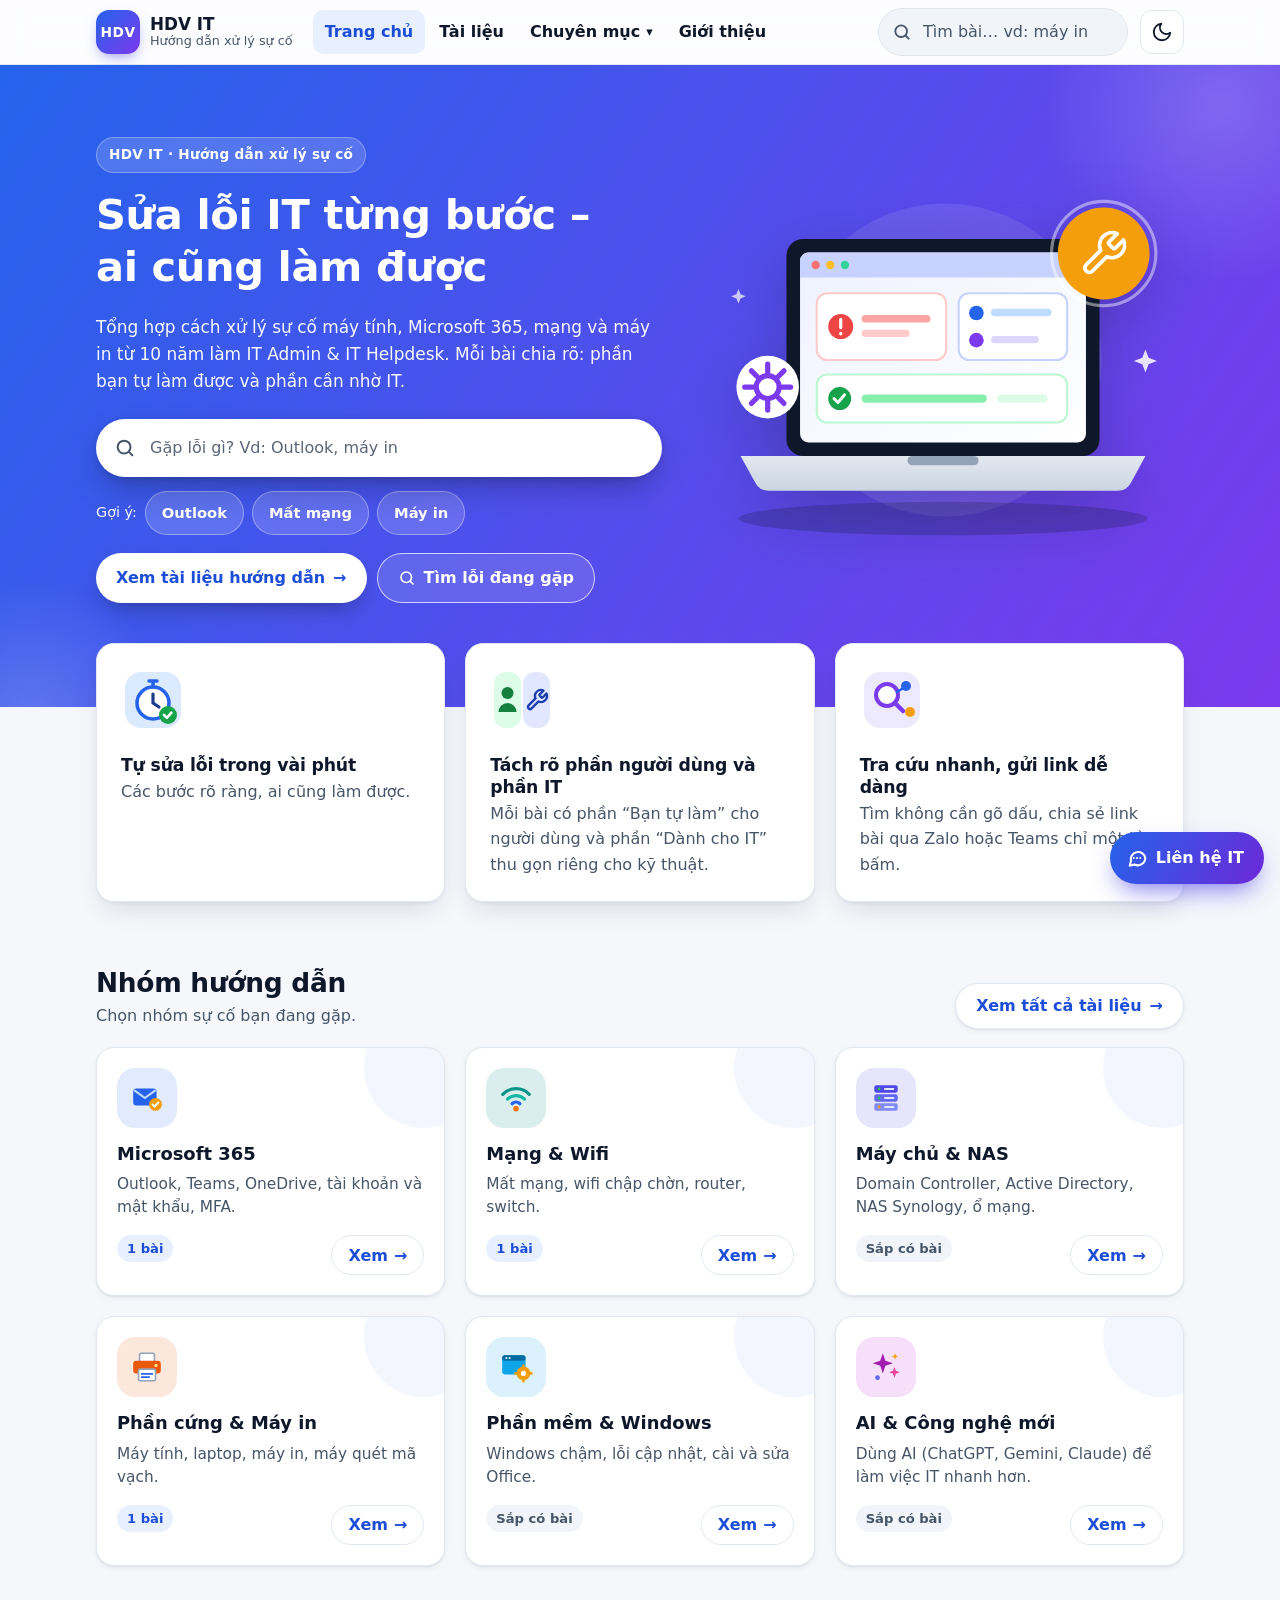
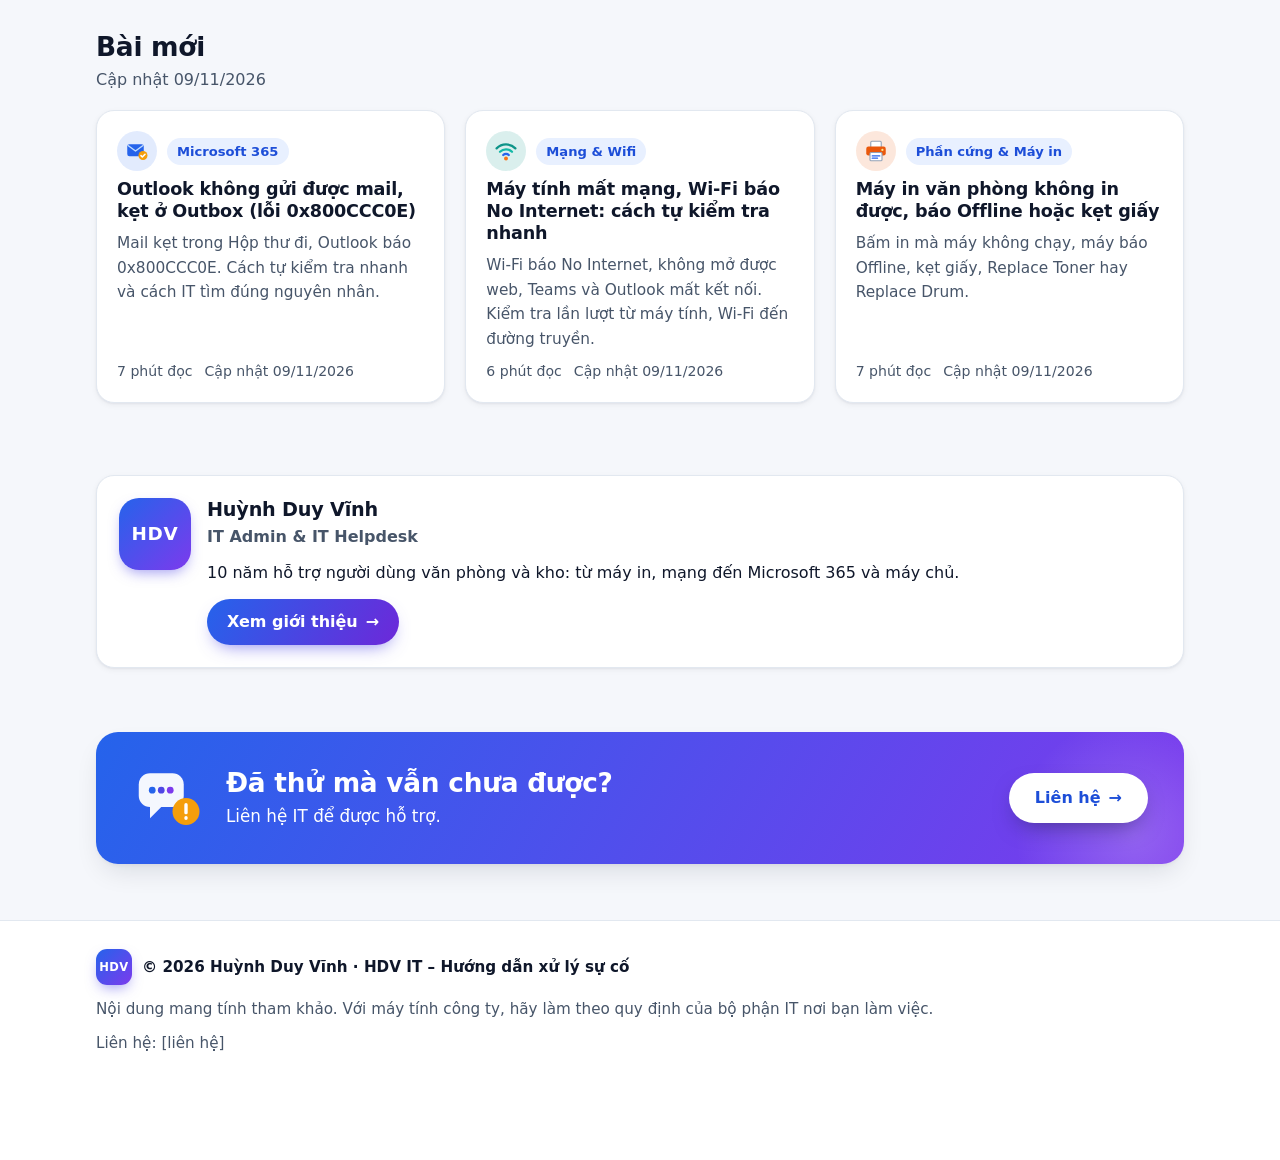
<file: index.html>
<!doctype html>
<html lang="vi" class="no-js">
<head>
<meta charset="utf-8">
<meta name="viewport" content="width=device-width, initial-scale=1">
<title>HDV IT – Hướng dẫn xử lý sự cố</title>
<meta name="description" content="Sửa lỗi IT từng bước – ai cũng làm được. Cách xử lý sự cố máy tính, Microsoft 365, mạng và máy in, chia rõ phần bạn tự làm và phần cần nhờ IT.">
<script>(function(){var d=document.documentElement;d.classList.remove('no-js');try{var t=localStorage.getItem('hdv-theme');if(t==='dark'||t==='light')d.setAttribute('data-theme',t)}catch(e){}})();</script>
<link rel="canonical" href="https://bengau.io.vn/">
<meta property="og:type" content="website">
<meta property="og:locale" content="vi_VN">
<meta property="og:site_name" content="HDV IT">
<meta property="og:title" content="HDV IT – Hướng dẫn xử lý sự cố">
<meta property="og:description" content="Sửa lỗi IT từng bước – ai cũng làm được. Cách xử lý sự cố máy tính, Microsoft 365, mạng và máy in, chia rõ phần bạn tự làm và phần cần nhờ IT.">
<meta property="og:url" content="https://bengau.io.vn/">
<meta property="og:image" content="https://bengau.io.vn/assets/og-cover.png">
<meta property="og:image:width" content="1200">
<meta property="og:image:height" content="630">
<meta property="og:image:alt" content="HDV IT – Hướng dẫn xử lý sự cố">
<meta name="twitter:card" content="summary_large_image">
<meta name="twitter:title" content="HDV IT – Hướng dẫn xử lý sự cố">
<meta name="twitter:description" content="Sửa lỗi IT từng bước – ai cũng làm được. Cách xử lý sự cố máy tính, Microsoft 365, mạng và máy in, chia rõ phần bạn tự làm và phần cần nhờ IT.">
<meta name="twitter:image" content="https://bengau.io.vn/assets/og-cover.png">
<link rel="icon" href="assets/favicon.svg" type="image/svg+xml">
<link rel="stylesheet" href="assets/style.css">
<script src="assets/app.js" defer></script>
</head>
<body data-root="" data-trang="home" class="has-fab">
<a class="skip" href="#noi-dung">Bỏ qua, đến nội dung chính</a>

<header class="topbar">
  <div class="wrap bar">
    <a class="brand" href="index.html" aria-label="HDV IT – Trang chủ">
      <span class="logo" aria-hidden="true">HDV</span>
      <span class="brand-text"><strong>HDV IT</strong><small>Hướng dẫn xử lý sự cố</small></span>
    </a>
    <nav id="menu" class="nav" aria-label="Menu chính">
      <a href="index.html" aria-current="page">Trang chủ</a>
      <a href="tai-lieu.html">Tài liệu</a>
      <div class="nav-group">
        <a class="nav-group-title" href="index.html#chuyen-muc">Chuyên mục</a>
        <div class="nav-sub">
          <a href="chuyen-muc/microsoft-365.html">Microsoft 365</a>
          <a href="chuyen-muc/mang-wifi.html">Mạng &amp; Wifi</a>
          <a href="chuyen-muc/may-chu-nas.html">Máy chủ &amp; NAS</a>
          <a href="chuyen-muc/phan-cung-may-in.html">Phần cứng &amp; Máy in</a>
          <a href="chuyen-muc/phan-mem-windows.html">Phần mềm &amp; Windows</a>
          <a href="chuyen-muc/ai-cong-nghe.html">AI &amp; Công nghệ mới</a>
        </div>
      </div>
      <a href="gioi-thieu.html">Giới thiệu</a>
    </nav>
    <div class="hsearch" id="tim-nhanh">
      <form class="hs-form" role="search" action="tai-lieu.html">
        <label for="tim-dau" class="visually-hidden">Tìm bài hướng dẫn</label>
        <div class="hs-field">
          <svg viewBox="0 0 24 24" fill="none" stroke="currentColor" stroke-width="2.2" stroke-linecap="round" aria-hidden="true" focusable="false"><circle cx="11" cy="11" r="7"/><path d="m20 20-3.5-3.5"/></svg>
          <input id="tim-dau" name="q" type="search" autocomplete="off" placeholder="Tìm bài… vd: máy in" role="combobox" aria-expanded="false" aria-controls="kq-dau" aria-autocomplete="list">
        </div>
        <p id="tt-dau" class="visually-hidden" role="status" aria-atomic="true"></p>
        <div id="kq-dau-khung" class="hs-results" hidden>
          <p id="kq-dau-tb" class="hs-msg"></p>
          <ul id="kq-dau" class="hs-list" role="listbox" aria-label="Kết quả tìm kiếm"></ul>
        </div>
      </form>
    </div>
    <div class="bar-actions">
      <button class="icon-btn search-toggle" type="button" aria-label="Tìm kiếm" title="Tìm kiếm" aria-expanded="false" aria-controls="tim-nhanh">
        <svg viewBox="0 0 24 24" fill="none" stroke="currentColor" stroke-width="2.2" stroke-linecap="round" aria-hidden="true" focusable="false"><circle cx="11" cy="11" r="7"/><path d="m20 20-3.5-3.5"/></svg>
      </button>
      <button class="icon-btn theme-btn" type="button" aria-label="Chế độ tối" title="Chế độ tối" aria-pressed="false">
        <svg class="i-moon" viewBox="0 0 24 24" fill="none" stroke="currentColor" stroke-width="2" stroke-linecap="round" stroke-linejoin="round" aria-hidden="true" focusable="false"><path d="M21 12.8A9 9 0 1 1 11.2 3a7 7 0 0 0 9.8 9.8z"/></svg>
        <svg class="i-sun" viewBox="0 0 24 24" fill="none" stroke="currentColor" stroke-width="2" stroke-linecap="round" aria-hidden="true" focusable="false"><circle cx="12" cy="12" r="4"/><path d="M12 2v2M12 20v2M4.9 4.9l1.4 1.4M17.7 17.7l1.4 1.4M2 12h2M20 12h2M4.9 19.1l1.4-1.4M17.7 6.3l1.4-1.4"/></svg>
      </button>
      <button class="icon-btn nav-toggle menu-btn" type="button" aria-expanded="false" aria-controls="menu"><span aria-hidden="true">☰</span> Menu</button>
    </div>
  </div>
</header>

<main id="noi-dung" tabindex="-1">
  <section class="hero" aria-labelledby="tieu-de-chinh">
    <div class="wrap hero-grid">
     <div class="hero-text">
      <span class="eyebrow">HDV IT · Hướng dẫn xử lý sự cố</span>
      <h1 id="tieu-de-chinh">Sửa lỗi IT từng bước – ai cũng làm được</h1>
      <p class="hero-lead">Tổng hợp cách xử lý sự cố máy tính, Microsoft 365, mạng và máy in từ 10 năm làm IT Admin &amp; IT Helpdesk. Mỗi bài chia rõ: phần bạn tự làm được và phần cần nhờ IT.</p>

      <form class="search" role="search" action="#">
        <label for="tim" class="visually-hidden">Tìm bài hướng dẫn</label>
        <div class="search-field">
          <svg viewBox="0 0 24 24" fill="none" stroke="currentColor" stroke-width="2.2" stroke-linecap="round" aria-hidden="true" focusable="false"><circle cx="11" cy="11" r="7"/><path d="m20 20-3.5-3.5"/></svg>
          <input id="tim" type="search" autocomplete="off" placeholder="Gặp lỗi gì? Vd: Outlook, máy in" aria-controls="ket-qua">
        </div>
        <div class="chips">
          <span>Gợi ý:</span>
          <button class="chip-btn" type="button" data-goi-y="Outlook">Outlook</button>
          <button class="chip-btn" type="button" data-goi-y="mất mạng">Mất mạng</button>
          <button class="chip-btn" type="button" data-goi-y="máy in">Máy in</button>
        </div>
        <p id="trang-thai-tim" class="visually-hidden" role="status" aria-atomic="true"></p>
        <div id="ket-qua" class="results" hidden></div>
      </form>

      <div class="hero-cta">
        <a class="btn btn-white" href="tai-lieu.html">Xem tài liệu hướng dẫn <span aria-hidden="true">→</span></a>
        <a class="btn btn-line" href="#tim" data-tim-focus><svg viewBox="0 0 24 24" fill="none" stroke="currentColor" stroke-width="2.2" stroke-linecap="round" aria-hidden="true" focusable="false"><circle cx="11" cy="11" r="7"/><path d="m20 20-3.5-3.5"/></svg>Tìm lỗi đang gặp</a>
      </div>
     </div>

      <div class="hero-art" aria-hidden="true">
        <svg viewBox="0 0 460 340" focusable="false">
          <defs>
            <linearGradient id="hg-man" x1="0" y1="0" x2="1" y2="1"><stop offset="0" stop-color="#eef2ff"/><stop offset="1" stop-color="#ffffff"/></linearGradient>
            <linearGradient id="hg-de" x1="0" y1="0" x2="0" y2="1"><stop offset="0" stop-color="#e2e8f0"/><stop offset="1" stop-color="#cbd5e1"/></linearGradient>
          </defs>
          <circle cx="232" cy="160" r="150" fill="#ffffff" opacity=".09"/>
          <ellipse cx="230" cy="312" rx="196" ry="16" fill="#0f172a" opacity=".22"/>
          <!-- Nắp laptop + màn hình -->
          <rect x="80" y="44" width="300" height="208" rx="16" fill="#0f172a"/>
          <rect x="93" y="57" width="274" height="182" rx="8" fill="url(#hg-man)"/>
          <path d="M101 57h258a8 8 0 0 1 8 8v16H93V65a8 8 0 0 1 8-8z" fill="#c7d2fe"/>
          <circle cx="108" cy="69" r="4" fill="#f87171"/><circle cx="122" cy="69" r="4" fill="#fbbf24"/><circle cx="136" cy="69" r="4" fill="#34d399"/>
          <!-- Thẻ báo lỗi -->
          <rect x="109" y="96" width="124" height="64" rx="10" fill="#ffffff" stroke="#fecaca" stroke-width="2"/>
          <circle cx="132" cy="128" r="12" fill="#ef4444"/>
          <path d="M132 121v8M132 134.5v.5" stroke="#ffffff" stroke-width="3" stroke-linecap="round"/>
          <rect x="152" y="117" width="66" height="7" rx="3.5" fill="#fca5a5"/>
          <rect x="152" y="131" width="46" height="7" rx="3.5" fill="#fecaca"/>
          <!-- Thẻ các bước -->
          <rect x="245" y="96" width="104" height="64" rx="10" fill="#ffffff" stroke="#c7d2fe" stroke-width="2"/>
          <circle cx="262" cy="115" r="7" fill="#2563eb"/><rect x="276" y="111" width="58" height="7" rx="3.5" fill="#bfdbfe"/>
          <circle cx="262" cy="141" r="7" fill="#7c3aed"/><rect x="276" y="137" width="46" height="7" rx="3.5" fill="#ddd6fe"/>
          <!-- Thẻ đã xong -->
          <rect x="109" y="174" width="240" height="46" rx="10" fill="#ffffff" stroke="#bbf7d0" stroke-width="2"/>
          <circle cx="131" cy="197" r="11" fill="#16a34a"/>
          <path d="m125.5 197 3.8 3.8 6.4-7.4" fill="none" stroke="#ffffff" stroke-width="2.8" stroke-linecap="round" stroke-linejoin="round"/>
          <rect x="152" y="193" width="120" height="8" rx="4" fill="#86efac"/>
          <rect x="282" y="193" width="48" height="8" rx="4" fill="#dcfce7"/>
          <!-- Đế laptop -->
          <path d="M36 252h388l-14 26a14 14 0 0 1-12.3 7.3H62.3A14 14 0 0 1 50 277.5z" fill="url(#hg-de)"/>
          <rect x="196" y="252" width="68" height="9" rx="4.5" fill="#94a3b8"/>
          <!-- Huy hiệu sửa lỗi (cờ lê) -->
          <circle cx="384" cy="58" r="44" fill="#f59e0b"/>
          <circle cx="384" cy="58" r="50" fill="none" stroke="#ffffff" stroke-width="3" opacity=".45"/>
          <path transform="translate(360 34) scale(2)" d="M14.7 6.3a1 1 0 0 0 0 1.4l1.6 1.6a1 1 0 0 0 1.4 0l3.77-3.77a6 6 0 0 1-7.94 7.94l-6.91 6.91a2.12 2.12 0 0 1-3-3l6.91-6.91a6 6 0 0 1 7.94-7.94l-3.76 3.76z" fill="none" stroke="#ffffff" stroke-width="1.8" stroke-linecap="round" stroke-linejoin="round"/>
          <!-- Huy hiệu bánh răng -->
          <circle cx="62" cy="186" r="30" fill="#ffffff"/>
          <circle cx="62" cy="186" r="11" fill="none" stroke="#7c3aed" stroke-width="5"/>
          <path d="M62 164v8M62 200v8M40 186h8M76 186h8M46.4 170.4l5.7 5.7M71.9 195.9l5.7 5.7M46.4 201.6l5.7-5.7M71.9 176.1l5.7-5.7" stroke="#7c3aed" stroke-width="5" stroke-linecap="round"/>
          <!-- Lấp lánh -->
          <path d="M424 150l3 8 8 3-8 3-3 8-3-8-8-3 8-3z" fill="#ffffff" opacity=".85"/>
          <path d="M34 92l2 5 5 2-5 2-2 5-2-5-5-2 5-2z" fill="#ffffff" opacity=".7"/>
        </svg>
      </div>
    </div>
  </section>

  <section class="section values-sec" aria-labelledby="h-gia-tri">
    <div class="wrap">
      <h2 id="h-gia-tri" class="visually-hidden">Điểm nổi bật</h2>
      <div class="values">
        <div class="card value reveal">
          <svg viewBox="0 0 64 64" aria-hidden="true" focusable="false">
            <rect x="4" y="4" width="56" height="56" rx="16" fill="#dbeafe"/>
            <circle cx="32" cy="35" r="16" fill="#ffffff" stroke="#2563eb" stroke-width="3.5"/>
            <path d="M28 13h8M32 13v6" stroke="#2563eb" stroke-width="3.5" stroke-linecap="round"/>
            <path d="M32 35V26M32 35l6 4" stroke="#1e3a8a" stroke-width="3.2" stroke-linecap="round"/>
            <circle cx="47" cy="47" r="9" fill="#16a34a"/>
            <path d="m43 47 2.8 2.8 4.6-5.2" fill="none" stroke="#ffffff" stroke-width="2.6" stroke-linecap="round" stroke-linejoin="round"/>
          </svg>
          <h3>Tự sửa lỗi trong vài phút</h3>
          <p>Các bước rõ ràng, ai cũng làm được.</p>
        </div>
        <div class="card value reveal">
          <svg viewBox="0 0 64 64" aria-hidden="true" focusable="false">
            <rect x="4" y="4" width="27" height="56" rx="12" fill="#dcfce7"/>
            <rect x="33" y="4" width="27" height="56" rx="12" fill="#e0e7ff"/>
            <circle cx="17.5" cy="25" r="6" fill="#15803d"/>
            <path d="M8.5 44a9 9 0 0 1 18 0" fill="#15803d"/>
            <path transform="translate(35 20) scale(1)" d="M14.7 6.3a1 1 0 0 0 0 1.4l1.6 1.6a1 1 0 0 0 1.4 0l3.77-3.77a6 6 0 0 1-7.94 7.94l-6.91 6.91a2.12 2.12 0 0 1-3-3l6.91-6.91a6 6 0 0 1 7.94-7.94l-3.76 3.76z" fill="none" stroke="#1e40af" stroke-width="2.4" stroke-linecap="round" stroke-linejoin="round"/>
          </svg>
          <h3>Tách rõ phần người dùng và phần IT</h3>
          <p>Mỗi bài có phần “Bạn tự làm” cho người dùng và phần “Dành cho IT” thu gọn riêng cho kỹ thuật.</p>
        </div>
        <div class="card value reveal">
          <svg viewBox="0 0 64 64" aria-hidden="true" focusable="false">
            <rect x="4" y="4" width="56" height="56" rx="16" fill="#ede9fe"/>
            <circle cx="27" cy="27" r="11" fill="#ffffff" stroke="#7c3aed" stroke-width="4"/>
            <path d="m35 35 8 8" stroke="#7c3aed" stroke-width="4.5" stroke-linecap="round"/>
            <circle cx="46" cy="18" r="5" fill="#2563eb"/>
            <circle cx="50" cy="44" r="5" fill="#f59e0b"/>
            <path d="M42.5 20.5 37 24" stroke="#2563eb" stroke-width="2.4" stroke-linecap="round"/>
          </svg>
          <h3>Tra cứu nhanh, gửi link dễ dàng</h3>
          <p>Tìm không cần gõ dấu, chia sẻ link bài qua Zalo hoặc Teams chỉ một lần bấm.</p>
        </div>
      </div>
    </div>
  </section>

  <section class="section" id="chuyen-muc" aria-labelledby="h-chuyen-muc">
    <div class="wrap">
      <div class="section-head">
        <div>
          <h2 id="h-chuyen-muc">Nhóm hướng dẫn</h2>
          <p>Chọn nhóm sự cố bạn đang gặp.</p>
        </div>
        <a class="btn ghost" href="tai-lieu.html">Xem tất cả tài liệu <span aria-hidden="true">→</span></a>
      </div>
      <div class="cat-grid big">
        <a class="cat-card reveal" href="chuyen-muc/microsoft-365.html">
          <span class="ic t-m365" data-icon="microsoft-365" aria-hidden="true"></span>
          <span class="cat-name">Microsoft 365</span>
          <span class="cat-desc">Outlook, Teams, OneDrive, tài khoản và mật khẩu, MFA.</span>
          <span class="cat-foot"><span class="cat-count" data-dem="microsoft-365">1 bài</span><span class="cat-go">Xem <span aria-hidden="true">→</span></span></span>
        </a>
        <a class="cat-card reveal" href="chuyen-muc/mang-wifi.html">
          <span class="ic t-net" data-icon="mang-wifi" aria-hidden="true"></span>
          <span class="cat-name">Mạng &amp; Wifi</span>
          <span class="cat-desc">Mất mạng, wifi chập chờn, router, switch.</span>
          <span class="cat-foot"><span class="cat-count" data-dem="mang-wifi">1 bài</span><span class="cat-go">Xem <span aria-hidden="true">→</span></span></span>
        </a>
        <a class="cat-card reveal" href="chuyen-muc/may-chu-nas.html">
          <span class="ic t-nas" data-icon="may-chu-nas" aria-hidden="true"></span>
          <span class="cat-name">Máy chủ &amp; NAS</span>
          <span class="cat-desc">Domain Controller, Active Directory, NAS Synology, ổ mạng.</span>
          <span class="cat-foot"><span class="cat-count zero" data-dem="may-chu-nas">Sắp có bài</span><span class="cat-go">Xem <span aria-hidden="true">→</span></span></span>
        </a>
        <a class="cat-card reveal" href="chuyen-muc/phan-cung-may-in.html">
          <span class="ic t-hw" data-icon="phan-cung-may-in" aria-hidden="true"></span>
          <span class="cat-name">Phần cứng &amp; Máy in</span>
          <span class="cat-desc">Máy tính, laptop, máy in, máy quét mã vạch.</span>
          <span class="cat-foot"><span class="cat-count" data-dem="phan-cung-may-in">1 bài</span><span class="cat-go">Xem <span aria-hidden="true">→</span></span></span>
        </a>
        <a class="cat-card reveal" href="chuyen-muc/phan-mem-windows.html">
          <span class="ic t-win" data-icon="phan-mem-windows" aria-hidden="true"></span>
          <span class="cat-name">Phần mềm &amp; Windows</span>
          <span class="cat-desc">Windows chậm, lỗi cập nhật, cài và sửa Office.</span>
          <span class="cat-foot"><span class="cat-count zero" data-dem="phan-mem-windows">Sắp có bài</span><span class="cat-go">Xem <span aria-hidden="true">→</span></span></span>
        </a>
        <a class="cat-card reveal" href="chuyen-muc/ai-cong-nghe.html">
          <span class="ic t-ai" data-icon="ai-cong-nghe" aria-hidden="true"></span>
          <span class="cat-name">AI &amp; Công nghệ mới</span>
          <span class="cat-desc">Dùng AI (ChatGPT, Gemini, Claude) để làm việc IT nhanh hơn.</span>
          <span class="cat-foot"><span class="cat-count zero" data-dem="ai-cong-nghe">Sắp có bài</span><span class="cat-go">Xem <span aria-hidden="true">→</span></span></span>
        </a>
      </div>
    </div>
  </section>

  <section class="section" aria-labelledby="h-bai-moi">
    <div class="wrap">
      <div class="section-head">
        <div>
          <h2 id="h-bai-moi">Bài mới</h2>
          <p>Cập nhật 09/11/2026</p>
        </div>
      </div>
      <div class="post-grid">
        <a class="post-card reveal" href="bai-viet/loi-outlook-0x800ccc0e.html">
          <span class="post-top"><span class="ic t-m365" data-icon="microsoft-365" aria-hidden="true"></span><span class="chip">Microsoft 365</span></span>
          <h3>Outlook không gửi được mail, kẹt ở Outbox (lỗi 0x800CCC0E)</h3>
          <p>Mail kẹt trong Hộp thư đi, Outlook báo 0x800CCC0E. Cách tự kiểm tra nhanh và cách IT tìm đúng nguyên nhân.</p>
          <span class="post-meta"><span>7 phút đọc</span><span>Cập nhật 09/11/2026</span></span>
        </a>
        <a class="post-card reveal" href="bai-viet/mat-mang-khong-vao-internet.html">
          <span class="post-top"><span class="ic t-net" data-icon="mang-wifi" aria-hidden="true"></span><span class="chip">Mạng &amp; Wifi</span></span>
          <h3>Máy tính mất mạng, Wi-Fi báo No Internet: cách tự kiểm tra nhanh</h3>
          <p>Wi-Fi báo No Internet, không mở được web, Teams và Outlook mất kết nối. Kiểm tra lần lượt từ máy tính, Wi-Fi đến đường truyền.</p>
          <span class="post-meta"><span>6 phút đọc</span><span>Cập nhật 09/11/2026</span></span>
        </a>
        <a class="post-card reveal" href="bai-viet/may-in-van-phong-khong-in.html">
          <span class="post-top"><span class="ic t-hw" data-icon="phan-cung-may-in" aria-hidden="true"></span><span class="chip">Phần cứng &amp; Máy in</span></span>
          <h3>Máy in văn phòng không in được, báo Offline hoặc kẹt giấy</h3>
          <p>Bấm in mà máy không chạy, máy báo Offline, kẹt giấy, Replace Toner hay Replace Drum.</p>
          <span class="post-meta"><span>7 phút đọc</span><span>Cập nhật 09/11/2026</span></span>
        </a>
      </div>
    </div>
  </section>

  <section class="section" aria-labelledby="h-tac-gia">
    <div class="wrap">
      <h2 id="h-tac-gia" class="visually-hidden">Về tác giả</h2>
      <div class="card author reveal">
        <span class="logo xl" aria-hidden="true">HDV</span>
        <div>
          <h3>Huỳnh Duy Vĩnh</h3>
          <p class="role">IT Admin &amp; IT Helpdesk</p>
          <p>10 năm hỗ trợ người dùng văn phòng và kho: từ máy in, mạng đến Microsoft 365 và máy chủ.</p>
          <a class="btn" href="gioi-thieu.html">Xem giới thiệu <span aria-hidden="true">→</span></a>
        </div>
      </div>
    </div>
  </section>

  <section class="section" aria-labelledby="h-cta">
    <div class="wrap">
      <div class="cta reveal">
        <svg class="cta-art" viewBox="0 0 64 64" aria-hidden="true" focusable="false">
          <rect x="6" y="10" width="40" height="30" rx="10" fill="#ffffff" opacity=".95"/>
          <path d="M16 40v10l10-10z" fill="#ffffff" opacity=".95"/>
          <circle cx="18" cy="25" r="3" fill="#2563eb"/><circle cx="26" cy="25" r="3" fill="#4f46e5"/><circle cx="34" cy="25" r="3" fill="#7c3aed"/>
          <circle cx="48" cy="44" r="12" fill="#f59e0b"/>
          <path d="M48 38v7M48 49.5v.5" stroke="#ffffff" stroke-width="3" stroke-linecap="round"/>
        </svg>
        <div class="cta-text">
          <h2 id="h-cta">Đã thử mà vẫn chưa được?</h2>
          <p>Liên hệ IT để được hỗ trợ.</p>
        </div>
        <a class="btn btn-white" href="gioi-thieu.html#lien-he">Liên hệ <span aria-hidden="true">→</span></a>
      </div>
    </div>
  </section>
</main>

<a class="fab-contact" href="gioi-thieu.html#lien-he"><svg viewBox="0 0 24 24" fill="none" stroke="currentColor" stroke-width="2.2" stroke-linecap="round" stroke-linejoin="round" aria-hidden="true" focusable="false"><path d="M21 12a8 8 0 0 1-11.6 7.1L4 20.5l1.4-5A8 8 0 1 1 21 12z"/><path d="M8.5 12h.01M12 12h.01M15.5 12h.01"/></svg>Liên hệ IT</a>

<footer class="footer">
  <div class="wrap">
    <div class="brand-line"><span class="logo" aria-hidden="true">HDV</span><strong>© 2026 Huỳnh Duy Vĩnh · HDV IT – Hướng dẫn xử lý sự cố</strong></div>
    <p>Nội dung mang tính tham khảo. Với máy tính công ty, hãy làm theo quy định của bộ phận IT nơi bạn làm việc.</p>
    <p>Liên hệ: [liên hệ]</p>
  </div>
</footer>
</body>
</html>
</file>
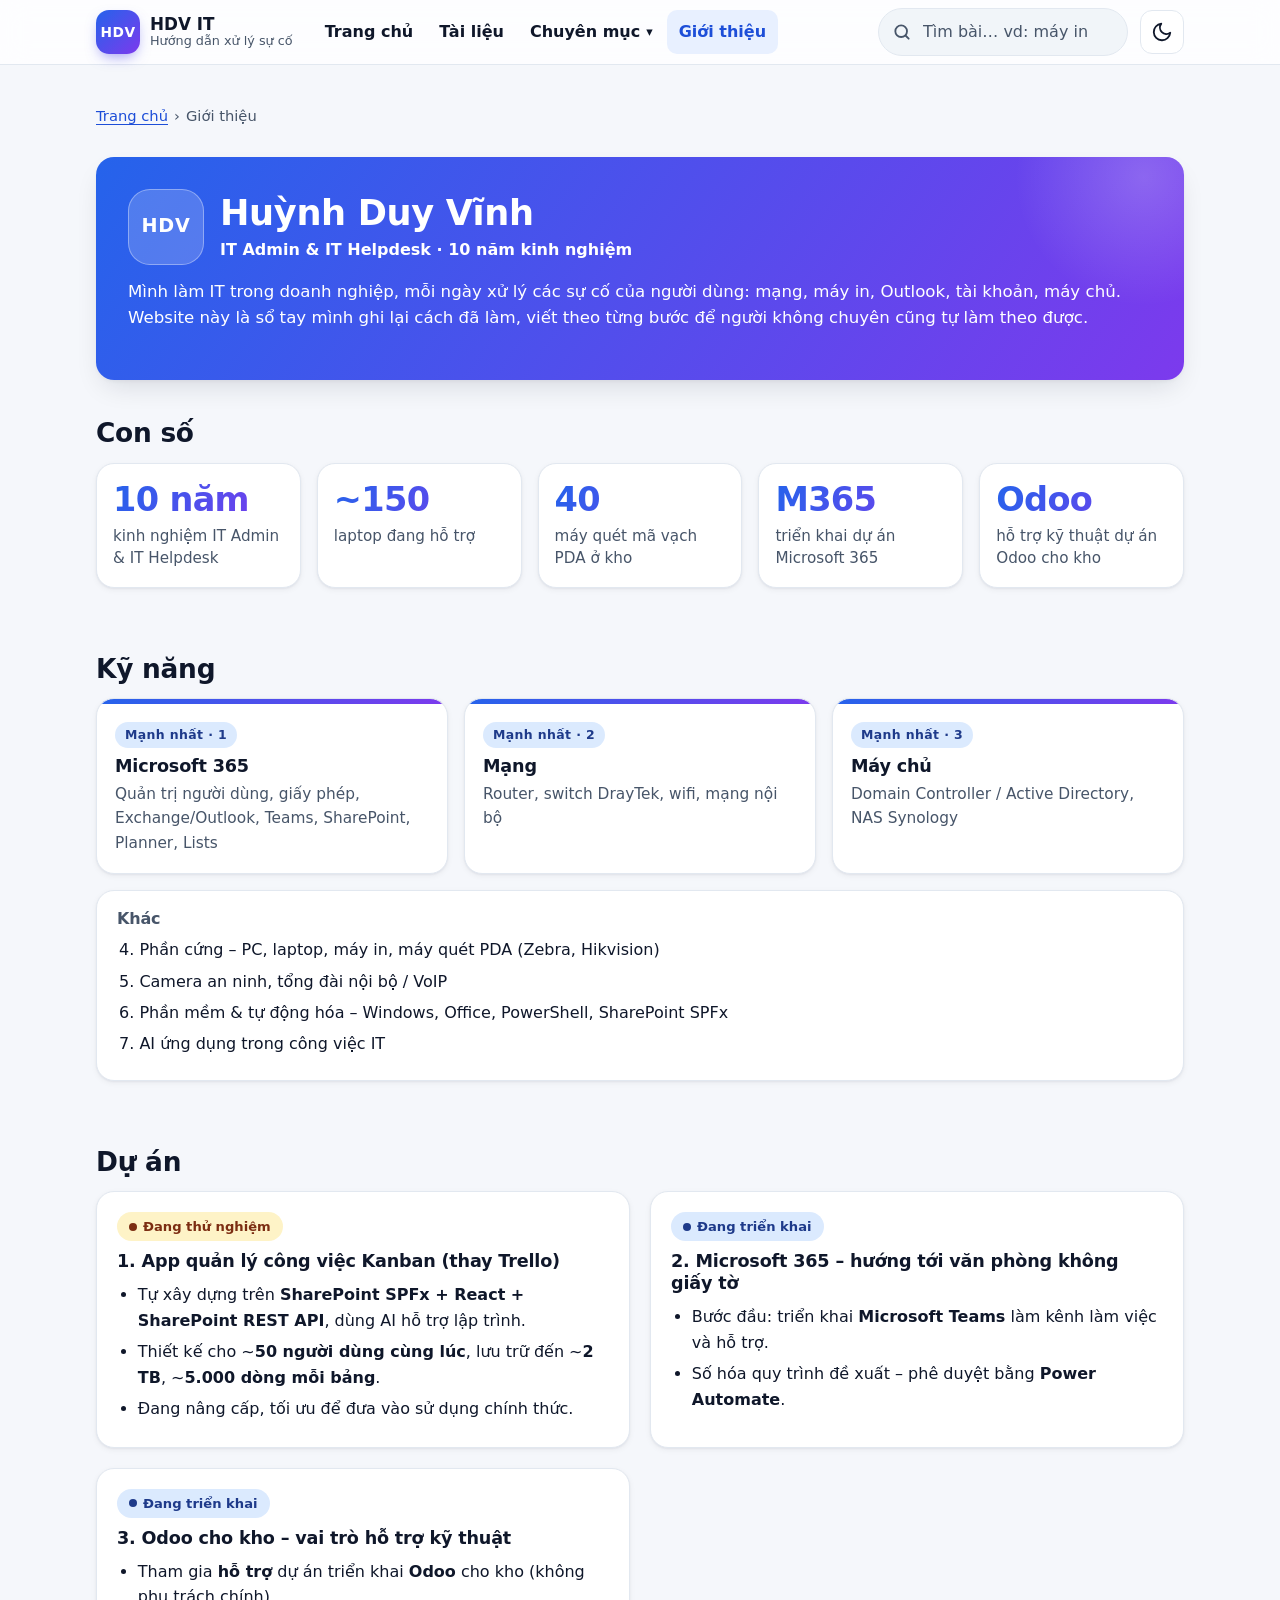
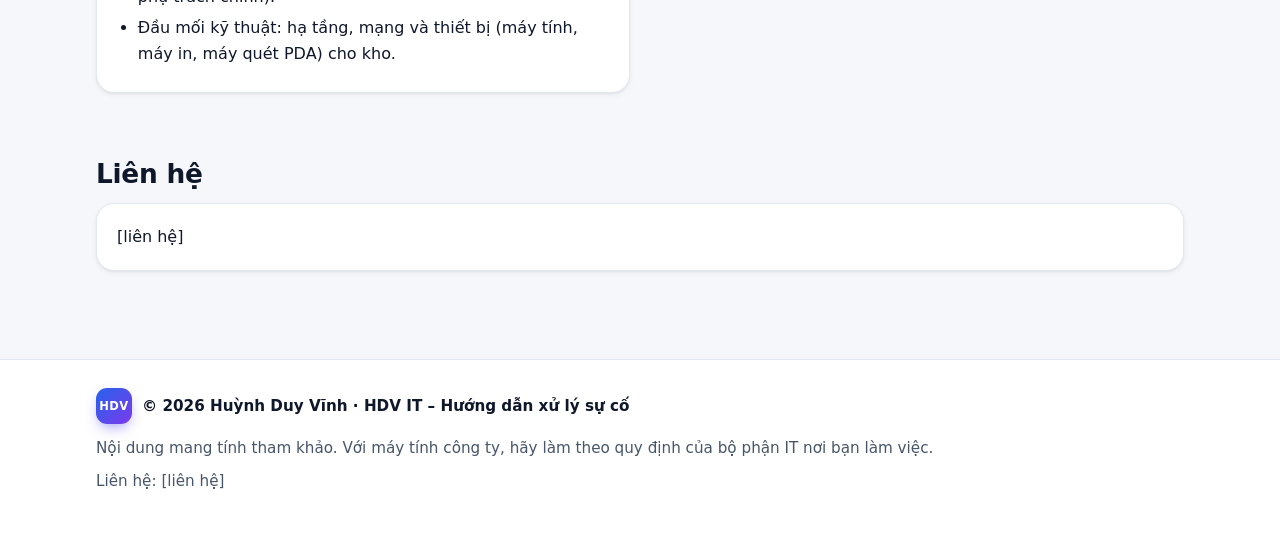
<file: gioi-thieu.html>
<!doctype html>
<html lang="vi" class="no-js">
<head>
<meta charset="utf-8">
<meta name="viewport" content="width=device-width, initial-scale=1">
<title>Giới thiệu – Huỳnh Duy Vĩnh, IT Admin &amp; IT Helpdesk | HDV IT</title>
<meta name="description" content="Huỳnh Duy Vĩnh – IT Admin &amp; IT Helpdesk, 10 năm kinh nghiệm. Kỹ năng Microsoft 365, mạng, máy chủ và các dự án đang làm.">
<script>(function(){var d=document.documentElement;d.classList.remove('no-js');try{var t=localStorage.getItem('hdv-theme');if(t==='dark'||t==='light')d.setAttribute('data-theme',t)}catch(e){}})();</script>
<link rel="canonical" href="https://bengau.io.vn/gioi-thieu.html">
<meta property="og:type" content="website">
<meta property="og:locale" content="vi_VN">
<meta property="og:site_name" content="HDV IT">
<meta property="og:title" content="Giới thiệu – Huỳnh Duy Vĩnh, IT Admin &amp; IT Helpdesk | HDV IT">
<meta property="og:description" content="Huỳnh Duy Vĩnh – IT Admin &amp; IT Helpdesk, 10 năm kinh nghiệm. Kỹ năng Microsoft 365, mạng, máy chủ và các dự án đang làm.">
<meta property="og:url" content="https://bengau.io.vn/gioi-thieu.html">
<meta property="og:image" content="https://bengau.io.vn/assets/og-cover.png">
<meta property="og:image:width" content="1200">
<meta property="og:image:height" content="630">
<meta property="og:image:alt" content="HDV IT – Hướng dẫn xử lý sự cố">
<meta name="twitter:card" content="summary_large_image">
<meta name="twitter:title" content="Giới thiệu – Huỳnh Duy Vĩnh, IT Admin &amp; IT Helpdesk | HDV IT">
<meta name="twitter:description" content="Huỳnh Duy Vĩnh – IT Admin &amp; IT Helpdesk, 10 năm kinh nghiệm. Kỹ năng Microsoft 365, mạng, máy chủ và các dự án đang làm.">
<meta name="twitter:image" content="https://bengau.io.vn/assets/og-cover.png">
<link rel="icon" href="assets/favicon.svg" type="image/svg+xml">
<link rel="stylesheet" href="assets/style.css">
<script src="assets/app.js" defer></script>
</head>
<body data-root="">
<a class="skip" href="#noi-dung">Bỏ qua, đến nội dung chính</a>

<header class="topbar">
  <div class="wrap bar">
    <a class="brand" href="index.html" aria-label="HDV IT – Trang chủ">
      <span class="logo" aria-hidden="true">HDV</span>
      <span class="brand-text"><strong>HDV IT</strong><small>Hướng dẫn xử lý sự cố</small></span>
    </a>
    <nav id="menu" class="nav" aria-label="Menu chính">
      <a href="index.html">Trang chủ</a>
      <a href="tai-lieu.html">Tài liệu</a>
      <div class="nav-group">
        <a class="nav-group-title" href="index.html#chuyen-muc">Chuyên mục</a>
        <div class="nav-sub">
          <a href="chuyen-muc/microsoft-365.html">Microsoft 365</a>
          <a href="chuyen-muc/mang-wifi.html">Mạng &amp; Wifi</a>
          <a href="chuyen-muc/may-chu-nas.html">Máy chủ &amp; NAS</a>
          <a href="chuyen-muc/phan-cung-may-in.html">Phần cứng &amp; Máy in</a>
          <a href="chuyen-muc/phan-mem-windows.html">Phần mềm &amp; Windows</a>
          <a href="chuyen-muc/ai-cong-nghe.html">AI &amp; Công nghệ mới</a>
        </div>
      </div>
      <a href="gioi-thieu.html" aria-current="page">Giới thiệu</a>
    </nav>
    <div class="hsearch" id="tim-nhanh">
      <form class="hs-form" role="search" action="tai-lieu.html">
        <label for="tim-dau" class="visually-hidden">Tìm bài hướng dẫn</label>
        <div class="hs-field">
          <svg viewBox="0 0 24 24" fill="none" stroke="currentColor" stroke-width="2.2" stroke-linecap="round" aria-hidden="true" focusable="false"><circle cx="11" cy="11" r="7"/><path d="m20 20-3.5-3.5"/></svg>
          <input id="tim-dau" name="q" type="search" autocomplete="off" placeholder="Tìm bài… vd: máy in" role="combobox" aria-expanded="false" aria-controls="kq-dau" aria-autocomplete="list">
        </div>
        <p id="tt-dau" class="visually-hidden" role="status" aria-atomic="true"></p>
        <div id="kq-dau-khung" class="hs-results" hidden>
          <p id="kq-dau-tb" class="hs-msg"></p>
          <ul id="kq-dau" class="hs-list" role="listbox" aria-label="Kết quả tìm kiếm"></ul>
        </div>
      </form>
    </div>
    <div class="bar-actions">
      <button class="icon-btn search-toggle" type="button" aria-label="Tìm kiếm" title="Tìm kiếm" aria-expanded="false" aria-controls="tim-nhanh">
        <svg viewBox="0 0 24 24" fill="none" stroke="currentColor" stroke-width="2.2" stroke-linecap="round" aria-hidden="true" focusable="false"><circle cx="11" cy="11" r="7"/><path d="m20 20-3.5-3.5"/></svg>
      </button>
      <button class="icon-btn theme-btn" type="button" aria-label="Chế độ tối" title="Chế độ tối" aria-pressed="false">
        <svg class="i-moon" viewBox="0 0 24 24" fill="none" stroke="currentColor" stroke-width="2" stroke-linecap="round" stroke-linejoin="round" aria-hidden="true" focusable="false"><path d="M21 12.8A9 9 0 1 1 11.2 3a7 7 0 0 0 9.8 9.8z"/></svg>
        <svg class="i-sun" viewBox="0 0 24 24" fill="none" stroke="currentColor" stroke-width="2" stroke-linecap="round" aria-hidden="true" focusable="false"><circle cx="12" cy="12" r="4"/><path d="M12 2v2M12 20v2M4.9 4.9l1.4 1.4M17.7 17.7l1.4 1.4M2 12h2M20 12h2M4.9 19.1l1.4-1.4M17.7 6.3l1.4-1.4"/></svg>
      </button>
      <button class="icon-btn nav-toggle menu-btn" type="button" aria-expanded="false" aria-controls="menu"><span aria-hidden="true">☰</span> Menu</button>
    </div>
  </div>
</header>

<main id="noi-dung" tabindex="-1" class="page">
  <div class="wrap">
    <nav class="crumbs" aria-label="Đường dẫn">
      <ol>
        <li><a href="index.html">Trang chủ</a></li>
        <li aria-current="page">Giới thiệu</li>
      </ol>
    </nav>

    <section class="card profile" aria-labelledby="h-tac-gia">
      <div class="profile-top">
        <span class="logo" aria-hidden="true">HDV</span>
        <div>
          <h1 id="h-tac-gia">Huỳnh Duy Vĩnh</h1>
          <p class="role">IT Admin &amp; IT Helpdesk · 10 năm kinh nghiệm</p>
        </div>
      </div>
      <blockquote>
        <p>Mình làm IT trong doanh nghiệp, mỗi ngày xử lý các sự cố của người dùng: mạng, máy in, Outlook, tài khoản, máy chủ. Website này là sổ tay mình ghi lại cách đã làm, viết theo từng bước để người không chuyên cũng tự làm theo được.</p>
      </blockquote>
    </section>

    <section class="section" style="padding-top:8px" aria-labelledby="h-con-so">
      <h2 id="h-con-so">Con số</h2>
      <div class="stats">
        <div class="card stat reveal"><span class="num">10 năm</span><span class="lbl">kinh nghiệm IT Admin &amp; IT Helpdesk</span></div>
        <div class="card stat reveal"><span class="num">~150</span><span class="lbl">laptop đang hỗ trợ</span></div>
        <div class="card stat reveal"><span class="num">40</span><span class="lbl">máy quét mã vạch PDA ở kho</span></div>
        <div class="card stat reveal"><span class="num">M365</span><span class="lbl">triển khai dự án Microsoft 365</span></div>
        <div class="card stat reveal"><span class="num">Odoo</span><span class="lbl">hỗ trợ kỹ thuật dự án Odoo cho kho</span></div>
      </div>
    </section>

    <section class="section" aria-labelledby="h-ky-nang">
      <h2 id="h-ky-nang">Kỹ năng</h2>
      <div class="skills-top">
        <div class="card skill reveal">
          <span class="rank">Mạnh nhất · 1</span>
          <h3>Microsoft 365</h3>
          <p>Quản trị người dùng, giấy phép, Exchange/Outlook, Teams, SharePoint, Planner, Lists</p>
        </div>
        <div class="card skill reveal">
          <span class="rank">Mạnh nhất · 2</span>
          <h3>Mạng</h3>
          <p>Router, switch DrayTek, wifi, mạng nội bộ</p>
        </div>
        <div class="card skill reveal">
          <span class="rank">Mạnh nhất · 3</span>
          <h3>Máy chủ</h3>
          <p>Domain Controller / Active Directory, NAS Synology</p>
        </div>
      </div>
      <div class="card skills-other reveal">
        <h3>Khác</h3>
        <ol start="4">
          <li>Phần cứng – PC, laptop, máy in, máy quét PDA (Zebra, Hikvision)</li>
          <li>Camera an ninh, tổng đài nội bộ / VoIP</li>
          <li>Phần mềm &amp; tự động hóa – Windows, Office, PowerShell, SharePoint SPFx</li>
          <li>AI ứng dụng trong công việc IT</li>
        </ol>
      </div>
    </section>

    <section class="section" aria-labelledby="h-du-an">
      <h2 id="h-du-an">Dự án</h2>
      <div class="projects">
        <article class="card project reveal">
          <span class="pill test">Đang thử nghiệm</span>
          <h3>1. App quản lý công việc Kanban (thay Trello)</h3>
          <ul>
            <li>Tự xây dựng trên <strong>SharePoint SPFx + React + SharePoint REST API</strong>, dùng AI hỗ trợ lập trình.</li>
            <li>Thiết kế cho ~<strong>50 người dùng cùng lúc</strong>, lưu trữ đến ~<strong>2 TB</strong>, ~<strong>5.000 dòng mỗi bảng</strong>.</li>
            <li>Đang nâng cấp, tối ưu để đưa vào sử dụng chính thức.</li>
          </ul>
        </article>
        <article class="card project reveal">
          <span class="pill deploy">Đang triển khai</span>
          <h3>2. Microsoft 365 – hướng tới văn phòng không giấy tờ</h3>
          <ul>
            <li>Bước đầu: triển khai <strong>Microsoft Teams</strong> làm kênh làm việc và hỗ trợ.</li>
            <li>Số hóa quy trình đề xuất – phê duyệt bằng <strong>Power Automate</strong>.</li>
          </ul>
        </article>
        <article class="card project reveal">
          <span class="pill deploy">Đang triển khai</span>
          <h3>3. Odoo cho kho – vai trò hỗ trợ kỹ thuật</h3>
          <ul>
            <li>Tham gia <strong>hỗ trợ</strong> dự án triển khai <strong>Odoo</strong> cho kho (không phụ trách chính).</li>
            <li>Đầu mối kỹ thuật: hạ tầng, mạng và thiết bị (máy tính, máy in, máy quét PDA) cho kho.</li>
          </ul>
        </article>
      </div>
    </section>

    <section class="section" id="lien-he" aria-labelledby="h-lien-he">
      <h2 id="h-lien-he">Liên hệ</h2>
      <div class="card contact reveal">
        <p style="margin:0">[liên hệ]</p>
      </div>
    </section>
  </div>
</main>

<footer class="footer">
  <div class="wrap">
    <div class="brand-line"><span class="logo" aria-hidden="true">HDV</span><strong>© 2026 Huỳnh Duy Vĩnh · HDV IT – Hướng dẫn xử lý sự cố</strong></div>
    <p>Nội dung mang tính tham khảo. Với máy tính công ty, hãy làm theo quy định của bộ phận IT nơi bạn làm việc.</p>
    <p>Liên hệ: [liên hệ]</p>
  </div>
</footer>
</body>
</html>
</file>
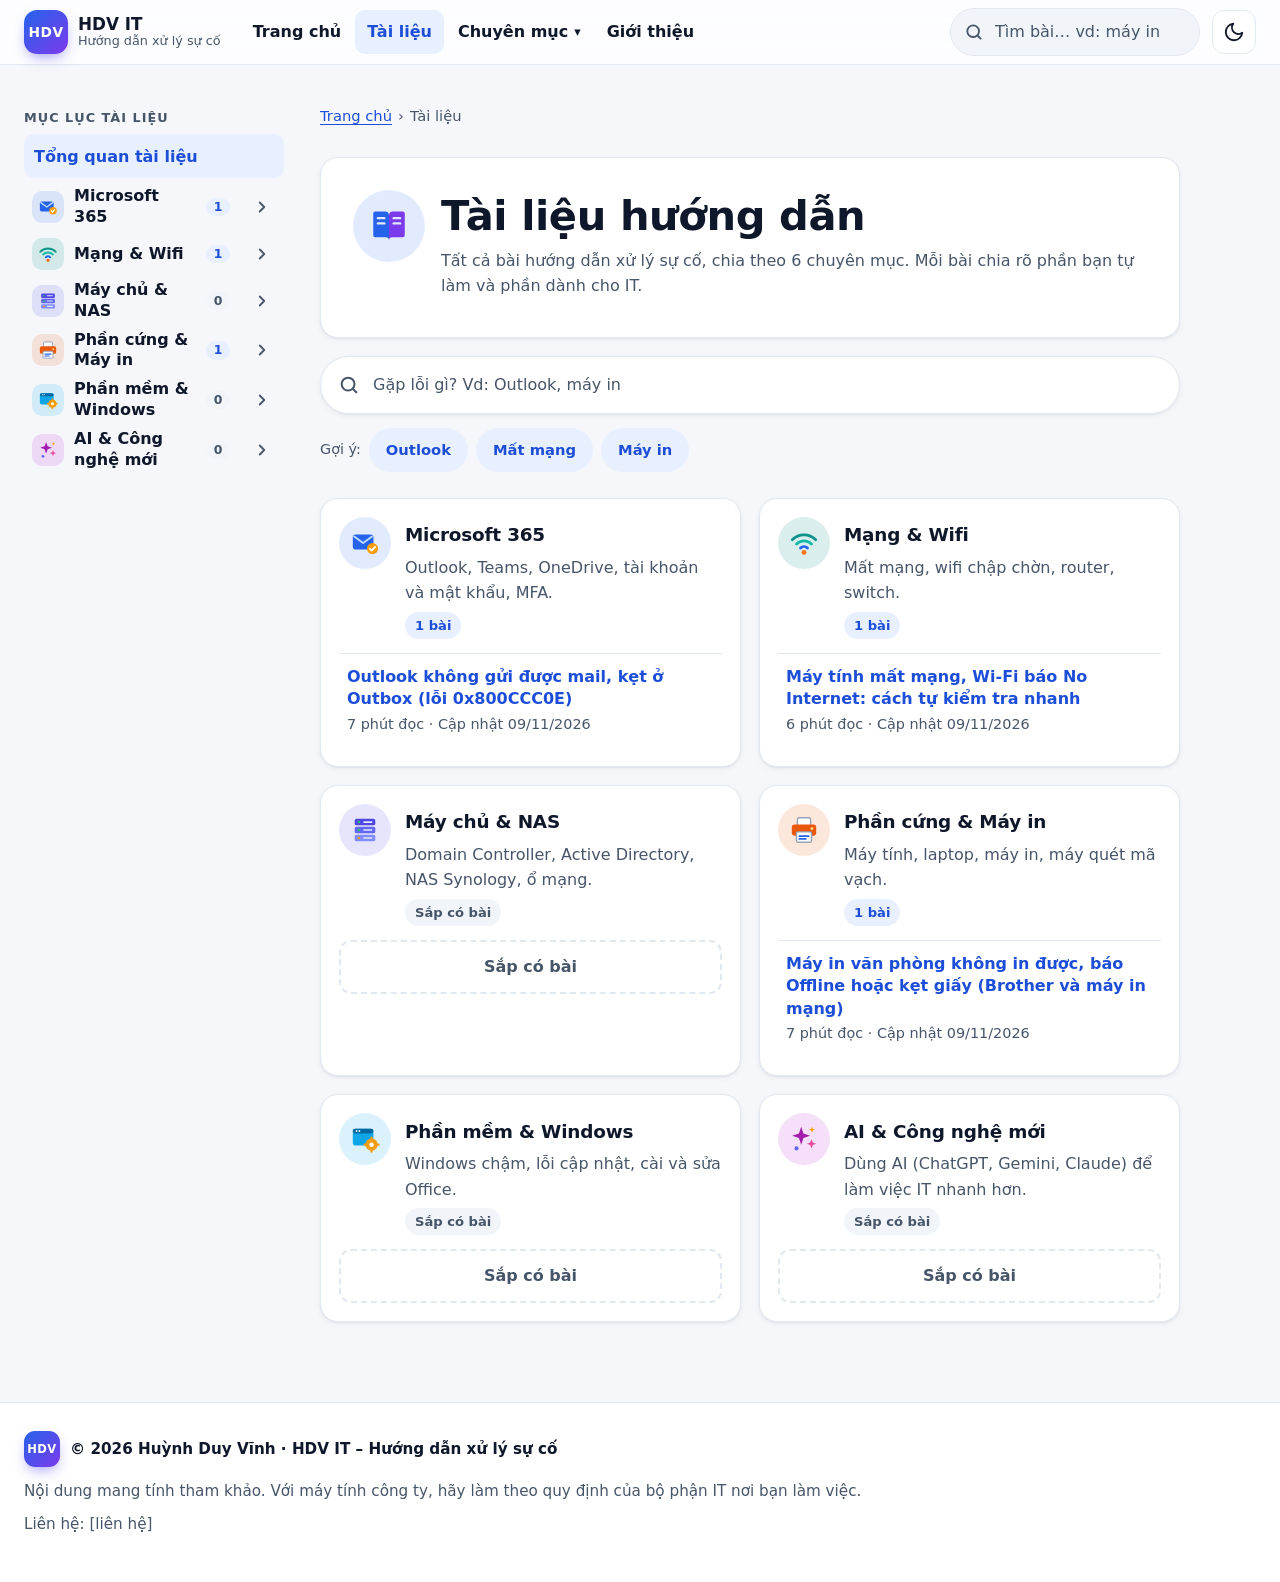
<file: tai-lieu.html>
<!doctype html>
<html lang="vi" class="no-js trang-tl">
<head>
<meta charset="utf-8">
<meta name="viewport" content="width=device-width, initial-scale=1">
<title>Tài liệu hướng dẫn | HDV IT</title>
<meta name="description" content="Toàn bộ bài hướng dẫn xử lý sự cố IT của HDV IT, chia theo 6 chuyên mục: Microsoft 365, mạng, máy chủ, máy in, Windows và AI.">
<script>(function(){var d=document.documentElement;d.classList.remove('no-js');try{var t=localStorage.getItem('hdv-theme');if(t==='dark'||t==='light')d.setAttribute('data-theme',t)}catch(e){}})();</script>
<link rel="canonical" href="https://bengau.io.vn/tai-lieu.html">
<meta property="og:type" content="website">
<meta property="og:locale" content="vi_VN">
<meta property="og:site_name" content="HDV IT">
<meta property="og:title" content="Tài liệu hướng dẫn | HDV IT">
<meta property="og:description" content="Toàn bộ bài hướng dẫn xử lý sự cố IT của HDV IT, chia theo 6 chuyên mục: Microsoft 365, mạng, máy chủ, máy in, Windows và AI.">
<meta property="og:url" content="https://bengau.io.vn/tai-lieu.html">
<meta property="og:image" content="https://bengau.io.vn/assets/og-cover.png">
<meta property="og:image:width" content="1200">
<meta property="og:image:height" content="630">
<meta property="og:image:alt" content="HDV IT – Hướng dẫn xử lý sự cố">
<meta name="twitter:card" content="summary_large_image">
<meta name="twitter:title" content="Tài liệu hướng dẫn | HDV IT">
<meta name="twitter:description" content="Toàn bộ bài hướng dẫn xử lý sự cố IT của HDV IT, chia theo 6 chuyên mục: Microsoft 365, mạng, máy chủ, máy in, Windows và AI.">
<meta name="twitter:image" content="https://bengau.io.vn/assets/og-cover.png">
<link rel="icon" href="assets/favicon.svg" type="image/svg+xml">
<link rel="stylesheet" href="assets/style.css">
<script src="assets/app.js" defer></script>
</head>
<body data-root="" data-trang="tai-lieu">
<a class="skip" href="#noi-dung">Bỏ qua, đến nội dung chính</a>

<header class="topbar">
  <div class="wrap bar">
    <a class="brand" href="index.html" aria-label="HDV IT – Trang chủ">
      <span class="logo" aria-hidden="true">HDV</span>
      <span class="brand-text"><strong>HDV IT</strong><small>Hướng dẫn xử lý sự cố</small></span>
    </a>
    <nav id="menu" class="nav" aria-label="Menu chính">
      <a href="index.html">Trang chủ</a>
      <a href="tai-lieu.html" aria-current="page">Tài liệu</a>
      <div class="nav-group">
        <a class="nav-group-title" href="index.html#chuyen-muc">Chuyên mục</a>
        <div class="nav-sub">
          <a href="chuyen-muc/microsoft-365.html">Microsoft 365</a>
          <a href="chuyen-muc/mang-wifi.html">Mạng &amp; Wifi</a>
          <a href="chuyen-muc/may-chu-nas.html">Máy chủ &amp; NAS</a>
          <a href="chuyen-muc/phan-cung-may-in.html">Phần cứng &amp; Máy in</a>
          <a href="chuyen-muc/phan-mem-windows.html">Phần mềm &amp; Windows</a>
          <a href="chuyen-muc/ai-cong-nghe.html">AI &amp; Công nghệ mới</a>
        </div>
      </div>
      <a href="gioi-thieu.html">Giới thiệu</a>
    </nav>
    <div class="hsearch" id="tim-nhanh">
      <form class="hs-form" role="search" action="tai-lieu.html">
        <label for="tim-dau" class="visually-hidden">Tìm bài hướng dẫn</label>
        <div class="hs-field">
          <svg viewBox="0 0 24 24" fill="none" stroke="currentColor" stroke-width="2.2" stroke-linecap="round" aria-hidden="true" focusable="false"><circle cx="11" cy="11" r="7"/><path d="m20 20-3.5-3.5"/></svg>
          <input id="tim-dau" name="q" type="search" autocomplete="off" placeholder="Tìm bài… vd: máy in" role="combobox" aria-expanded="false" aria-controls="kq-dau" aria-autocomplete="list">
        </div>
        <p id="tt-dau" class="visually-hidden" role="status" aria-atomic="true"></p>
        <div id="kq-dau-khung" class="hs-results" hidden>
          <p id="kq-dau-tb" class="hs-msg"></p>
          <ul id="kq-dau" class="hs-list" role="listbox" aria-label="Kết quả tìm kiếm"></ul>
        </div>
      </form>
    </div>
    <div class="bar-actions">
      <button class="icon-btn search-toggle" type="button" aria-label="Tìm kiếm" title="Tìm kiếm" aria-expanded="false" aria-controls="tim-nhanh">
        <svg viewBox="0 0 24 24" fill="none" stroke="currentColor" stroke-width="2.2" stroke-linecap="round" aria-hidden="true" focusable="false"><circle cx="11" cy="11" r="7"/><path d="m20 20-3.5-3.5"/></svg>
      </button>
      <button class="icon-btn theme-btn" type="button" aria-label="Chế độ tối" title="Chế độ tối" aria-pressed="false">
        <svg class="i-moon" viewBox="0 0 24 24" fill="none" stroke="currentColor" stroke-width="2" stroke-linecap="round" stroke-linejoin="round" aria-hidden="true" focusable="false"><path d="M21 12.8A9 9 0 1 1 11.2 3a7 7 0 0 0 9.8 9.8z"/></svg>
        <svg class="i-sun" viewBox="0 0 24 24" fill="none" stroke="currentColor" stroke-width="2" stroke-linecap="round" aria-hidden="true" focusable="false"><circle cx="12" cy="12" r="4"/><path d="M12 2v2M12 20v2M4.9 4.9l1.4 1.4M17.7 17.7l1.4 1.4M2 12h2M20 12h2M4.9 19.1l1.4-1.4M17.7 6.3l1.4-1.4"/></svg>
      </button>
      <button class="icon-btn nav-toggle menu-btn" type="button" aria-expanded="false" aria-controls="menu"><span aria-hidden="true">☰</span> Menu</button>
    </div>
  </div>
</header>

<div class="docs-bar">
  <div class="docs-bar-in">
    <button class="tree-btn" type="button" aria-expanded="false" aria-controls="cay-tai-lieu"><span aria-hidden="true">☰</span> Mục lục tài liệu</button>
  </div>
</div>

<div class="docs">
  <aside id="cay-tai-lieu" class="docs-side" aria-labelledby="cay-tieu-de">
    <div class="drawer-head">
      <p id="cay-tieu-de" class="drawer-title">Mục lục tài liệu</p>
      <button class="drawer-close" type="button" aria-label="Đóng mục lục"><span aria-hidden="true">✕</span> Đóng</button>
    </div>
    <div data-tree></div>
    <noscript><p class="tree-nojs"><a href="tai-lieu.html">Xem danh sách tài liệu</a></p></noscript>
  </aside>
  <main id="noi-dung" tabindex="-1" class="page docs-main">
    <nav class="crumbs" aria-label="Đường dẫn">
      <ol>
        <li><a href="index.html">Trang chủ</a></li>
        <li aria-current="page">Tài liệu</li>
      </ol>
    </nav>

    <header class="card page-head tl-hero">
      <span class="ic big t-m365" aria-hidden="true"><svg viewBox="0 0 32 32" aria-hidden="true" focusable="false"><path d="M4 6.5C4 5.7 4.7 5 5.5 5H13a3 3 0 0 1 3 3v19a2.5 2.5 0 0 0-2.5-2.5h-8A1.5 1.5 0 0 1 4 23z" fill="#2563eb"/><path d="M28 6.5c0-.8-.7-1.5-1.5-1.5H19a3 3 0 0 0-3 3v19a2.5 2.5 0 0 1 2.5-2.5h8a1.5 1.5 0 0 0 1.5-1.5z" fill="#7c3aed"/><path d="M7.5 10h5M7.5 14h5M19.5 10h5M19.5 14h5" stroke="#e0e7ff" stroke-width="1.8" stroke-linecap="round"/></svg></span>
      <div>
        <h1>Tài liệu hướng dẫn</h1>
        <p>Tất cả bài hướng dẫn xử lý sự cố, chia theo 6 chuyên mục. Mỗi bài chia rõ phần bạn tự làm và phần dành cho IT.</p>
      </div>
    </header>

    <form class="search on-light" role="search" action="#">
      <label for="tim" class="visually-hidden">Tìm bài hướng dẫn</label>
      <div class="search-field">
        <svg viewBox="0 0 24 24" fill="none" stroke="currentColor" stroke-width="2.2" stroke-linecap="round" aria-hidden="true" focusable="false"><circle cx="11" cy="11" r="7"/><path d="m20 20-3.5-3.5"/></svg>
        <input id="tim" type="search" autocomplete="off" placeholder="Gặp lỗi gì? Vd: Outlook, máy in" aria-controls="ket-qua">
      </div>
      <div class="chips">
        <span>Gợi ý:</span>
        <button class="chip-btn" type="button" data-goi-y="Outlook">Outlook</button>
        <button class="chip-btn" type="button" data-goi-y="mất mạng">Mất mạng</button>
        <button class="chip-btn" type="button" data-goi-y="máy in">Máy in</button>
      </div>
      <p id="trang-thai-tim" class="visually-hidden" role="status" aria-atomic="true"></p>
      <div id="ket-qua" class="results" hidden></div>
    </form>

    <div class="tl-grid" data-tai-lieu>
        <section class="card tl-cat" aria-labelledby="tl-microsoft-365">
          <div class="tl-head">
            <span class="ic t-m365" data-icon="microsoft-365" aria-hidden="true"></span>
            <div class="tl-txt"><h2 id="tl-microsoft-365"><a href="chuyen-muc/microsoft-365.html">Microsoft 365</a></h2><p>Outlook, Teams, OneDrive, tài khoản và mật khẩu, MFA.</p></div>
            <span class="cat-count">1 bài</span>
          </div>
          <ul class="tl-list">
            <li><a href="bai-viet/loi-outlook-0x800ccc0e.html"><span class="tl-t">Outlook không gửi được mail, kẹt ở Outbox (lỗi 0x800CCC0E)</span><span class="tl-d">7 phút đọc · Cập nhật 09/11/2026</span></a></li>
          </ul>
        </section>
        <section class="card tl-cat" aria-labelledby="tl-mang-wifi">
          <div class="tl-head">
            <span class="ic t-net" data-icon="mang-wifi" aria-hidden="true"></span>
            <div class="tl-txt"><h2 id="tl-mang-wifi"><a href="chuyen-muc/mang-wifi.html">Mạng &amp; Wifi</a></h2><p>Mất mạng, wifi chập chờn, router, switch.</p></div>
            <span class="cat-count">1 bài</span>
          </div>
          <ul class="tl-list">
            <li><a href="bai-viet/mat-mang-khong-vao-internet.html"><span class="tl-t">Máy tính mất mạng, Wi-Fi báo No Internet: cách tự kiểm tra nhanh</span><span class="tl-d">6 phút đọc · Cập nhật 09/11/2026</span></a></li>
          </ul>
        </section>
        <section class="card tl-cat" aria-labelledby="tl-may-chu-nas">
          <div class="tl-head">
            <span class="ic t-nas" data-icon="may-chu-nas" aria-hidden="true"></span>
            <div class="tl-txt"><h2 id="tl-may-chu-nas"><a href="chuyen-muc/may-chu-nas.html">Máy chủ &amp; NAS</a></h2><p>Domain Controller, Active Directory, NAS Synology, ổ mạng.</p></div>
            <span class="cat-count zero">Sắp có bài</span>
          </div>
          <p class="tl-empty">Sắp có bài</p>
        </section>
        <section class="card tl-cat" aria-labelledby="tl-phan-cung-may-in">
          <div class="tl-head">
            <span class="ic t-hw" data-icon="phan-cung-may-in" aria-hidden="true"></span>
            <div class="tl-txt"><h2 id="tl-phan-cung-may-in"><a href="chuyen-muc/phan-cung-may-in.html">Phần cứng &amp; Máy in</a></h2><p>Máy tính, laptop, máy in, máy quét mã vạch.</p></div>
            <span class="cat-count">1 bài</span>
          </div>
          <ul class="tl-list">
            <li><a href="bai-viet/may-in-van-phong-khong-in.html"><span class="tl-t">Máy in văn phòng không in được, báo Offline hoặc kẹt giấy (Brother và máy in mạng)</span><span class="tl-d">7 phút đọc · Cập nhật 09/11/2026</span></a></li>
          </ul>
        </section>
        <section class="card tl-cat" aria-labelledby="tl-phan-mem-windows">
          <div class="tl-head">
            <span class="ic t-win" data-icon="phan-mem-windows" aria-hidden="true"></span>
            <div class="tl-txt"><h2 id="tl-phan-mem-windows"><a href="chuyen-muc/phan-mem-windows.html">Phần mềm &amp; Windows</a></h2><p>Windows chậm, lỗi cập nhật, cài và sửa Office.</p></div>
            <span class="cat-count zero">Sắp có bài</span>
          </div>
          <p class="tl-empty">Sắp có bài</p>
        </section>
        <section class="card tl-cat" aria-labelledby="tl-ai-cong-nghe">
          <div class="tl-head">
            <span class="ic t-ai" data-icon="ai-cong-nghe" aria-hidden="true"></span>
            <div class="tl-txt"><h2 id="tl-ai-cong-nghe"><a href="chuyen-muc/ai-cong-nghe.html">AI &amp; Công nghệ mới</a></h2><p>Dùng AI (ChatGPT, Gemini, Claude) để làm việc IT nhanh hơn.</p></div>
            <span class="cat-count zero">Sắp có bài</span>
          </div>
          <p class="tl-empty">Sắp có bài</p>
        </section>
    </div>
  </main>
</div>

<footer class="footer">
  <div class="wrap">
    <div class="brand-line"><span class="logo" aria-hidden="true">HDV</span><strong>© 2026 Huỳnh Duy Vĩnh · HDV IT – Hướng dẫn xử lý sự cố</strong></div>
    <p>Nội dung mang tính tham khảo. Với máy tính công ty, hãy làm theo quy định của bộ phận IT nơi bạn làm việc.</p>
    <p>Liên hệ: [liên hệ]</p>
  </div>
</footer>
</body>
</html>
</file>
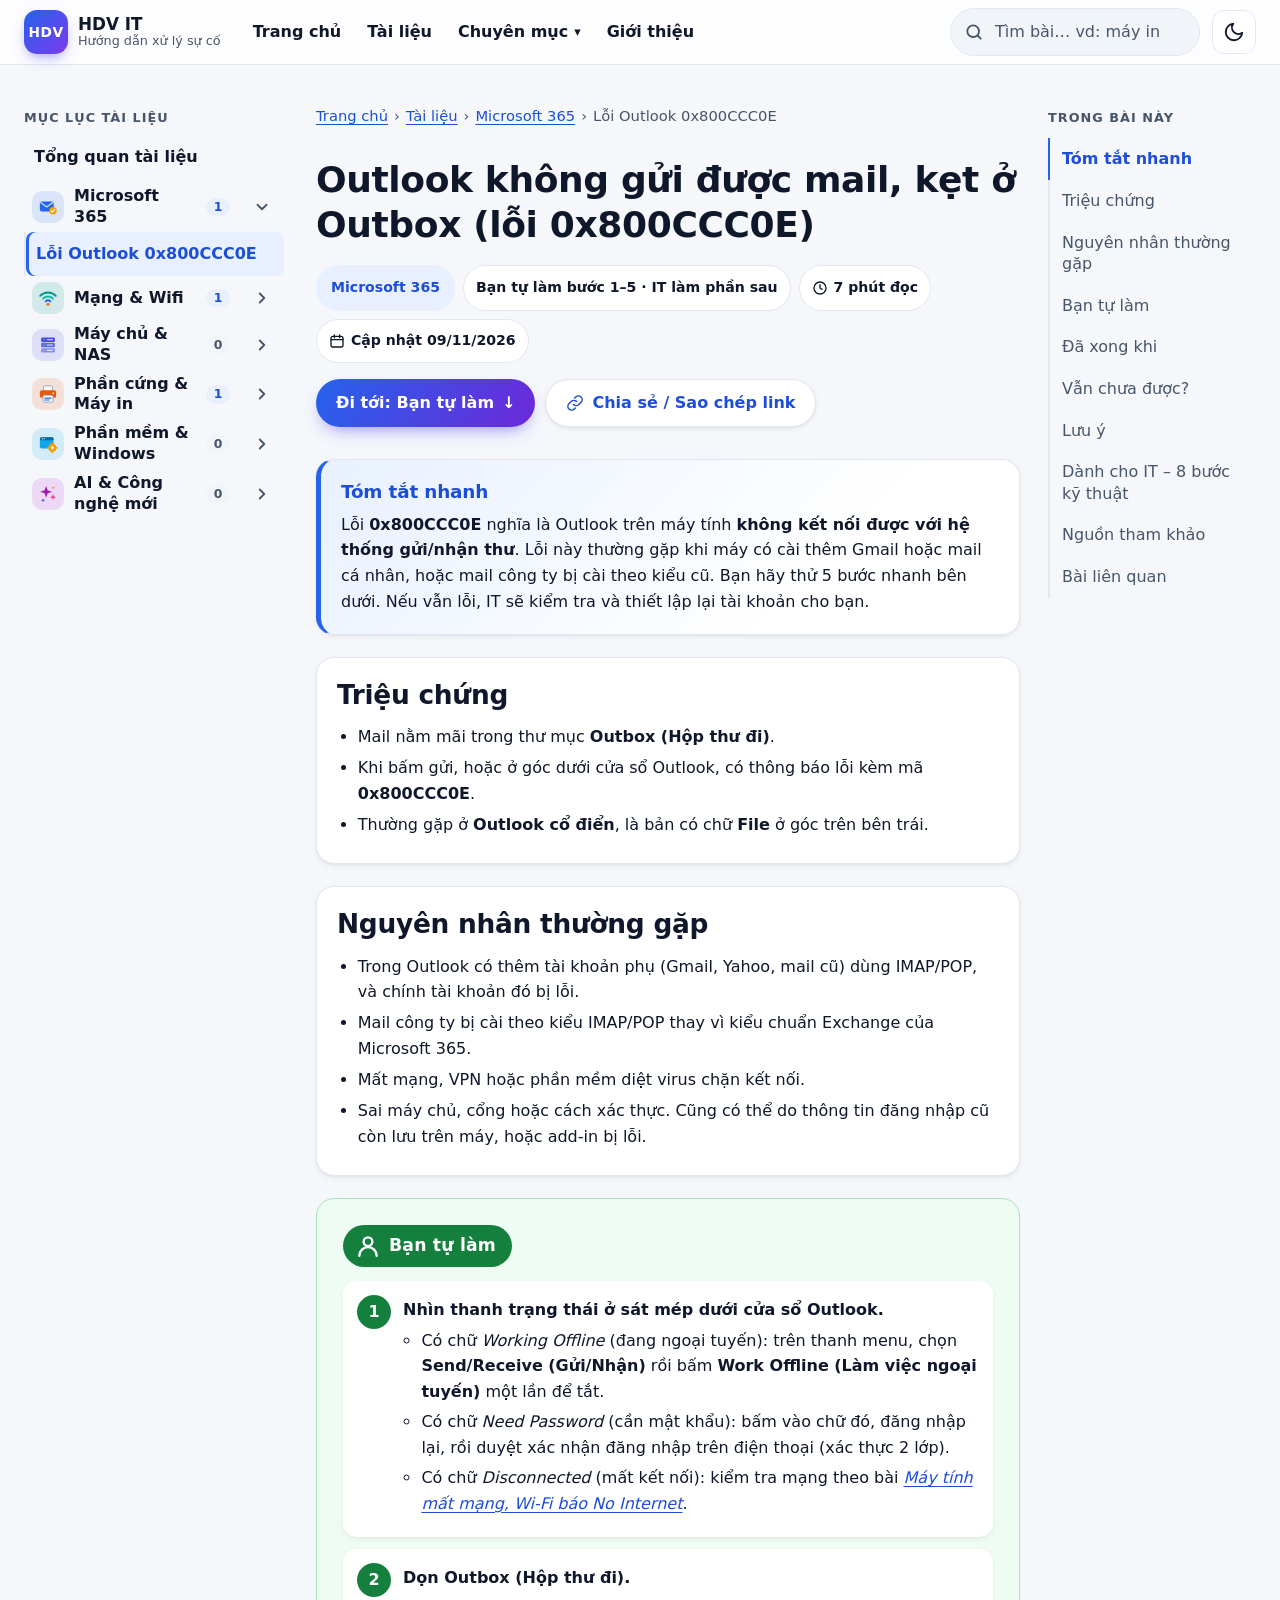
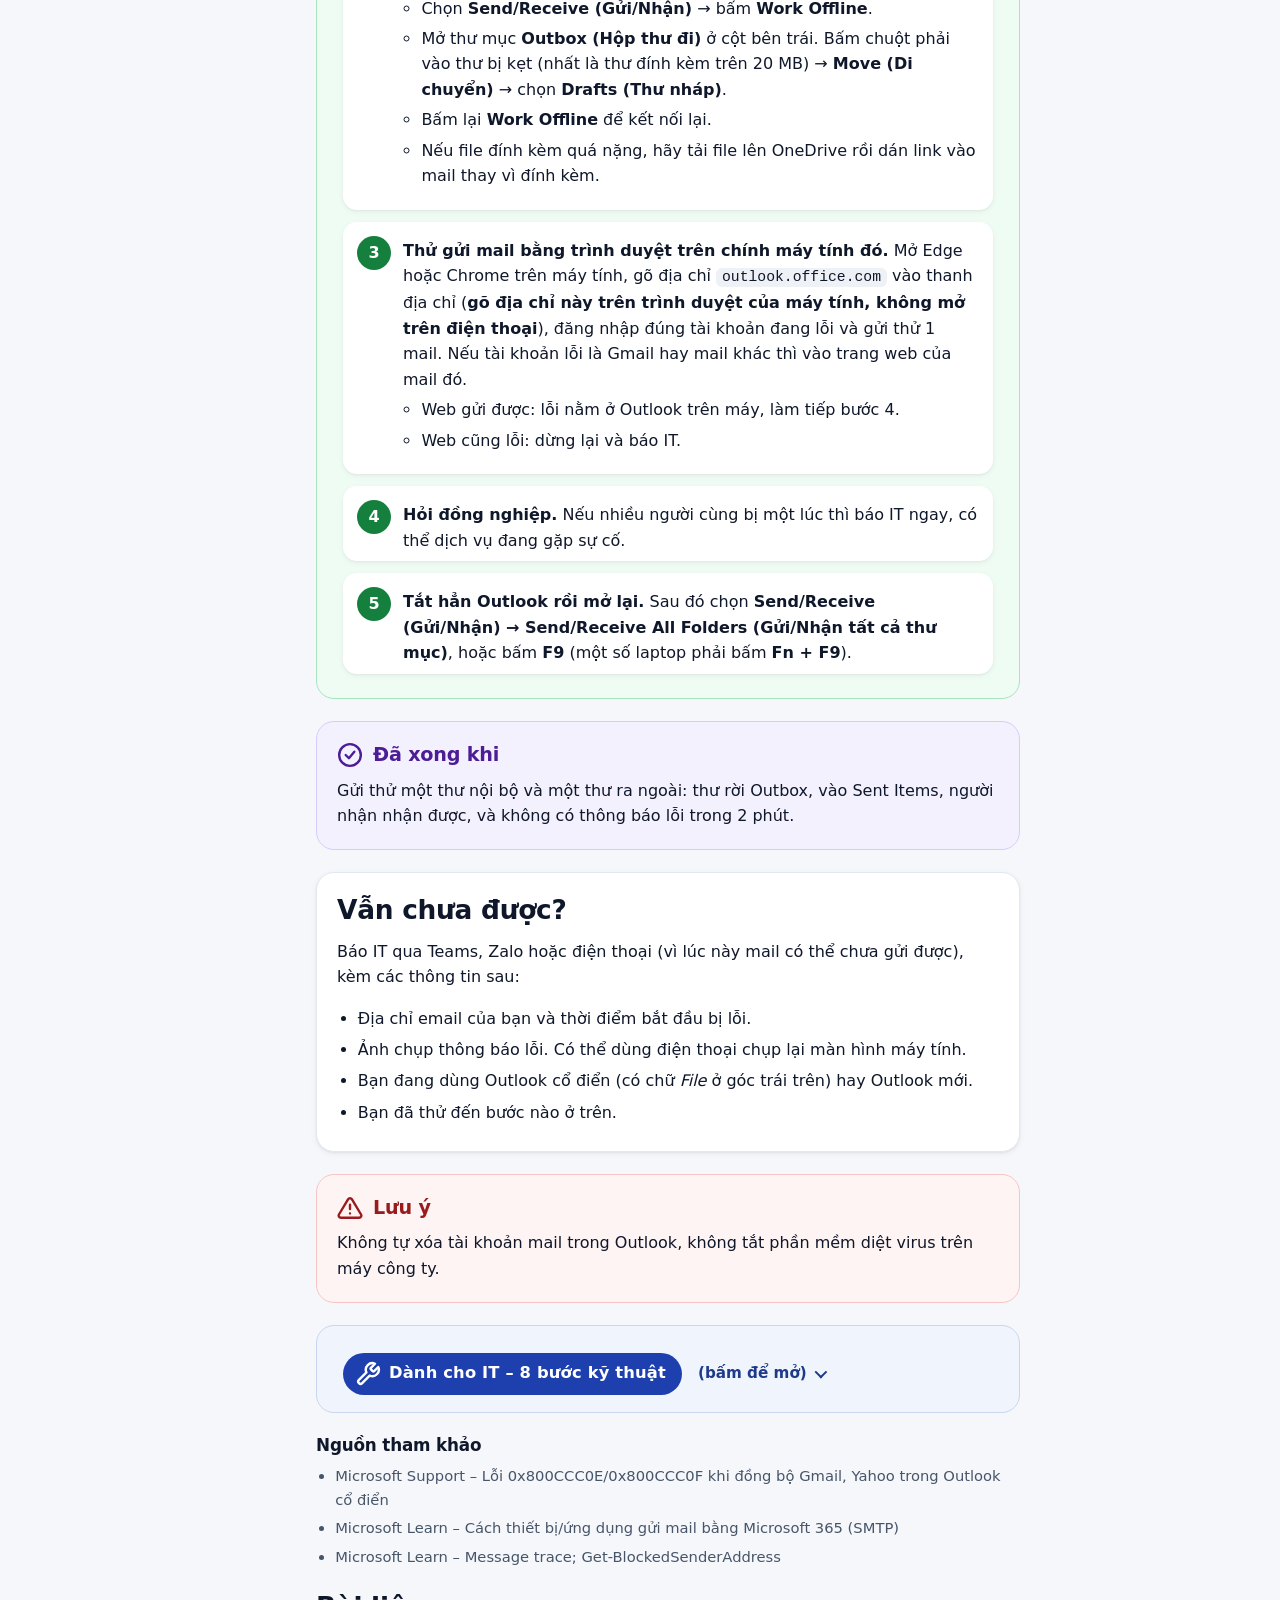
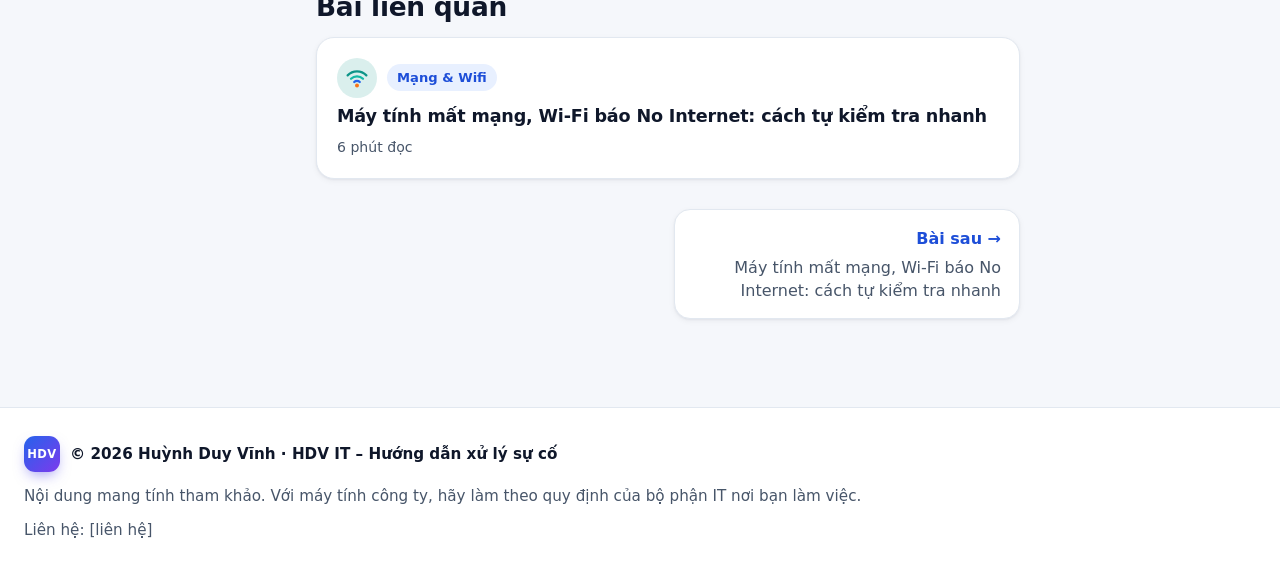
<file: bai-viet/loi-outlook-0x800ccc0e.html>
<!doctype html>
<html lang="vi" class="no-js trang-tl">
<head>
<meta charset="utf-8">
<meta name="viewport" content="width=device-width, initial-scale=1">
<title>Outlook không gửi được mail, kẹt ở Outbox (lỗi 0x800CCC0E) | HDV IT</title>
<meta name="description" content="Mail kẹt trong Hộp thư đi, Outlook báo 0x800CCC0E. Cách tự kiểm tra nhanh và cách IT tìm đúng nguyên nhân, từ dễ đến khó.">
<script>(function(){var d=document.documentElement;d.classList.remove('no-js');try{var t=localStorage.getItem('hdv-theme');if(t==='dark'||t==='light')d.setAttribute('data-theme',t)}catch(e){}})();</script>
<link rel="canonical" href="https://bengau.io.vn/bai-viet/loi-outlook-0x800ccc0e.html">
<meta property="og:type" content="article">
<meta property="og:locale" content="vi_VN">
<meta property="og:site_name" content="HDV IT">
<meta property="og:title" content="Outlook không gửi được mail, kẹt ở Outbox (lỗi 0x800CCC0E) | HDV IT">
<meta property="og:description" content="Mail kẹt trong Hộp thư đi, Outlook báo 0x800CCC0E. Cách tự kiểm tra nhanh và cách IT tìm đúng nguyên nhân, từ dễ đến khó.">
<meta property="og:url" content="https://bengau.io.vn/bai-viet/loi-outlook-0x800ccc0e.html">
<meta property="og:image" content="https://bengau.io.vn/assets/og-cover.png">
<meta property="og:image:width" content="1200">
<meta property="og:image:height" content="630">
<meta property="og:image:alt" content="HDV IT – Hướng dẫn xử lý sự cố">
<meta name="twitter:card" content="summary_large_image">
<meta name="twitter:title" content="Outlook không gửi được mail, kẹt ở Outbox (lỗi 0x800CCC0E) | HDV IT">
<meta name="twitter:description" content="Mail kẹt trong Hộp thư đi, Outlook báo 0x800CCC0E. Cách tự kiểm tra nhanh và cách IT tìm đúng nguyên nhân, từ dễ đến khó.">
<meta name="twitter:image" content="https://bengau.io.vn/assets/og-cover.png">
<link rel="icon" href="../assets/favicon.svg" type="image/svg+xml">
<link rel="stylesheet" href="../assets/style.css">
<script src="../assets/app.js" defer></script>
</head>
<body data-root="../" data-trang="bai" data-cm="microsoft-365" data-bai="bai-viet/loi-outlook-0x800ccc0e.html">
<a class="skip" href="#noi-dung">Bỏ qua, đến nội dung chính</a>

<header class="topbar">
  <div class="wrap bar">
    <a class="brand" href="../index.html" aria-label="HDV IT – Trang chủ">
      <span class="logo" aria-hidden="true">HDV</span>
      <span class="brand-text"><strong>HDV IT</strong><small>Hướng dẫn xử lý sự cố</small></span>
    </a>
    <nav id="menu" class="nav" aria-label="Menu chính">
      <a href="../index.html">Trang chủ</a>
      <a href="../tai-lieu.html" aria-current="true">Tài liệu</a>
      <div class="nav-group">
        <a class="nav-group-title" href="../index.html#chuyen-muc">Chuyên mục</a>
        <div class="nav-sub">
          <a href="../chuyen-muc/microsoft-365.html">Microsoft 365</a>
          <a href="../chuyen-muc/mang-wifi.html">Mạng &amp; Wifi</a>
          <a href="../chuyen-muc/may-chu-nas.html">Máy chủ &amp; NAS</a>
          <a href="../chuyen-muc/phan-cung-may-in.html">Phần cứng &amp; Máy in</a>
          <a href="../chuyen-muc/phan-mem-windows.html">Phần mềm &amp; Windows</a>
          <a href="../chuyen-muc/ai-cong-nghe.html">AI &amp; Công nghệ mới</a>
        </div>
      </div>
      <a href="../gioi-thieu.html">Giới thiệu</a>
    </nav>
    <div class="hsearch" id="tim-nhanh">
      <form class="hs-form" role="search" action="../tai-lieu.html">
        <label for="tim-dau" class="visually-hidden">Tìm bài hướng dẫn</label>
        <div class="hs-field">
          <svg viewBox="0 0 24 24" fill="none" stroke="currentColor" stroke-width="2.2" stroke-linecap="round" aria-hidden="true" focusable="false"><circle cx="11" cy="11" r="7"/><path d="m20 20-3.5-3.5"/></svg>
          <input id="tim-dau" name="q" type="search" autocomplete="off" placeholder="Tìm bài… vd: máy in" role="combobox" aria-expanded="false" aria-controls="kq-dau" aria-autocomplete="list">
        </div>
        <p id="tt-dau" class="visually-hidden" role="status" aria-atomic="true"></p>
        <div id="kq-dau-khung" class="hs-results" hidden>
          <p id="kq-dau-tb" class="hs-msg"></p>
          <ul id="kq-dau" class="hs-list" role="listbox" aria-label="Kết quả tìm kiếm"></ul>
        </div>
      </form>
    </div>
    <div class="bar-actions">
      <button class="icon-btn search-toggle" type="button" aria-label="Tìm kiếm" title="Tìm kiếm" aria-expanded="false" aria-controls="tim-nhanh">
        <svg viewBox="0 0 24 24" fill="none" stroke="currentColor" stroke-width="2.2" stroke-linecap="round" aria-hidden="true" focusable="false"><circle cx="11" cy="11" r="7"/><path d="m20 20-3.5-3.5"/></svg>
      </button>
      <button class="icon-btn theme-btn" type="button" aria-label="Chế độ tối" title="Chế độ tối" aria-pressed="false">
        <svg class="i-moon" viewBox="0 0 24 24" fill="none" stroke="currentColor" stroke-width="2" stroke-linecap="round" stroke-linejoin="round" aria-hidden="true" focusable="false"><path d="M21 12.8A9 9 0 1 1 11.2 3a7 7 0 0 0 9.8 9.8z"/></svg>
        <svg class="i-sun" viewBox="0 0 24 24" fill="none" stroke="currentColor" stroke-width="2" stroke-linecap="round" aria-hidden="true" focusable="false"><circle cx="12" cy="12" r="4"/><path d="M12 2v2M12 20v2M4.9 4.9l1.4 1.4M17.7 17.7l1.4 1.4M2 12h2M20 12h2M4.9 19.1l1.4-1.4M17.7 6.3l1.4-1.4"/></svg>
      </button>
      <button class="icon-btn nav-toggle menu-btn" type="button" aria-expanded="false" aria-controls="menu"><span aria-hidden="true">☰</span> Menu</button>
    </div>
  </div>
</header>

<div class="docs-bar">
  <div class="docs-bar-in">
    <button class="tree-btn" type="button" aria-expanded="false" aria-controls="cay-tai-lieu"><span aria-hidden="true">☰</span> Mục lục tài liệu</button>
  </div>
</div>

<div class="docs">
  <aside id="cay-tai-lieu" class="docs-side" aria-labelledby="cay-tieu-de">
    <div class="drawer-head">
      <p id="cay-tieu-de" class="drawer-title">Mục lục tài liệu</p>
      <button class="drawer-close" type="button" aria-label="Đóng mục lục"><span aria-hidden="true">✕</span> Đóng</button>
    </div>
    <div data-tree></div>
    <noscript><p class="tree-nojs"><a href="../tai-lieu.html">Xem danh sách tài liệu</a></p></noscript>
  </aside>
  <main id="noi-dung" tabindex="-1" class="page docs-main">
    <nav class="crumbs" aria-label="Đường dẫn">
      <ol>
        <li><a href="../index.html">Trang chủ</a></li>
        <li><a href="../tai-lieu.html">Tài liệu</a></li>
        <li><a href="../chuyen-muc/microsoft-365.html">Microsoft 365</a></li>
        <li aria-current="page">Lỗi Outlook 0x800CCC0E</li>
      </ol>
    </nav>

    <article class="article">
      <header class="article-head">
        <h1>Outlook không gửi được mail, kẹt ở Outbox (lỗi 0x800CCC0E)</h1>
        <ul class="tags" aria-label="Thông tin bài">
          <li class="t-cat"><a href="../chuyen-muc/microsoft-365.html">Microsoft 365</a></li>
          <li>Bạn tự làm bước 1–5 · IT làm phần sau</li>
          <li><svg viewBox="0 0 24 24" fill="none" stroke="currentColor" stroke-width="2" stroke-linecap="round" aria-hidden="true" focusable="false"><circle cx="12" cy="12" r="9"/><path d="M12 7v5l3 2"/></svg>7 phút đọc</li>
          <li><svg viewBox="0 0 24 24" fill="none" stroke="currentColor" stroke-width="2" stroke-linecap="round" aria-hidden="true" focusable="false"><rect x="3" y="5" width="18" height="16" rx="3"/><path d="M3 10h18M8 3v4M16 3v4"/></svg>Cập nhật 09/11/2026</li>
        </ul>
        <div class="article-actions">
          <a class="btn jump" href="#ban-tu-lam">Đi tới: Bạn tự làm <span aria-hidden="true">↓</span></a>
          <button class="btn ghost share-btn" type="button" hidden><svg viewBox="0 0 24 24" fill="none" stroke="currentColor" stroke-width="2" stroke-linecap="round" stroke-linejoin="round" aria-hidden="true" focusable="false"><path d="M10 14a5 5 0 0 0 7.07 0l3-3a5 5 0 0 0-7.07-7.07l-1.5 1.5"/><path d="M14 10a5 5 0 0 0-7.07 0l-3 3a5 5 0 0 0 7.07 7.07l1.5-1.5"/></svg>Chia sẻ / Sao chép link</button>
          <p class="share-status" role="status"></p>
        </div>
      </header>

      <section class="card summary" aria-labelledby="tom-tat">
        <h2 id="tom-tat">Tóm tắt nhanh</h2>
        <p>Lỗi <strong>0x800CCC0E</strong> nghĩa là Outlook trên máy tính <strong>không kết nối được với hệ thống gửi/nhận thư</strong>. Lỗi này thường gặp khi máy có cài thêm Gmail hoặc mail cá nhân, hoặc mail công ty bị cài theo kiểu cũ. Bạn hãy thử 5 bước nhanh bên dưới. Nếu vẫn lỗi, IT sẽ kiểm tra và thiết lập lại tài khoản cho bạn.</p>
      </section>

      <section class="card plain" aria-labelledby="trieu-chung">
        <h2 id="trieu-chung">Triệu chứng</h2>
        <ul>
          <li>Mail nằm mãi trong thư mục <strong>Outbox (Hộp thư đi)</strong>.</li>
          <li>Khi bấm gửi, hoặc ở góc dưới cửa sổ Outlook, có thông báo lỗi kèm mã <strong>0x800CCC0E</strong>.</li>
          <li>Thường gặp ở <strong>Outlook cổ điển</strong>, là bản có chữ <strong>File</strong> ở góc trên bên trái.</li>
        </ul>
      </section>

      <section class="card plain" aria-labelledby="nguyen-nhan">
        <h2 id="nguyen-nhan">Nguyên nhân thường gặp</h2>
        <ul>
          <li>Trong Outlook có thêm tài khoản phụ (Gmail, Yahoo, mail cũ) dùng IMAP/POP, và chính tài khoản đó bị lỗi.</li>
          <li>Mail công ty bị cài theo kiểu IMAP/POP thay vì kiểu chuẩn Exchange của Microsoft 365.</li>
          <li>Mất mạng, VPN hoặc phần mềm diệt virus chặn kết nối.</li>
          <li>Sai máy chủ, cổng hoặc cách xác thực. Cũng có thể do thông tin đăng nhập cũ còn lưu trên máy, hoặc add-in bị lỗi.</li>
        </ul>
      </section>

      <section class="box self" aria-labelledby="ban-tu-lam">
        <h2 id="ban-tu-lam" class="badge-h"><svg viewBox="0 0 24 24" fill="none" stroke="currentColor" stroke-width="2.2" stroke-linecap="round" stroke-linejoin="round" aria-hidden="true" focusable="false"><circle cx="12" cy="8" r="4"/><path d="M4 21a8 8 0 0 1 16 0"/></svg>Bạn tự làm</h2>
        <ol class="steps">
          <li><strong>Nhìn thanh trạng thái ở sát mép dưới cửa sổ Outlook.</strong>
            <ul>
              <li>Có chữ <em>Working Offline</em> (đang ngoại tuyến): trên thanh menu, chọn <strong>Send/Receive (Gửi/Nhận)</strong> rồi bấm <strong>Work Offline (Làm việc ngoại tuyến)</strong> một lần để tắt.</li>
              <li>Có chữ <em>Need Password</em> (cần mật khẩu): bấm vào chữ đó, đăng nhập lại, rồi duyệt xác nhận đăng nhập trên điện thoại (xác thực 2 lớp).</li>
              <li>Có chữ <em>Disconnected</em> (mất kết nối): kiểm tra mạng theo bài <a href="mat-mang-khong-vao-internet.html"><em>Máy tính mất mạng, Wi-Fi báo No Internet</em></a>.</li>
            </ul>
          </li>
          <li><strong>Dọn Outbox (Hộp thư đi).</strong>
            <ul>
              <li>Chọn <strong>Send/Receive (Gửi/Nhận)</strong> → bấm <strong>Work Offline</strong>.</li>
              <li>Mở thư mục <strong>Outbox (Hộp thư đi)</strong> ở cột bên trái. Bấm chuột phải vào thư bị kẹt (nhất là thư đính kèm trên 20 MB) → <strong>Move (Di chuyển)</strong> → chọn <strong>Drafts (Thư nháp)</strong>.</li>
              <li>Bấm lại <strong>Work Offline</strong> để kết nối lại.</li>
              <li>Nếu file đính kèm quá nặng, hãy tải file lên OneDrive rồi dán link vào mail thay vì đính kèm.</li>
            </ul>
          </li>
          <li><strong>Thử gửi mail bằng trình duyệt trên chính máy tính đó.</strong> Mở Edge hoặc Chrome trên máy tính, gõ địa chỉ <code>outlook.office.com</code> vào thanh địa chỉ (<strong>gõ địa chỉ này trên trình duyệt của máy tính, không mở trên điện thoại</strong>), đăng nhập đúng tài khoản đang lỗi và gửi thử 1 mail. Nếu tài khoản lỗi là Gmail hay mail khác thì vào trang web của mail đó.
            <ul>
              <li>Web gửi được: lỗi nằm ở Outlook trên máy, làm tiếp bước 4.</li>
              <li>Web cũng lỗi: dừng lại và báo IT.</li>
            </ul>
          </li>
          <li><strong>Hỏi đồng nghiệp.</strong> Nếu nhiều người cùng bị một lúc thì báo IT ngay, có thể dịch vụ đang gặp sự cố.</li>
          <li><strong>Tắt hẳn Outlook rồi mở lại.</strong> Sau đó chọn <strong>Send/Receive (Gửi/Nhận) → Send/Receive All Folders (Gửi/Nhận tất cả thư mục)</strong>, hoặc bấm <strong>F9</strong> (một số laptop phải bấm <strong>Fn + F9</strong>).</li>
        </ol>
      </section>

      <section class="box done" aria-labelledby="da-xong">
        <h2 id="da-xong"><svg viewBox="0 0 24 24" fill="none" stroke="currentColor" stroke-width="2.2" stroke-linecap="round" stroke-linejoin="round" aria-hidden="true" focusable="false"><circle cx="12" cy="12" r="10"/><path d="m8 12 3 3 5-6"/></svg>Đã xong khi</h2>
        <p>Gửi thử một thư nội bộ và một thư ra ngoài: thư rời Outbox, vào Sent Items, người nhận nhận được, và không có thông báo lỗi trong 2 phút.</p>
      </section>

      <section class="card plain" aria-labelledby="chua-duoc">
        <h2 id="chua-duoc">Vẫn chưa được?</h2>
        <p>Báo IT qua Teams, Zalo hoặc điện thoại (vì lúc này mail có thể chưa gửi được), kèm các thông tin sau:</p>
        <ul>
          <li>Địa chỉ email của bạn và thời điểm bắt đầu bị lỗi.</li>
          <li>Ảnh chụp thông báo lỗi. Có thể dùng điện thoại chụp lại màn hình máy tính.</li>
          <li>Bạn đang dùng Outlook cổ điển (có chữ <em>File</em> ở góc trái trên) hay Outlook mới.</li>
          <li>Bạn đã thử đến bước nào ở trên.</li>
        </ul>
      </section>

      <section class="box warn" aria-labelledby="khong-nen">
        <h2 id="khong-nen"><svg viewBox="0 0 24 24" fill="none" stroke="currentColor" stroke-width="2.2" stroke-linecap="round" stroke-linejoin="round" aria-hidden="true" focusable="false"><path d="M10.3 3.9 1.8 18a2 2 0 0 0 1.7 3h17a2 2 0 0 0 1.7-3L13.7 3.9a2 2 0 0 0-3.4 0z"/><path d="M12 9v4M12 17h.01"/></svg>Lưu ý</h2>
        <p>Không tự xóa tài khoản mail trong Outlook, không tắt phần mềm diệt virus trên máy công ty.</p>
      </section>

      <section class="box it" aria-labelledby="danh-cho-it">
        <details class="it-details">
        <summary><h2 id="danh-cho-it" class="badge-h"><svg viewBox="0 0 24 24" fill="none" stroke="currentColor" stroke-width="2.2" stroke-linecap="round" stroke-linejoin="round" aria-hidden="true" focusable="false"><path d="M14.7 6.3a1 1 0 0 0 0 1.4l1.6 1.6a1 1 0 0 0 1.4 0l3.77-3.77a6 6 0 0 1-7.94 7.94l-6.91 6.91a2.12 2.12 0 0 1-3-3l6.91-6.91a6 6 0 0 1 7.94-7.94l-3.76 3.76z"/></svg>Dành cho IT – 8 bước kỹ thuật</h2><span class="sum-hint"><span class="h-dong">(bấm để mở)</span><span class="h-mo">(bấm để thu gọn)</span></span></summary>
        <p class="box-note">Các đường dẫn menu, <code>/safe</code> và <code>/manageprofiles</code> dưới đây áp dụng cho <strong>Outlook cổ điển</strong>.</p>
        <ol class="steps">
          <li><strong>Kiểm tra phạm vi.</strong> Nếu nhiều người bị, vào Microsoft 365 admin center → <strong>Health → Service health</strong> trước.</li>
          <li><strong>Xác định tài khoản lỗi.</strong>
            <ul>
              <li>Đọc đầy đủ thông báo trong Send/Receive Progress: lỗi xảy ra khi <strong>gửi</strong> hay khi <strong>đồng bộ</strong>, và ở tài khoản nào.</li>
              <li>Xem loại tài khoản tại <strong>File → Account Settings → Account Settings → tab Email</strong>, cột <strong>Type</strong>.</li>
            </ul>
          </li>
          <li><strong>Tài khoản IMAP/POP hoặc tài khoản phụ.</strong>
            <ul>
              <li>Kiểm tra đúng máy chủ, cổng và TLS theo nhà cung cấp, ví dụ IMAP 993 hoặc POP 995.</li>
              <li>Tài khoản không dùng nữa: trước khi gỡ khỏi profile, <strong>xuất dữ liệu chỉ có trên máy sang file PST</strong>.</li>
              <li>Mail Microsoft 365 bị cài kiểu IMAP/POP: chuyển sang profile Exchange (bước 6).</li>
              <li>Chỉ khi thiết bị hoặc ứng dụng bắt buộc dùng SMTP của Microsoft 365: dùng <code>smtp.office365.com</code>, cổng 587, STARTTLS, TLS 1.2 trở lên. Ưu tiên OAuth. SMTP AUTH phải được chính sách tổ chức và hộp thư cho phép.</li>
            </ul>
          </li>
          <li><strong>Khoanh vùng mạng.</strong> Thử mạng khác, ví dụ 4G. Đổi mạng mà hết lỗi thì chuyển đội mạng xử lý. Kiểm tra đúng máy chủ và cổng mà tài khoản đang dùng:
<div class="code"><pre><code>Resolve-DnsName outlook.office365.com
Test-NetConnection outlook.office365.com -Port 443
Test-NetConnection smtp.office365.com -Port 587    # chỉ khi dùng SMTP của Microsoft 365
Test-NetConnection imap.tenmien.com -Port 993      # thay bằng máy chủ IMAP thực tế</code></pre></div>
            <p>Lưu ý: <code>TcpTestSucceeded: True</code> chỉ chứng minh mở được cổng, chưa chứng minh đăng nhập hay gửi thư được.</p>
          </li>
          <li><strong>Loại trừ add-in.</strong> Mở Outlook ở chế độ an toàn. Nếu gửi được thì vào File → Options → Add-ins → <em>Manage: COM Add-ins</em> → Go, rồi tắt từng add-in (thường là add-in của phần mềm diệt virus).
<div class="code"><pre><code>outlook.exe /safe</code></pre></div>
          </li>
          <li><strong>Tạo profile Exchange mới.</strong> Làm bước này sau khi đã kiểm tra máy chủ, cổng, xác thực và mạng.
            <ul>
              <li>a) <strong>Sao lưu trước:</strong> kiểm tra lịch, danh bạ chỉ lưu trên máy (<em>This computer only</em>) và thư chưa đồng bộ. Xuất các dữ liệu đó sang PST. Ghi lại đường dẫn các file .pst tại File → Account Settings → Account Settings → <strong>Data Files</strong>. Sao lưu PST khi Outlook đã đóng. Lưu ý: file OST không phải bản sao lưu.</li>
              <li>b) Chỉ khi có dấu hiệu lỗi đăng nhập: mở <strong>Credential Manager</strong> (gõ tên vào Start) → <strong>Windows Credentials</strong>, xác định đúng mục của tài khoản đang lỗi rồi mới xóa.</li>
              <li>c) Mở quản lý profile → <strong>Add</strong> → chỉ nhập tên, email, mật khẩu. Không chọn <em>Manual setup</em>.</li>
              <li>d) Mở profile mới, vào File → Open &amp; Export → <strong>Open Outlook Data File</strong> để gắn lại PST.</li>
              <li>Giữ profile cũ cho đến khi người dùng xác nhận đủ thư, lịch và danh bạ.</li>
            </ul>
<div class="code"><pre><code>outlook.exe /manageprofiles</code></pre></div>
          </li>
          <li><strong>Sửa Office.</strong> Lưu công việc và đóng các ứng dụng Office. Vào Settings → Apps → <strong>Installed apps</strong> → Microsoft 365 → <strong>…</strong> → <strong>Modify</strong>, chạy <strong>Quick Repair</strong>. Chưa được thì chạy <strong>Online Repair</strong>.</li>
          <li><strong>Phía quản trị Exchange Online.</strong>
            <ul>
              <li>Cần module ExchangeOnlineManagement 3.7.0 trở lên để dùng Message Trace V2, và có quyền quản trị phù hợp.</li>
              <li>Chạy <code>Connect-ExchangeOnline</code> rồi chạy các lệnh dưới, nhớ thay địa chỉ thực tế.</li>
              <li>Trace không có kết quả <strong>chưa chắc</strong> lỗi nằm ở máy khách. Thư chưa được Exchange Online tiếp nhận cũng không xuất hiện trong trace.</li>
            </ul>
<div class="code"><pre><code>$u = 'user@tenmien.com'   # thay bằng địa chỉ thực tế
Get-CASMailbox -Identity $u | Select SmtpClientAuthenticationDisabled,ImapEnabled,PopEnabled,MAPIEnabled
Get-BlockedSenderAddress -SenderAddress $u     # có bị chặn gửi do nghi spam?
Get-MessageTraceV2 -SenderAddress $u -StartDate (Get-Date).AddDays(-1) -EndDate (Get-Date) |
  Select Received,RecipientAddress,Subject,Status</code></pre></div>
          </li>
        </ol>
        <p class="box-note it-dont"><strong>Không nên làm để “chữa thử”:</strong> không bật Basic Authentication, không tạo app password, không tắt MFA, không tắt hẳn phần mềm diệt virus hay firewall.</p>
        </details>
      </section>

      <section class="sources" aria-labelledby="nguon">
        <h2 id="nguon">Nguồn tham khảo</h2>
        <ul>
          <li>Microsoft Support – Lỗi 0x800CCC0E/0x800CCC0F khi đồng bộ Gmail, Yahoo trong Outlook cổ điển</li>
          <li>Microsoft Learn – Cách thiết bị/ứng dụng gửi mail bằng Microsoft 365 (SMTP)</li>
          <li>Microsoft Learn – Message trace; Get-BlockedSenderAddress</li>
        </ul>
      </section>

      <section aria-labelledby="lien-quan">
        <h2 id="lien-quan">Bài liên quan</h2>
        <div class="post-grid one">
          <a class="post-card" href="mat-mang-khong-vao-internet.html">
            <span class="post-top"><span class="ic t-net" data-icon="mang-wifi" aria-hidden="true"></span><span class="chip">Mạng &amp; Wifi</span></span>
            <h3>Máy tính mất mạng, Wi-Fi báo No Internet: cách tự kiểm tra nhanh</h3>
            <span class="post-meta"><span>6 phút đọc</span></span>
          </a>
        </div>
      </section>
    </article>
    </main>
  <aside class="docs-toc" aria-label="Trong bài này" hidden></aside>
</div>

<footer class="footer">
  <div class="wrap">
    <div class="brand-line"><span class="logo" aria-hidden="true">HDV</span><strong>© 2026 Huỳnh Duy Vĩnh · HDV IT – Hướng dẫn xử lý sự cố</strong></div>
    <p>Nội dung mang tính tham khảo. Với máy tính công ty, hãy làm theo quy định của bộ phận IT nơi bạn làm việc.</p>
    <p>Liên hệ: [liên hệ]</p>
  </div>
</footer>
</body>
</html>
</file>
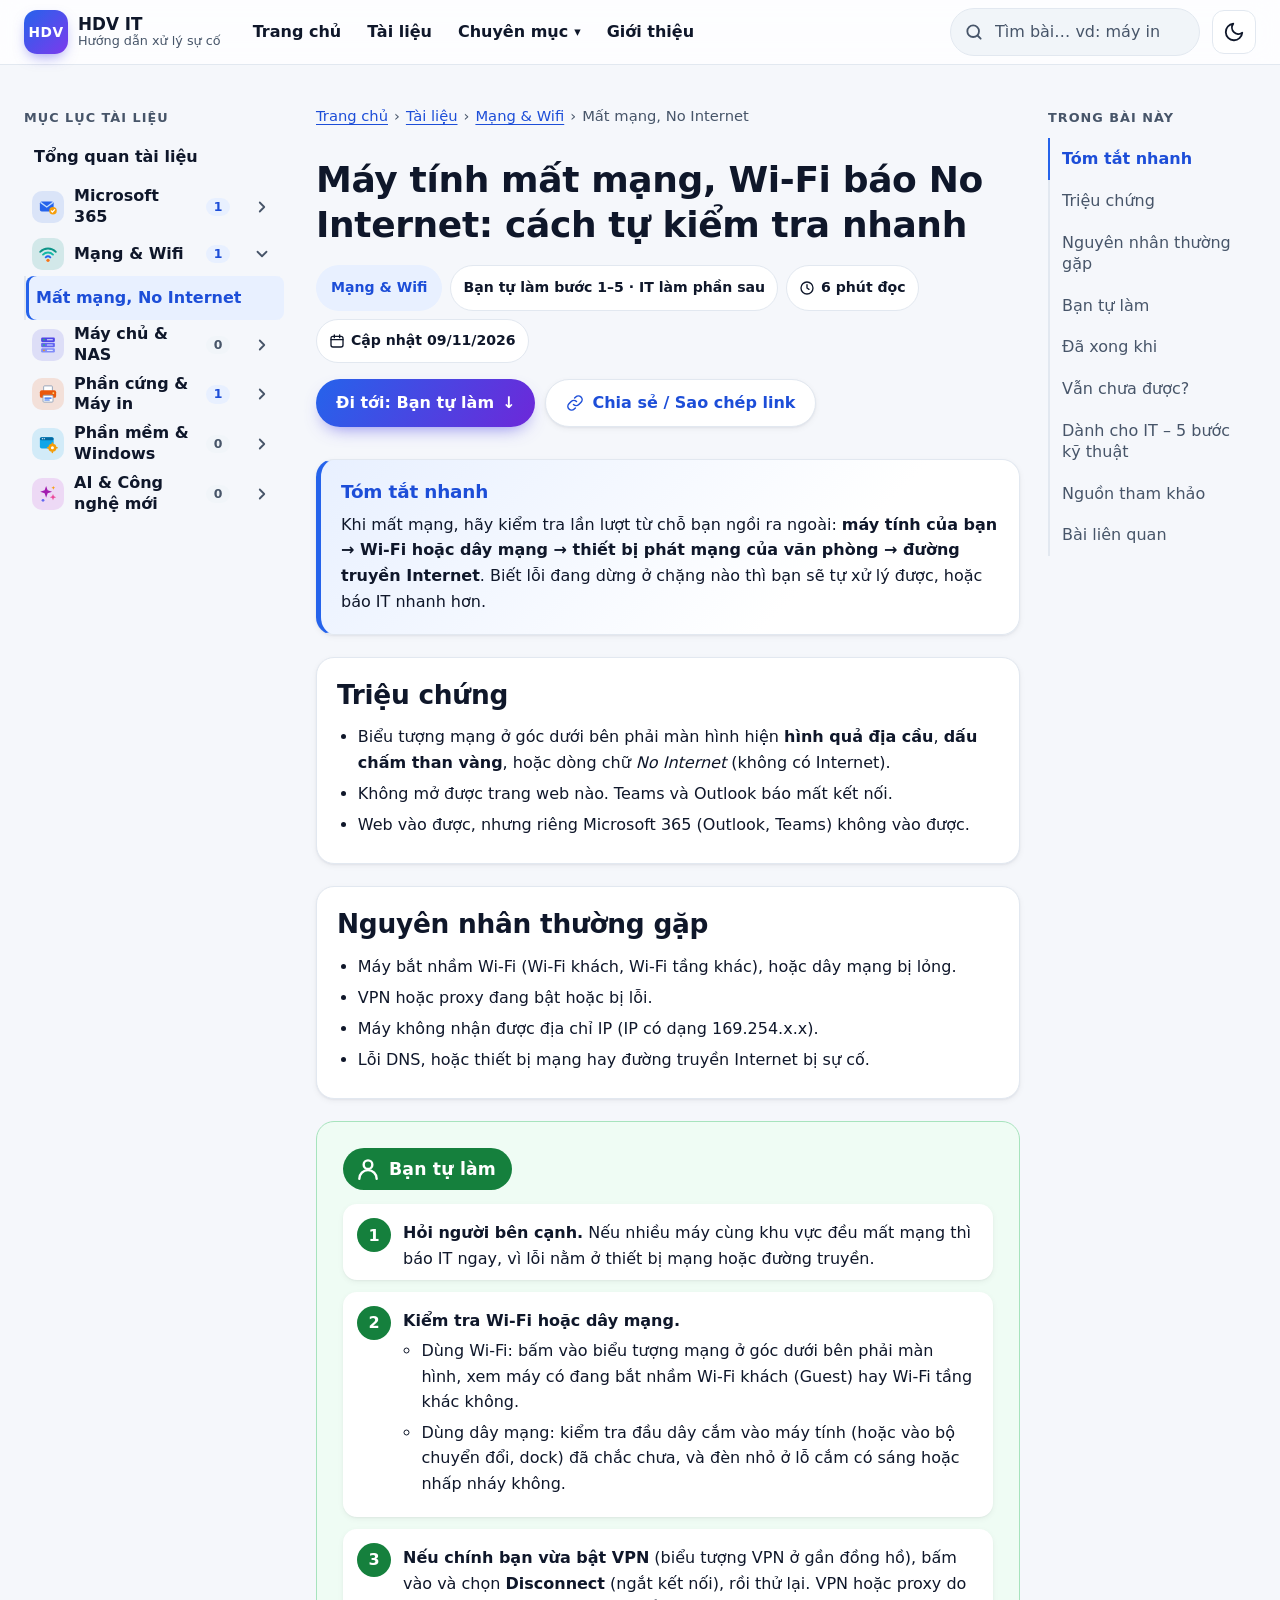
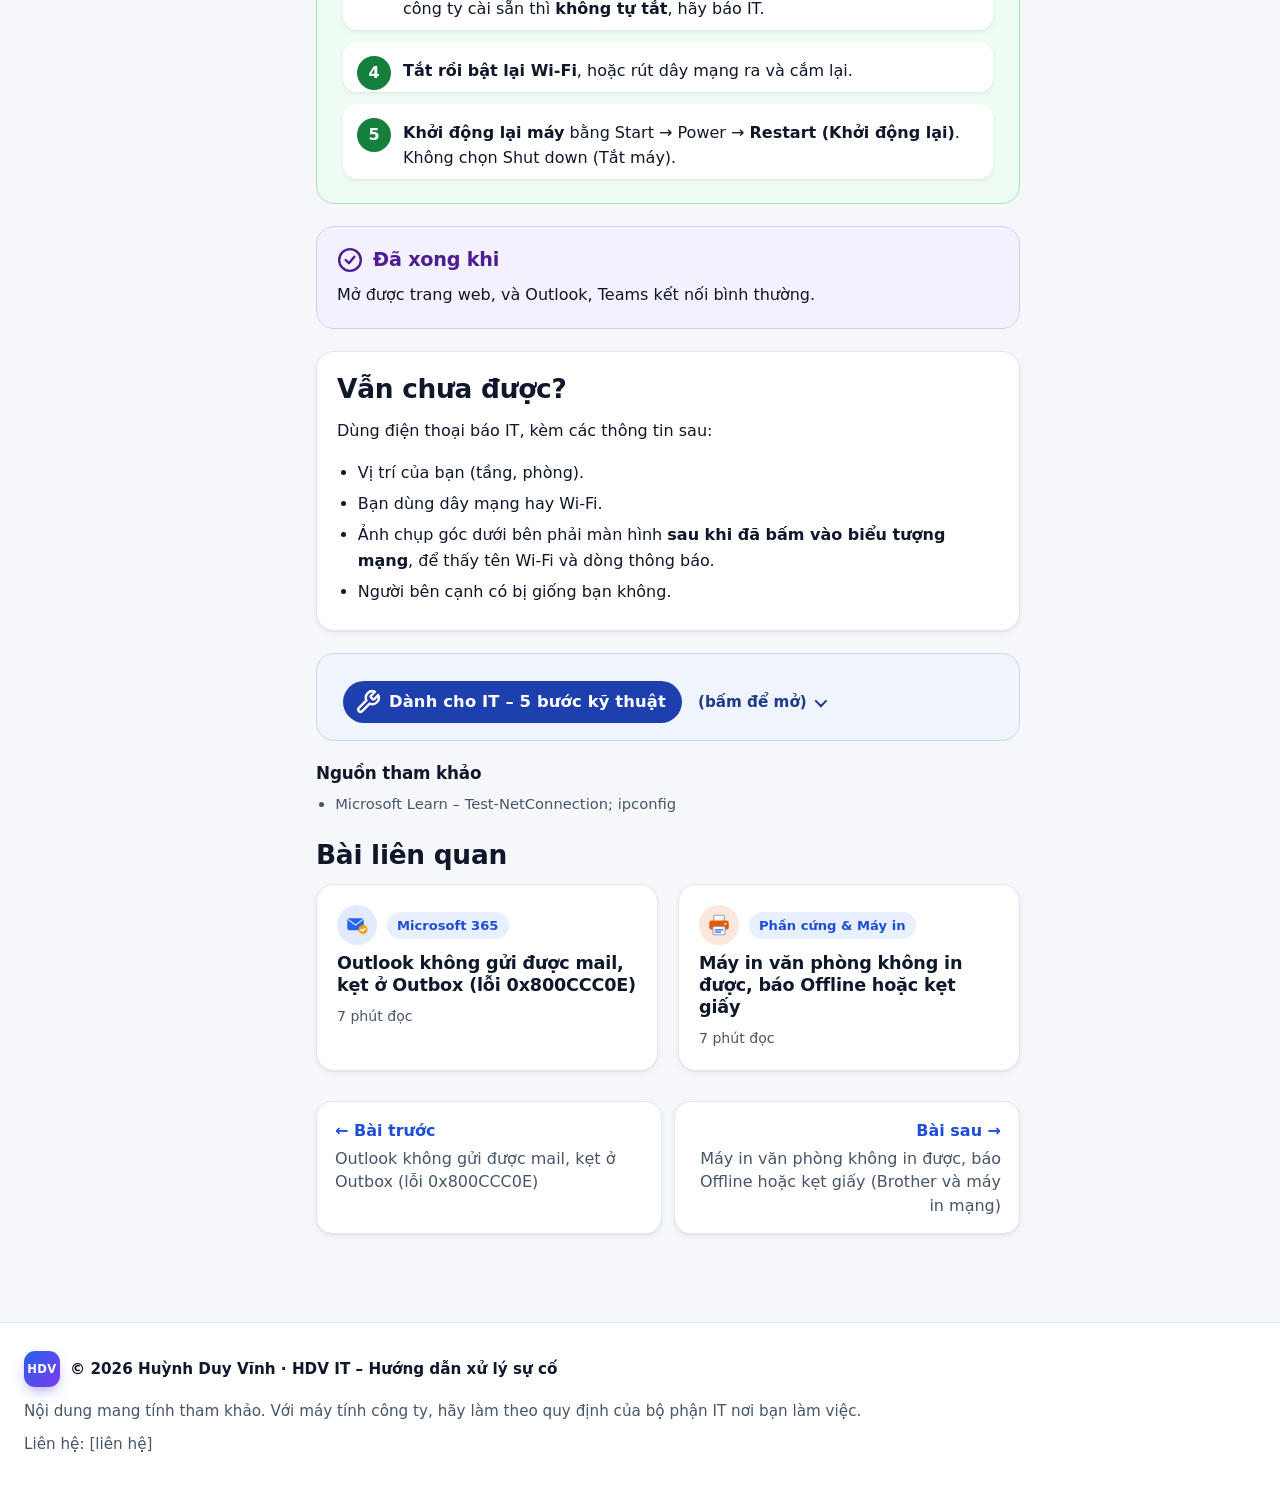
<file: bai-viet/mat-mang-khong-vao-internet.html>
<!doctype html>
<html lang="vi" class="no-js trang-tl">
<head>
<meta charset="utf-8">
<meta name="viewport" content="width=device-width, initial-scale=1">
<title>Máy tính mất mạng, Wi-Fi báo No Internet: cách tự kiểm tra nhanh | HDV IT</title>
<meta name="description" content="Wi-Fi báo No Internet, không mở được web, Teams và Outlook mất kết nối. Kiểm tra lần lượt từ máy tính, Wi-Fi đến đường truyền.">
<script>(function(){var d=document.documentElement;d.classList.remove('no-js');try{var t=localStorage.getItem('hdv-theme');if(t==='dark'||t==='light')d.setAttribute('data-theme',t)}catch(e){}})();</script>
<link rel="canonical" href="https://bengau.io.vn/bai-viet/mat-mang-khong-vao-internet.html">
<meta property="og:type" content="article">
<meta property="og:locale" content="vi_VN">
<meta property="og:site_name" content="HDV IT">
<meta property="og:title" content="Máy tính mất mạng, Wi-Fi báo No Internet: cách tự kiểm tra nhanh | HDV IT">
<meta property="og:description" content="Wi-Fi báo No Internet, không mở được web, Teams và Outlook mất kết nối. Kiểm tra lần lượt từ máy tính, Wi-Fi đến đường truyền.">
<meta property="og:url" content="https://bengau.io.vn/bai-viet/mat-mang-khong-vao-internet.html">
<meta property="og:image" content="https://bengau.io.vn/assets/og-cover.png">
<meta property="og:image:width" content="1200">
<meta property="og:image:height" content="630">
<meta property="og:image:alt" content="HDV IT – Hướng dẫn xử lý sự cố">
<meta name="twitter:card" content="summary_large_image">
<meta name="twitter:title" content="Máy tính mất mạng, Wi-Fi báo No Internet: cách tự kiểm tra nhanh | HDV IT">
<meta name="twitter:description" content="Wi-Fi báo No Internet, không mở được web, Teams và Outlook mất kết nối. Kiểm tra lần lượt từ máy tính, Wi-Fi đến đường truyền.">
<meta name="twitter:image" content="https://bengau.io.vn/assets/og-cover.png">
<link rel="icon" href="../assets/favicon.svg" type="image/svg+xml">
<link rel="stylesheet" href="../assets/style.css">
<script src="../assets/app.js" defer></script>
</head>
<body data-root="../" data-trang="bai" data-cm="mang-wifi" data-bai="bai-viet/mat-mang-khong-vao-internet.html">
<a class="skip" href="#noi-dung">Bỏ qua, đến nội dung chính</a>

<header class="topbar">
  <div class="wrap bar">
    <a class="brand" href="../index.html" aria-label="HDV IT – Trang chủ">
      <span class="logo" aria-hidden="true">HDV</span>
      <span class="brand-text"><strong>HDV IT</strong><small>Hướng dẫn xử lý sự cố</small></span>
    </a>
    <nav id="menu" class="nav" aria-label="Menu chính">
      <a href="../index.html">Trang chủ</a>
      <a href="../tai-lieu.html" aria-current="true">Tài liệu</a>
      <div class="nav-group">
        <a class="nav-group-title" href="../index.html#chuyen-muc">Chuyên mục</a>
        <div class="nav-sub">
          <a href="../chuyen-muc/microsoft-365.html">Microsoft 365</a>
          <a href="../chuyen-muc/mang-wifi.html">Mạng &amp; Wifi</a>
          <a href="../chuyen-muc/may-chu-nas.html">Máy chủ &amp; NAS</a>
          <a href="../chuyen-muc/phan-cung-may-in.html">Phần cứng &amp; Máy in</a>
          <a href="../chuyen-muc/phan-mem-windows.html">Phần mềm &amp; Windows</a>
          <a href="../chuyen-muc/ai-cong-nghe.html">AI &amp; Công nghệ mới</a>
        </div>
      </div>
      <a href="../gioi-thieu.html">Giới thiệu</a>
    </nav>
    <div class="hsearch" id="tim-nhanh">
      <form class="hs-form" role="search" action="../tai-lieu.html">
        <label for="tim-dau" class="visually-hidden">Tìm bài hướng dẫn</label>
        <div class="hs-field">
          <svg viewBox="0 0 24 24" fill="none" stroke="currentColor" stroke-width="2.2" stroke-linecap="round" aria-hidden="true" focusable="false"><circle cx="11" cy="11" r="7"/><path d="m20 20-3.5-3.5"/></svg>
          <input id="tim-dau" name="q" type="search" autocomplete="off" placeholder="Tìm bài… vd: máy in" role="combobox" aria-expanded="false" aria-controls="kq-dau" aria-autocomplete="list">
        </div>
        <p id="tt-dau" class="visually-hidden" role="status" aria-atomic="true"></p>
        <div id="kq-dau-khung" class="hs-results" hidden>
          <p id="kq-dau-tb" class="hs-msg"></p>
          <ul id="kq-dau" class="hs-list" role="listbox" aria-label="Kết quả tìm kiếm"></ul>
        </div>
      </form>
    </div>
    <div class="bar-actions">
      <button class="icon-btn search-toggle" type="button" aria-label="Tìm kiếm" title="Tìm kiếm" aria-expanded="false" aria-controls="tim-nhanh">
        <svg viewBox="0 0 24 24" fill="none" stroke="currentColor" stroke-width="2.2" stroke-linecap="round" aria-hidden="true" focusable="false"><circle cx="11" cy="11" r="7"/><path d="m20 20-3.5-3.5"/></svg>
      </button>
      <button class="icon-btn theme-btn" type="button" aria-label="Chế độ tối" title="Chế độ tối" aria-pressed="false">
        <svg class="i-moon" viewBox="0 0 24 24" fill="none" stroke="currentColor" stroke-width="2" stroke-linecap="round" stroke-linejoin="round" aria-hidden="true" focusable="false"><path d="M21 12.8A9 9 0 1 1 11.2 3a7 7 0 0 0 9.8 9.8z"/></svg>
        <svg class="i-sun" viewBox="0 0 24 24" fill="none" stroke="currentColor" stroke-width="2" stroke-linecap="round" aria-hidden="true" focusable="false"><circle cx="12" cy="12" r="4"/><path d="M12 2v2M12 20v2M4.9 4.9l1.4 1.4M17.7 17.7l1.4 1.4M2 12h2M20 12h2M4.9 19.1l1.4-1.4M17.7 6.3l1.4-1.4"/></svg>
      </button>
      <button class="icon-btn nav-toggle menu-btn" type="button" aria-expanded="false" aria-controls="menu"><span aria-hidden="true">☰</span> Menu</button>
    </div>
  </div>
</header>

<div class="docs-bar">
  <div class="docs-bar-in">
    <button class="tree-btn" type="button" aria-expanded="false" aria-controls="cay-tai-lieu"><span aria-hidden="true">☰</span> Mục lục tài liệu</button>
  </div>
</div>

<div class="docs">
  <aside id="cay-tai-lieu" class="docs-side" aria-labelledby="cay-tieu-de">
    <div class="drawer-head">
      <p id="cay-tieu-de" class="drawer-title">Mục lục tài liệu</p>
      <button class="drawer-close" type="button" aria-label="Đóng mục lục"><span aria-hidden="true">✕</span> Đóng</button>
    </div>
    <div data-tree></div>
    <noscript><p class="tree-nojs"><a href="../tai-lieu.html">Xem danh sách tài liệu</a></p></noscript>
  </aside>
  <main id="noi-dung" tabindex="-1" class="page docs-main">
    <nav class="crumbs" aria-label="Đường dẫn">
      <ol>
        <li><a href="../index.html">Trang chủ</a></li>
        <li><a href="../tai-lieu.html">Tài liệu</a></li>
        <li><a href="../chuyen-muc/mang-wifi.html">Mạng &amp; Wifi</a></li>
        <li aria-current="page">Mất mạng, No Internet</li>
      </ol>
    </nav>

    <article class="article">
      <header class="article-head">
        <h1>Máy tính mất mạng, Wi-Fi báo No Internet: cách tự kiểm tra nhanh</h1>
        <ul class="tags" aria-label="Thông tin bài">
          <li class="t-cat"><a href="../chuyen-muc/mang-wifi.html">Mạng &amp; Wifi</a></li>
          <li>Bạn tự làm bước 1–5 · IT làm phần sau</li>
          <li><svg viewBox="0 0 24 24" fill="none" stroke="currentColor" stroke-width="2" stroke-linecap="round" aria-hidden="true" focusable="false"><circle cx="12" cy="12" r="9"/><path d="M12 7v5l3 2"/></svg>6 phút đọc</li>
          <li><svg viewBox="0 0 24 24" fill="none" stroke="currentColor" stroke-width="2" stroke-linecap="round" aria-hidden="true" focusable="false"><rect x="3" y="5" width="18" height="16" rx="3"/><path d="M3 10h18M8 3v4M16 3v4"/></svg>Cập nhật 09/11/2026</li>
        </ul>
        <div class="article-actions">
          <a class="btn jump" href="#ban-tu-lam">Đi tới: Bạn tự làm <span aria-hidden="true">↓</span></a>
          <button class="btn ghost share-btn" type="button" hidden><svg viewBox="0 0 24 24" fill="none" stroke="currentColor" stroke-width="2" stroke-linecap="round" stroke-linejoin="round" aria-hidden="true" focusable="false"><path d="M10 14a5 5 0 0 0 7.07 0l3-3a5 5 0 0 0-7.07-7.07l-1.5 1.5"/><path d="M14 10a5 5 0 0 0-7.07 0l-3 3a5 5 0 0 0 7.07 7.07l1.5-1.5"/></svg>Chia sẻ / Sao chép link</button>
          <p class="share-status" role="status"></p>
        </div>
      </header>

      <section class="card summary" aria-labelledby="tom-tat">
        <h2 id="tom-tat">Tóm tắt nhanh</h2>
        <p>Khi mất mạng, hãy kiểm tra lần lượt từ chỗ bạn ngồi ra ngoài: <strong>máy tính của bạn → Wi-Fi hoặc dây mạng → thiết bị phát mạng của văn phòng → đường truyền Internet</strong>. Biết lỗi đang dừng ở chặng nào thì bạn sẽ tự xử lý được, hoặc báo IT nhanh hơn.</p>
      </section>

      <section class="card plain" aria-labelledby="trieu-chung">
        <h2 id="trieu-chung">Triệu chứng</h2>
        <ul>
          <li>Biểu tượng mạng ở góc dưới bên phải màn hình hiện <strong>hình quả địa cầu</strong>, <strong>dấu chấm than vàng</strong>, hoặc dòng chữ <em>No Internet</em> (không có Internet).</li>
          <li>Không mở được trang web nào. Teams và Outlook báo mất kết nối.</li>
          <li>Web vào được, nhưng riêng Microsoft 365 (Outlook, Teams) không vào được.</li>
        </ul>
      </section>

      <section class="card plain" aria-labelledby="nguyen-nhan">
        <h2 id="nguyen-nhan">Nguyên nhân thường gặp</h2>
        <ul>
          <li>Máy bắt nhầm Wi-Fi (Wi-Fi khách, Wi-Fi tầng khác), hoặc dây mạng bị lỏng.</li>
          <li>VPN hoặc proxy đang bật hoặc bị lỗi.</li>
          <li>Máy không nhận được địa chỉ IP (IP có dạng 169.254.x.x).</li>
          <li>Lỗi DNS, hoặc thiết bị mạng hay đường truyền Internet bị sự cố.</li>
        </ul>
      </section>

      <section class="box self" aria-labelledby="ban-tu-lam">
        <h2 id="ban-tu-lam" class="badge-h"><svg viewBox="0 0 24 24" fill="none" stroke="currentColor" stroke-width="2.2" stroke-linecap="round" stroke-linejoin="round" aria-hidden="true" focusable="false"><circle cx="12" cy="8" r="4"/><path d="M4 21a8 8 0 0 1 16 0"/></svg>Bạn tự làm</h2>
        <ol class="steps">
          <li><strong>Hỏi người bên cạnh.</strong> Nếu nhiều máy cùng khu vực đều mất mạng thì báo IT ngay, vì lỗi nằm ở thiết bị mạng hoặc đường truyền.</li>
          <li><strong>Kiểm tra Wi-Fi hoặc dây mạng.</strong>
            <ul>
              <li>Dùng Wi-Fi: bấm vào biểu tượng mạng ở góc dưới bên phải màn hình, xem máy có đang bắt nhầm Wi-Fi khách (Guest) hay Wi-Fi tầng khác không.</li>
              <li>Dùng dây mạng: kiểm tra đầu dây cắm vào máy tính (hoặc vào bộ chuyển đổi, dock) đã chắc chưa, và đèn nhỏ ở lỗ cắm có sáng hoặc nhấp nháy không.</li>
            </ul>
          </li>
          <li><strong>Nếu chính bạn vừa bật VPN</strong> (biểu tượng VPN ở gần đồng hồ), bấm vào và chọn <strong>Disconnect</strong> (ngắt kết nối), rồi thử lại. VPN hoặc proxy do công ty cài sẵn thì <strong>không tự tắt</strong>, hãy báo IT.</li>
          <li><strong>Tắt rồi bật lại Wi-Fi</strong>, hoặc rút dây mạng ra và cắm lại.</li>
          <li><strong>Khởi động lại máy</strong> bằng Start → Power → <strong>Restart (Khởi động lại)</strong>. Không chọn Shut down (Tắt máy).</li>
        </ol>
      </section>

      <section class="box done" aria-labelledby="da-xong">
        <h2 id="da-xong"><svg viewBox="0 0 24 24" fill="none" stroke="currentColor" stroke-width="2.2" stroke-linecap="round" stroke-linejoin="round" aria-hidden="true" focusable="false"><circle cx="12" cy="12" r="10"/><path d="m8 12 3 3 5-6"/></svg>Đã xong khi</h2>
        <p>Mở được trang web, và Outlook, Teams kết nối bình thường.</p>
      </section>

      <section class="card plain" aria-labelledby="chua-duoc">
        <h2 id="chua-duoc">Vẫn chưa được?</h2>
        <p>Dùng điện thoại báo IT, kèm các thông tin sau:</p>
        <ul>
          <li>Vị trí của bạn (tầng, phòng).</li>
          <li>Bạn dùng dây mạng hay Wi-Fi.</li>
          <li>Ảnh chụp góc dưới bên phải màn hình <strong>sau khi đã bấm vào biểu tượng mạng</strong>, để thấy tên Wi-Fi và dòng thông báo.</li>
          <li>Người bên cạnh có bị giống bạn không.</li>
        </ul>
      </section>

      <section class="box it" aria-labelledby="danh-cho-it">
        <details class="it-details">
        <summary><h2 id="danh-cho-it" class="badge-h"><svg viewBox="0 0 24 24" fill="none" stroke="currentColor" stroke-width="2.2" stroke-linecap="round" stroke-linejoin="round" aria-hidden="true" focusable="false"><path d="M14.7 6.3a1 1 0 0 0 0 1.4l1.6 1.6a1 1 0 0 0 1.4 0l3.77-3.77a6 6 0 0 1-7.94 7.94l-6.91 6.91a2.12 2.12 0 0 1-3-3l6.91-6.91a6 6 0 0 1 7.94-7.94l-3.76 3.76z"/></svg>Dành cho IT – 5 bước kỹ thuật</h2><span class="sum-hint"><span class="h-dong">(bấm để mở)</span><span class="h-mo">(bấm để thu gọn)</span></span></summary>
        <p class="box-note">Các thao tác ở bước 1 và 4 có thể làm mất phiên hỗ trợ từ xa, nên ưu tiên làm tại chỗ. Ghi lại IP/DNS tĩnh (nếu có) trước khi làm. Các lệnh dưới đây chạy trong <strong>PowerShell</strong>.</p>
        <ol class="steps">
          <li><strong>Xem IP, gateway, DNS của card mạng đang dùng.</strong> Nếu IP có dạng 169.254.x.x thì máy không nhận được IP từ DHCP. Chỉ xin cấp lại IP cho đúng card cần xử lý:
<div class="code"><pre><code>Get-NetIPConfiguration
ipconfig /renew "Wi-Fi"        # hoặc "Ethernet"; chưa được mới /release rồi /renew card đó</code></pre></div>
          </li>
          <li><strong>Khoanh vùng: đọc riêng từng kết quả.</strong> ICMP (ping) có thể bị chặn, nên ping không trả lời <strong>chưa chắc</strong> đã là mất kết nối. Kiểm tra lần lượt:
            <ul>
              <li>Gateway của card đang dùng: lấy trong <code>Get-NetIPConfiguration</code>.</li>
              <li>DNS: dùng <code>Resolve-DnsName</code>. Không phân giải được tên miền là dấu hiệu lỗi DNS.</li>
              <li>Kết nối HTTPS: kiểm tra cổng 443, và mở thử trang web bằng trình duyệt.</li>
              <li>Chỉ xóa cache DNS khi có căn cứ cache bị sai.</li>
            </ul>
<div class="code"><pre><code>Test-NetConnection &lt;IP gateway&gt;                     # lấy từ Get-NetIPConfiguration
Resolve-DnsName outlook.office365.com
Test-NetConnection outlook.office365.com -Port 443
Test-NetConnection outlook.office365.com -DiagnoseRouting -InformationLevel Detailed   # xem tuyến đang dùng khi có cả Wi-Fi, LAN, VPN
ipconfig /flushdns</code></pre></div>
          </li>
          <li><strong>Proxy/VPN của công ty.</strong> Kiểm tra cấu hình theo chính sách công ty. Không hướng dẫn người dùng tự tắt proxy hoặc VPN bắt buộc.</li>
          <li><strong>Khởi động lại card mạng.</strong> Vẫn lỗi thì đặt lại ngăn xếp mạng. Lệnh này cần quyền quản trị và phải khởi động lại máy:
<div class="code"><pre><code>Get-NetAdapter | Select Name,Status,LinkSpeed
Restart-NetAdapter -Name 'Wi-Fi'      # hoặc 'Ethernet'
netsh winsock reset; netsh int ip reset</code></pre></div>
          </li>
          <li><strong>Nhiều máy cùng lỗi:</strong> kiểm tra switch, bộ phát Wi-Fi, router và đường truyền của nhà mạng.</li>
        </ol>
        </details>
      </section>

      <section class="sources" aria-labelledby="nguon">
        <h2 id="nguon">Nguồn tham khảo</h2>
        <ul>
          <li>Microsoft Learn – Test-NetConnection; ipconfig</li>
        </ul>
      </section>

      <section aria-labelledby="lien-quan">
        <h2 id="lien-quan">Bài liên quan</h2>
        <div class="post-grid two">
          <a class="post-card" href="loi-outlook-0x800ccc0e.html">
            <span class="post-top"><span class="ic t-m365" data-icon="microsoft-365" aria-hidden="true"></span><span class="chip">Microsoft 365</span></span>
            <h3>Outlook không gửi được mail, kẹt ở Outbox (lỗi 0x800CCC0E)</h3>
            <span class="post-meta"><span>7 phút đọc</span></span>
          </a>
          <a class="post-card" href="may-in-van-phong-khong-in.html">
            <span class="post-top"><span class="ic t-hw" data-icon="phan-cung-may-in" aria-hidden="true"></span><span class="chip">Phần cứng &amp; Máy in</span></span>
            <h3>Máy in văn phòng không in được, báo Offline hoặc kẹt giấy</h3>
            <span class="post-meta"><span>7 phút đọc</span></span>
          </a>
        </div>
      </section>
    </article>
    </main>
  <aside class="docs-toc" aria-label="Trong bài này" hidden></aside>
</div>

<footer class="footer">
  <div class="wrap">
    <div class="brand-line"><span class="logo" aria-hidden="true">HDV</span><strong>© 2026 Huỳnh Duy Vĩnh · HDV IT – Hướng dẫn xử lý sự cố</strong></div>
    <p>Nội dung mang tính tham khảo. Với máy tính công ty, hãy làm theo quy định của bộ phận IT nơi bạn làm việc.</p>
    <p>Liên hệ: [liên hệ]</p>
  </div>
</footer>
</body>
</html>
</file>
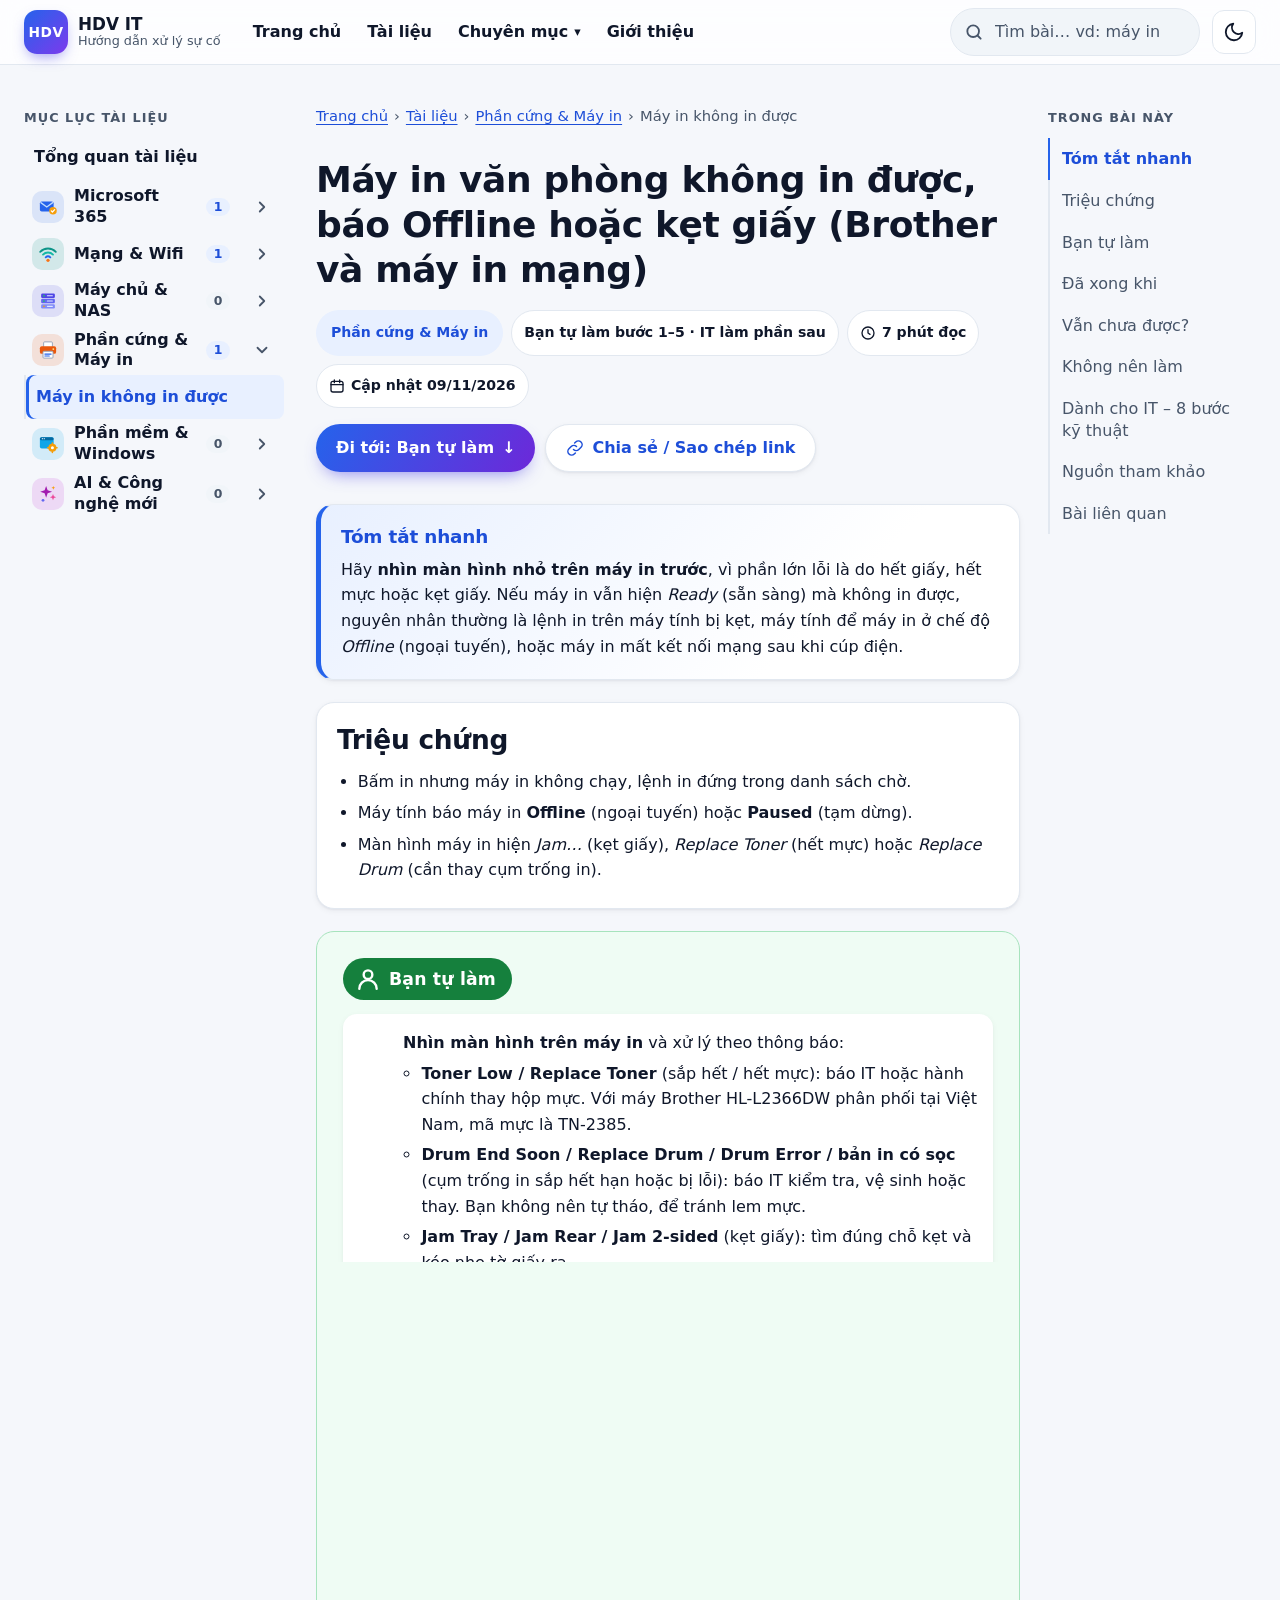
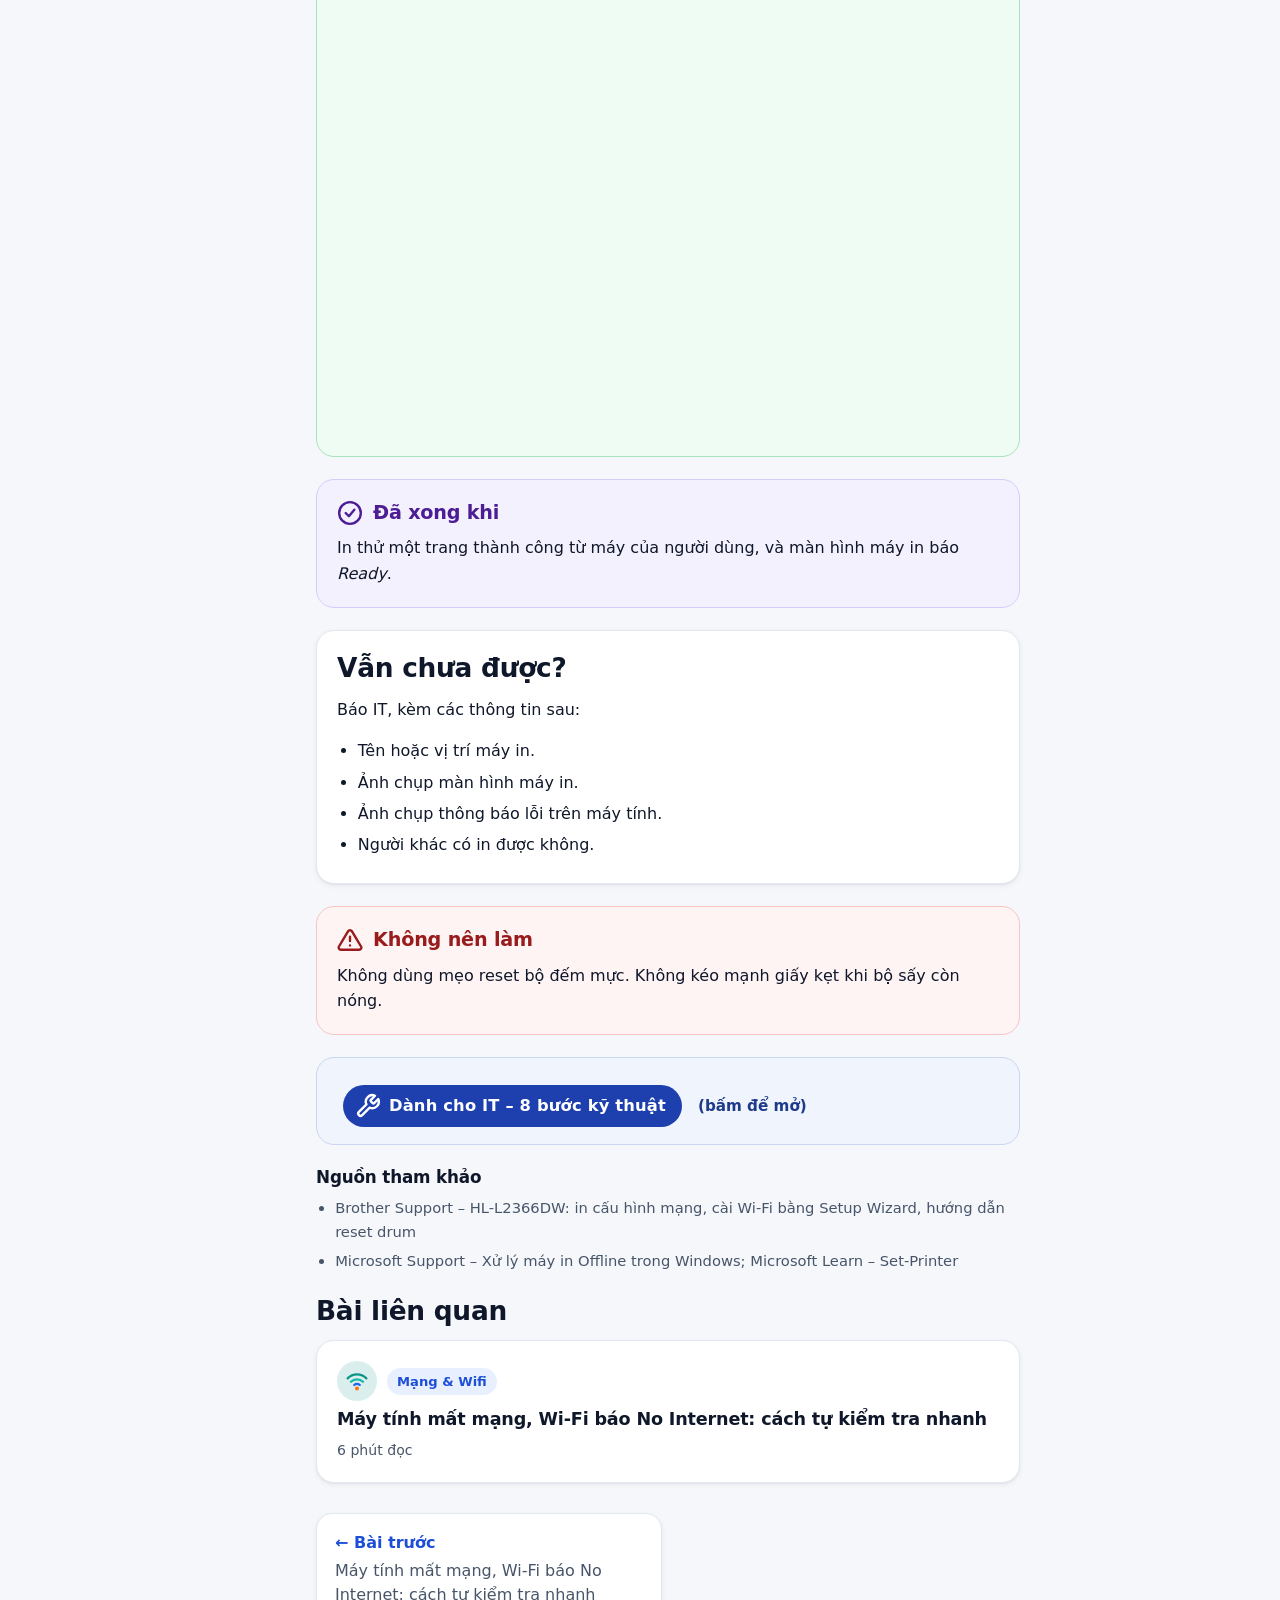
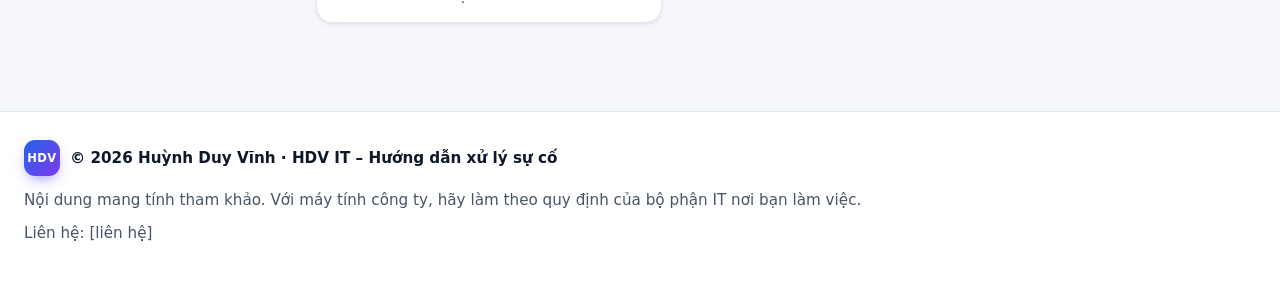
<file: bai-viet/may-in-van-phong-khong-in.html>
<!doctype html>
<html lang="vi" class="no-js trang-tl">
<head>
<meta charset="utf-8">
<meta name="viewport" content="width=device-width, initial-scale=1">
<title>Máy in văn phòng không in được, báo Offline hoặc kẹt giấy (Brother và máy in mạng) | HDV IT</title>
<meta name="description" content="Bấm in mà máy không chạy, máy báo Offline, kẹt giấy, Replace Toner hay Replace Drum. Cách xử lý theo thông báo trên máy in và trên máy tính.">
<script>(function(){var d=document.documentElement;d.classList.remove('no-js');try{var t=localStorage.getItem('hdv-theme');if(t==='dark'||t==='light')d.setAttribute('data-theme',t)}catch(e){}})();</script>
<link rel="canonical" href="https://bengau.io.vn/bai-viet/may-in-van-phong-khong-in.html">
<meta property="og:type" content="article">
<meta property="og:locale" content="vi_VN">
<meta property="og:site_name" content="HDV IT">
<meta property="og:title" content="Máy in văn phòng không in được, báo Offline hoặc kẹt giấy (Brother và máy in mạng) | HDV IT">
<meta property="og:description" content="Bấm in mà máy không chạy, máy báo Offline, kẹt giấy, Replace Toner hay Replace Drum. Cách xử lý theo thông báo trên máy in và trên máy tính.">
<meta property="og:url" content="https://bengau.io.vn/bai-viet/may-in-van-phong-khong-in.html">
<meta property="og:image" content="https://bengau.io.vn/assets/og-cover.png">
<meta property="og:image:width" content="1200">
<meta property="og:image:height" content="630">
<meta property="og:image:alt" content="HDV IT – Hướng dẫn xử lý sự cố">
<meta name="twitter:card" content="summary_large_image">
<meta name="twitter:title" content="Máy in văn phòng không in được, báo Offline hoặc kẹt giấy (Brother và máy in mạng) | HDV IT">
<meta name="twitter:description" content="Bấm in mà máy không chạy, máy báo Offline, kẹt giấy, Replace Toner hay Replace Drum. Cách xử lý theo thông báo trên máy in và trên máy tính.">
<meta name="twitter:image" content="https://bengau.io.vn/assets/og-cover.png">
<link rel="icon" href="../assets/favicon.svg" type="image/svg+xml">
<link rel="stylesheet" href="../assets/style.css">
<script src="../assets/app.js" defer></script>
</head>
<body data-root="../" data-trang="bai" data-cm="phan-cung-may-in" data-bai="bai-viet/may-in-van-phong-khong-in.html">
<a class="skip" href="#noi-dung">Bỏ qua, đến nội dung chính</a>

<header class="topbar">
  <div class="wrap bar">
    <a class="brand" href="../index.html" aria-label="HDV IT – Trang chủ">
      <span class="logo" aria-hidden="true">HDV</span>
      <span class="brand-text"><strong>HDV IT</strong><small>Hướng dẫn xử lý sự cố</small></span>
    </a>
    <nav id="menu" class="nav" aria-label="Menu chính">
      <a href="../index.html">Trang chủ</a>
      <a href="../tai-lieu.html" aria-current="true">Tài liệu</a>
      <div class="nav-group">
        <a class="nav-group-title" href="../index.html#chuyen-muc">Chuyên mục</a>
        <div class="nav-sub">
          <a href="../chuyen-muc/microsoft-365.html">Microsoft 365</a>
          <a href="../chuyen-muc/mang-wifi.html">Mạng &amp; Wifi</a>
          <a href="../chuyen-muc/may-chu-nas.html">Máy chủ &amp; NAS</a>
          <a href="../chuyen-muc/phan-cung-may-in.html">Phần cứng &amp; Máy in</a>
          <a href="../chuyen-muc/phan-mem-windows.html">Phần mềm &amp; Windows</a>
          <a href="../chuyen-muc/ai-cong-nghe.html">AI &amp; Công nghệ mới</a>
        </div>
      </div>
      <a href="../gioi-thieu.html">Giới thiệu</a>
    </nav>
    <div class="hsearch" id="tim-nhanh">
      <form class="hs-form" role="search" action="../tai-lieu.html">
        <label for="tim-dau" class="visually-hidden">Tìm bài hướng dẫn</label>
        <div class="hs-field">
          <svg viewBox="0 0 24 24" fill="none" stroke="currentColor" stroke-width="2.2" stroke-linecap="round" aria-hidden="true" focusable="false"><circle cx="11" cy="11" r="7"/><path d="m20 20-3.5-3.5"/></svg>
          <input id="tim-dau" name="q" type="search" autocomplete="off" placeholder="Tìm bài… vd: máy in" role="combobox" aria-expanded="false" aria-controls="kq-dau" aria-autocomplete="list">
        </div>
        <p id="tt-dau" class="visually-hidden" role="status" aria-atomic="true"></p>
        <div id="kq-dau-khung" class="hs-results" hidden>
          <p id="kq-dau-tb" class="hs-msg"></p>
          <ul id="kq-dau" class="hs-list" role="listbox" aria-label="Kết quả tìm kiếm"></ul>
        </div>
      </form>
    </div>
    <div class="bar-actions">
      <button class="icon-btn search-toggle" type="button" aria-label="Tìm kiếm" title="Tìm kiếm" aria-expanded="false" aria-controls="tim-nhanh">
        <svg viewBox="0 0 24 24" fill="none" stroke="currentColor" stroke-width="2.2" stroke-linecap="round" aria-hidden="true" focusable="false"><circle cx="11" cy="11" r="7"/><path d="m20 20-3.5-3.5"/></svg>
      </button>
      <button class="icon-btn theme-btn" type="button" aria-label="Chế độ tối" title="Chế độ tối" aria-pressed="false">
        <svg class="i-moon" viewBox="0 0 24 24" fill="none" stroke="currentColor" stroke-width="2" stroke-linecap="round" stroke-linejoin="round" aria-hidden="true" focusable="false"><path d="M21 12.8A9 9 0 1 1 11.2 3a7 7 0 0 0 9.8 9.8z"/></svg>
        <svg class="i-sun" viewBox="0 0 24 24" fill="none" stroke="currentColor" stroke-width="2" stroke-linecap="round" aria-hidden="true" focusable="false"><circle cx="12" cy="12" r="4"/><path d="M12 2v2M12 20v2M4.9 4.9l1.4 1.4M17.7 17.7l1.4 1.4M2 12h2M20 12h2M4.9 19.1l1.4-1.4M17.7 6.3l1.4-1.4"/></svg>
      </button>
      <button class="icon-btn nav-toggle menu-btn" type="button" aria-expanded="false" aria-controls="menu"><span aria-hidden="true">☰</span> Menu</button>
    </div>
  </div>
</header>

<div class="docs-bar">
  <div class="docs-bar-in">
    <button class="tree-btn" type="button" aria-expanded="false" aria-controls="cay-tai-lieu"><span aria-hidden="true">☰</span> Mục lục tài liệu</button>
  </div>
</div>

<div class="docs">
  <aside id="cay-tai-lieu" class="docs-side" aria-labelledby="cay-tieu-de">
    <div class="drawer-head">
      <p id="cay-tieu-de" class="drawer-title">Mục lục tài liệu</p>
      <button class="drawer-close" type="button" aria-label="Đóng mục lục"><span aria-hidden="true">✕</span> Đóng</button>
    </div>
    <div data-tree></div>
    <noscript><p class="tree-nojs"><a href="../tai-lieu.html">Xem danh sách tài liệu</a></p></noscript>
  </aside>
  <main id="noi-dung" tabindex="-1" class="page docs-main">
    <nav class="crumbs" aria-label="Đường dẫn">
      <ol>
        <li><a href="../index.html">Trang chủ</a></li>
        <li><a href="../tai-lieu.html">Tài liệu</a></li>
        <li><a href="../chuyen-muc/phan-cung-may-in.html">Phần cứng &amp; Máy in</a></li>
        <li aria-current="page">Máy in không in được</li>
      </ol>
    </nav>

    <article class="article">
      <header class="article-head">
        <h1>Máy in văn phòng không in được, báo Offline hoặc kẹt giấy (Brother và máy in mạng)</h1>
        <ul class="tags" aria-label="Thông tin bài">
          <li class="t-cat"><a href="../chuyen-muc/phan-cung-may-in.html">Phần cứng &amp; Máy in</a></li>
          <li>Bạn tự làm bước 1–5 · IT làm phần sau</li>
          <li><svg viewBox="0 0 24 24" fill="none" stroke="currentColor" stroke-width="2" stroke-linecap="round" aria-hidden="true" focusable="false"><circle cx="12" cy="12" r="9"/><path d="M12 7v5l3 2"/></svg>7 phút đọc</li>
          <li><svg viewBox="0 0 24 24" fill="none" stroke="currentColor" stroke-width="2" stroke-linecap="round" aria-hidden="true" focusable="false"><rect x="3" y="5" width="18" height="16" rx="3"/><path d="M3 10h18M8 3v4M16 3v4"/></svg>Cập nhật 09/11/2026</li>
        </ul>
        <div class="article-actions">
          <a class="btn jump" href="#ban-tu-lam">Đi tới: Bạn tự làm <span aria-hidden="true">↓</span></a>
          <button class="btn ghost share-btn" type="button" hidden><svg viewBox="0 0 24 24" fill="none" stroke="currentColor" stroke-width="2" stroke-linecap="round" stroke-linejoin="round" aria-hidden="true" focusable="false"><path d="M10 14a5 5 0 0 0 7.07 0l3-3a5 5 0 0 0-7.07-7.07l-1.5 1.5"/><path d="M14 10a5 5 0 0 0-7.07 0l-3 3a5 5 0 0 0 7.07 7.07l1.5-1.5"/></svg>Chia sẻ / Sao chép link</button>
          <p class="share-status" role="status"></p>
        </div>
      </header>

      <section class="card summary" aria-labelledby="tom-tat">
        <h2 id="tom-tat">Tóm tắt nhanh</h2>
        <p>Hãy <strong>nhìn màn hình nhỏ trên máy in trước</strong>, vì phần lớn lỗi là do hết giấy, hết mực hoặc kẹt giấy. Nếu máy in vẫn hiện <em>Ready</em> (sẵn sàng) mà không in được, nguyên nhân thường là lệnh in trên máy tính bị kẹt, máy tính để máy in ở chế độ <em>Offline</em> (ngoại tuyến), hoặc máy in mất kết nối mạng sau khi cúp điện.</p>
      </section>

      <section class="card plain" aria-labelledby="trieu-chung">
        <h2 id="trieu-chung">Triệu chứng</h2>
        <ul>
          <li>Bấm in nhưng máy in không chạy, lệnh in đứng trong danh sách chờ.</li>
          <li>Máy tính báo máy in <strong>Offline</strong> (ngoại tuyến) hoặc <strong>Paused</strong> (tạm dừng).</li>
          <li>Màn hình máy in hiện <em>Jam…</em> (kẹt giấy), <em>Replace Toner</em> (hết mực) hoặc <em>Replace Drum</em> (cần thay cụm trống in).</li>
        </ul>
      </section>

      <section class="box self" aria-labelledby="ban-tu-lam">
        <h2 id="ban-tu-lam" class="badge-h"><svg viewBox="0 0 24 24" fill="none" stroke="currentColor" stroke-width="2.2" stroke-linecap="round" stroke-linejoin="round" aria-hidden="true" focusable="false"><circle cx="12" cy="8" r="4"/><path d="M4 21a8 8 0 0 1 16 0"/></svg>Bạn tự làm</h2>
        <ol class="steps">
          <li><strong>Nhìn màn hình trên máy in</strong> và xử lý theo thông báo:
            <ul>
              <li><strong>Toner Low / Replace Toner</strong> (sắp hết / hết mực): báo IT hoặc hành chính thay hộp mực. Với máy Brother HL-L2366DW phân phối tại Việt Nam, mã mực là TN-2385.</li>
              <li><strong>Drum End Soon / Replace Drum / Drum Error / bản in có sọc</strong> (cụm trống in sắp hết hạn hoặc bị lỗi): báo IT kiểm tra, vệ sinh hoặc thay. Bạn không nên tự tháo, để tránh lem mực.</li>
              <li><strong>Jam Tray / Jam Rear / Jam 2-sided</strong> (kẹt giấy): tìm đúng chỗ kẹt và kéo nhẹ tờ giấy ra.
                <ul>
                  <li><em>Jam Tray</em>: kéo khay giấy ra.</li>
                  <li><em>Jam Rear</em>: mở nắp phía sau máy.</li>
                  <li><em>Jam 2-sided</em>: kéo khay mỏng sát đáy máy.</li>
                </ul>
              </li>
              <li><strong>Jam Inside</strong> (kẹt bên trong): mở nắp trước, nhưng <strong>chờ 5–10 phút cho máy nguội</strong> vì bộ sấy bên trong rất nóng. Sau khi lấy giấy ra, kiểm tra còn mẩu giấy rách nào không.</li>
            </ul>
          </li>
          <li><strong>Kiểm tra giấy:</strong> khay còn giấy, giấy không ẩm hay cong, thanh chặn giấy vừa khổ giấy.</li>
          <li><strong>Mở danh sách lệnh in trên máy tính.</strong> Bấm phím <strong>Windows</strong>, gõ <strong>Printers &amp; scanners</strong> rồi nhấn Enter. Bấm vào tên máy in đang dùng → <strong>Open print queue</strong> (mở hàng đợi in).</li>
          <li><strong>Bỏ chế độ Offline và xóa lệnh in bị kẹt.</strong>
            <ul>
              <li>Trong cửa sổ hàng đợi, nếu menu <strong>Printer</strong> có dấu tích ở <strong>Pause Printing</strong> hoặc <strong>Use Printer Offline</strong>, bấm vào để bỏ tích.</li>
              <li>Lệnh in nào đang đứng: bấm chuột phải (hoặc bấm nút <strong>…</strong> ở cuối dòng) → <strong>Cancel (Hủy)</strong>.</li>
              <li>Nếu máy in mặc định bị nhảy sang máy khác: trong Printers &amp; scanners, chọn đúng máy in → <strong>Set as default</strong>.</li>
            </ul>
          </li>
          <li><strong>Khởi động lại máy in.</strong> Bấm giữ nút nguồn khoảng 2–3 giây cho đến khi màn hình tắt hẳn. Chờ 30 giây rồi bật lại, đợi màn hình hiện <em>Ready</em> rồi in thử.</li>
        </ol>
      </section>

      <section class="box done" aria-labelledby="da-xong">
        <h2 id="da-xong"><svg viewBox="0 0 24 24" fill="none" stroke="currentColor" stroke-width="2.2" stroke-linecap="round" stroke-linejoin="round" aria-hidden="true" focusable="false"><circle cx="12" cy="12" r="10"/><path d="m8 12 3 3 5-6"/></svg>Đã xong khi</h2>
        <p>In thử một trang thành công từ máy của người dùng, và màn hình máy in báo <em>Ready</em>.</p>
      </section>

      <section class="card plain" aria-labelledby="chua-duoc">
        <h2 id="chua-duoc">Vẫn chưa được?</h2>
        <p>Báo IT, kèm các thông tin sau:</p>
        <ul>
          <li>Tên hoặc vị trí máy in.</li>
          <li>Ảnh chụp màn hình máy in.</li>
          <li>Ảnh chụp thông báo lỗi trên máy tính.</li>
          <li>Người khác có in được không.</li>
        </ul>
      </section>

      <section class="box warn" aria-labelledby="khong-nen">
        <h2 id="khong-nen"><svg viewBox="0 0 24 24" fill="none" stroke="currentColor" stroke-width="2.2" stroke-linecap="round" stroke-linejoin="round" aria-hidden="true" focusable="false"><path d="M10.3 3.9 1.8 18a2 2 0 0 0 1.7 3h17a2 2 0 0 0 1.7-3L13.7 3.9a2 2 0 0 0-3.4 0z"/><path d="M12 9v4M12 17h.01"/></svg>Không nên làm</h2>
        <p>Không dùng mẹo reset bộ đếm mực. Không kéo mạnh giấy kẹt khi bộ sấy còn nóng.</p>
      </section>

      <section class="box it" aria-labelledby="danh-cho-it">
        <details class="it-details">
        <summary><h2 id="danh-cho-it" class="badge-h"><svg viewBox="0 0 24 24" fill="none" stroke="currentColor" stroke-width="2.2" stroke-linecap="round" stroke-linejoin="round" aria-hidden="true" focusable="false"><path d="M14.7 6.3a1 1 0 0 0 0 1.4l1.6 1.6a1 1 0 0 0 1.4 0l3.77-3.77a6 6 0 0 1-7.94 7.94l-6.91 6.91a2.12 2.12 0 0 1-3-3l6.91-6.91a6 6 0 0 1 7.94-7.94l-3.76 3.76z"/></svg>Dành cho IT – 8 bước kỹ thuật</h2><span class="sum-hint"><span class="h-dong">(bấm để mở)</span><span class="h-mo">(bấm để thu gọn)</span></span></summary>
        <ol class="steps">
          <li><strong>Phân loại kết nối:</strong> USB trực tiếp, qua mạng LAN/Wi-Fi (IP), hay máy in chia sẻ qua máy tính khác.</li>
          <li><strong>Lấy IP máy in.</strong> Trên máy in, bấm ▲/▼ chọn <strong>Machine Info.</strong> → OK → <strong>Print NetSetting</strong> → OK để in trang cấu hình mạng. Nếu IP là 0.0.0.0 thì chờ 1 phút rồi in lại. Sau đó ping IP máy in từ máy tính.</li>
          <li><strong>Máy in Offline sau khi mất điện hoặc khởi động lại router:</strong> có thể máy in đã bị đổi IP.
            <ul>
              <li>Xác minh IP qua trang cấu hình mạng hoặc địa chỉ MAC.</li>
              <li>Tạo cổng mới nếu chưa có, rồi <strong>gán cổng cho máy in hiện có</strong> (không tạo máy in mới, trừ khi thật cần).</li>
              <li>Để tránh lặp lại: đặt trước IP (DHCP reservation) cho máy in trên router.</li>
            </ul>
<div class="code"><pre><code>Get-Printer | Select Name,DriverName,PortName,PrinterStatus
Add-PrinterPort -Name 'IP_192.168.1.50' -PrinterHostAddress '192.168.1.50'   # thay bằng IP thật
Set-Printer -Name 'Ten may in hien co' -PortName 'IP_192.168.1.50'</code></pre></div>
          </li>
          <li><strong>Lệnh in bị kẹt.</strong>
            <ul>
              <li>Xác định máy nào đang giữ lệnh in: máy người dùng hay print server.</li>
              <li>Ưu tiên xóa đúng lệnh bị kẹt. Chưa được thì khởi động lại dịch vụ Spooler.</li>
              <li>Chỉ xóa file spool khi thật cần. Cách này <strong>mất mọi lệnh in đang chờ của mọi máy in trên máy đó</strong>, và nếu chạy trên print server thì ảnh hưởng nhiều người. Cần quyền quản trị và báo trước người bị ảnh hưởng.</li>
              <li>Thư mục spool có thể đã bị đổi khỏi đường dẫn mặc định.</li>
            </ul>
<div class="code"><pre><code>Get-PrintJob -PrinterName 'Ten may in'
Remove-PrintJob -PrinterName 'Ten may in' -ID 123      # ID lấy từ dòng trên
Restart-Service Spooler -Force
# Chỉ khi vẫn kẹt: dừng Spooler, xóa file spool, LUÔN bật lại Spooler
Stop-Service Spooler -Force
try { Remove-Item "$env:windir\System32\spool\PRINTERS\*" -Force -ErrorAction Stop }
finally { Start-Service Spooler }</code></pre></div>
          </li>
          <li><strong>Máy in mất Wi-Fi.</strong> Trên máy in, bấm ▲/▼ chọn <strong>Network</strong> → <strong>WLAN</strong> → <strong>Setup Wizard</strong> → "WLAN Enable?" chọn <strong>Yes</strong>. Chọn tên Wi-Fi, nhập mật khẩu, rồi chờ máy báo <em>Connected</em>.</li>
          <li><strong>Thay và reset drum</strong> (mã DR-2385 với máy phân phối tại Việt Nam). Chỉ reset sau khi đã thay drum mới:
            <ul>
              <li>Để máy bật, mở nắp trước.</li>
              <li>Giữ <strong>OK</strong> khoảng 2 giây đến khi màn hình hiện <em>Drum Unit</em>, bấm OK.</li>
              <li>Bấm <strong>▲</strong> chọn Reset, rồi đóng nắp.</li>
            </ul>
          </li>
          <li><strong>Drum Error / bản in có sọc:</strong> lau dây sạc (corona). Tháo cụm drum và mực, đẩy lẫy xanh qua lại vài lần, <strong>trả lẫy về đúng vị trí mũi tên</strong> rồi lắp lại.</li>
          <li><strong>Cài lại driver.</strong> Vào <a href="https://support.brother.com" target="_blank" rel="noopener">https://support.brother.com</a>, nhập tên máy, chọn đúng Windows, tải <strong>Full Driver &amp; Software Package</strong>.</li>
        </ol>
        </details>
      </section>

      <section class="sources" aria-labelledby="nguon">
        <h2 id="nguon">Nguồn tham khảo</h2>
        <ul>
          <li>Brother Support – HL-L2366DW: in cấu hình mạng, cài Wi-Fi bằng Setup Wizard, hướng dẫn reset drum</li>
          <li>Microsoft Support – Xử lý máy in Offline trong Windows; Microsoft Learn – Set-Printer</li>
        </ul>
      </section>

      <section aria-labelledby="lien-quan">
        <h2 id="lien-quan">Bài liên quan</h2>
        <div class="post-grid one">
          <a class="post-card" href="mat-mang-khong-vao-internet.html">
            <span class="post-top"><span class="ic t-net" data-icon="mang-wifi" aria-hidden="true"></span><span class="chip">Mạng &amp; Wifi</span></span>
            <h3>Máy tính mất mạng, Wi-Fi báo No Internet: cách tự kiểm tra nhanh</h3>
            <span class="post-meta"><span>6 phút đọc</span></span>
          </a>
        </div>
      </section>
    </article>
    </main>
  <aside class="docs-toc" aria-label="Trong bài này" hidden></aside>
</div>

<footer class="footer">
  <div class="wrap">
    <div class="brand-line"><span class="logo" aria-hidden="true">HDV</span><strong>© 2026 Huỳnh Duy Vĩnh · HDV IT – Hướng dẫn xử lý sự cố</strong></div>
    <p>Nội dung mang tính tham khảo. Với máy tính công ty, hãy làm theo quy định của bộ phận IT nơi bạn làm việc.</p>
    <p>Liên hệ: [liên hệ]</p>
  </div>
</footer>
</body>
</html>
</file>
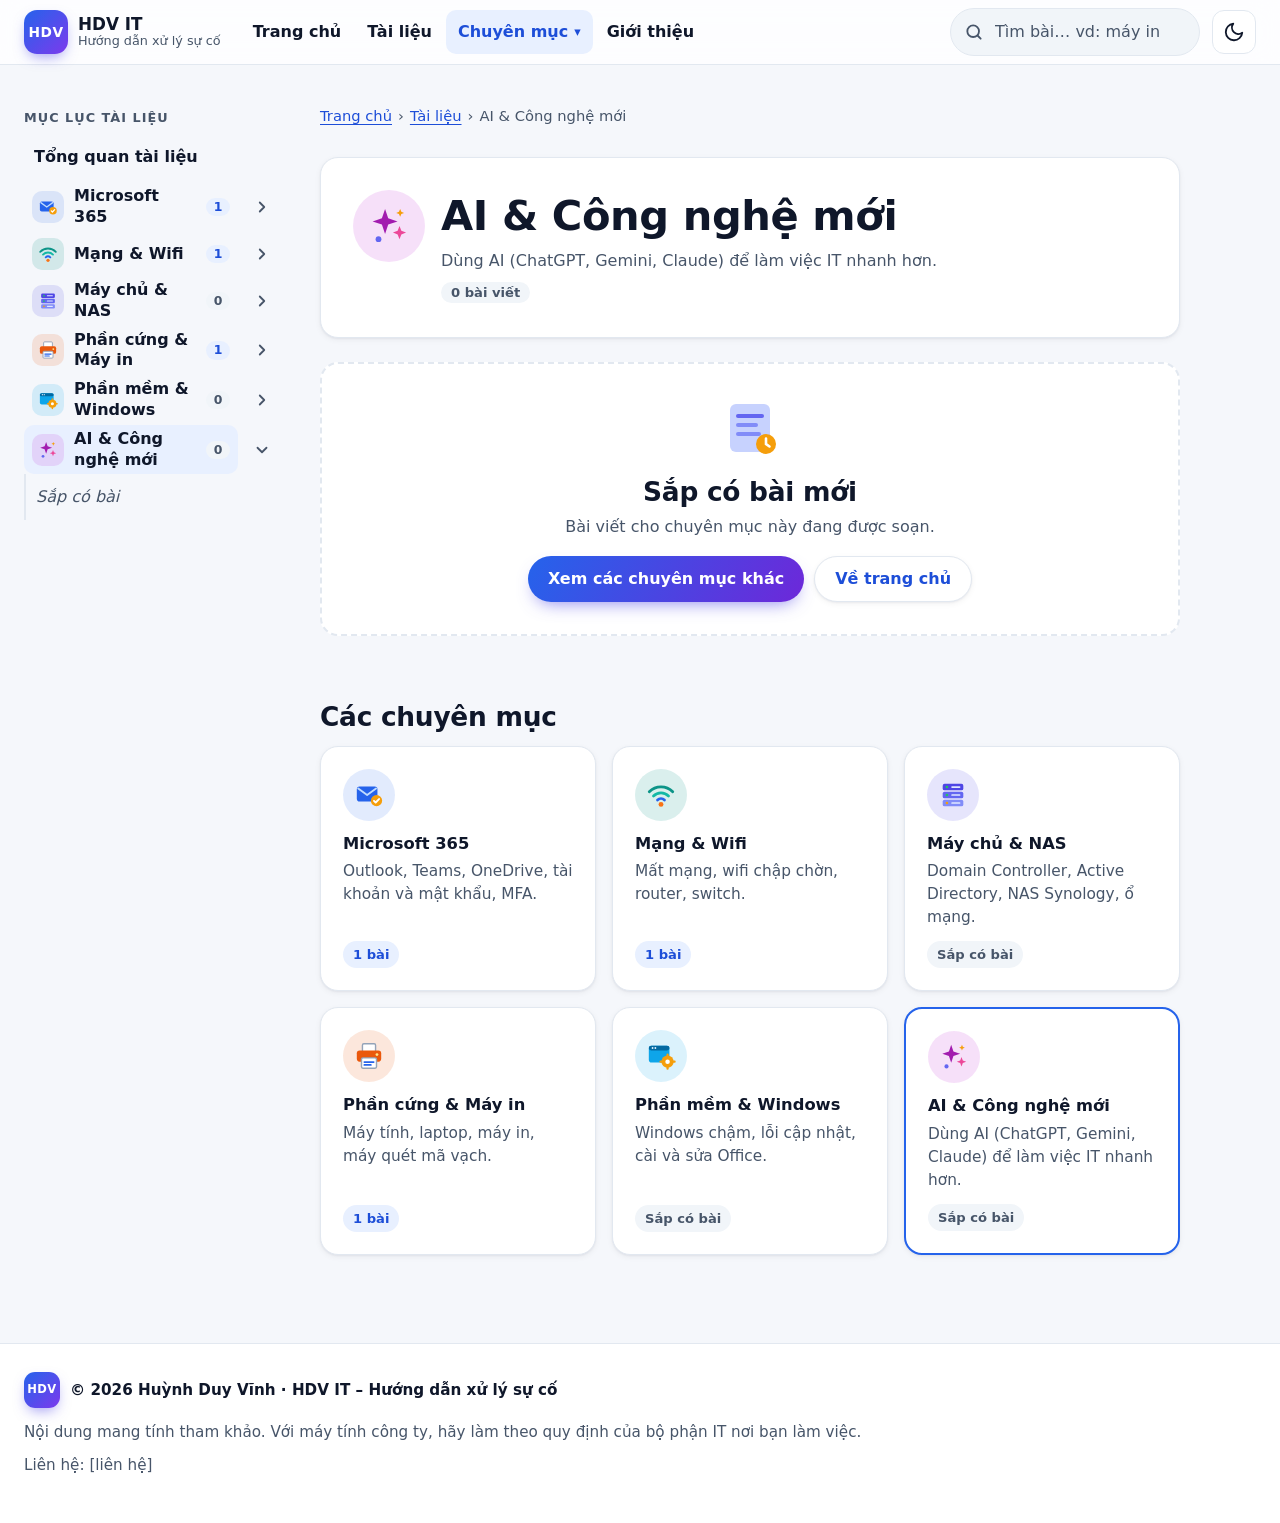
<file: chuyen-muc/ai-cong-nghe.html>
<!doctype html>
<html lang="vi" class="no-js trang-tl">
<head>
<meta charset="utf-8">
<meta name="viewport" content="width=device-width, initial-scale=1">
<title>AI &amp; Công nghệ mới – Chuyên mục | HDV IT</title>
<meta name="description" content="Dùng AI (ChatGPT, Gemini, Claude) để làm việc IT nhanh hơn. Sắp có bài mới.">
<script>(function(){var d=document.documentElement;d.classList.remove('no-js');try{var t=localStorage.getItem('hdv-theme');if(t==='dark'||t==='light')d.setAttribute('data-theme',t)}catch(e){}})();</script>
<link rel="canonical" href="https://bengau.io.vn/chuyen-muc/ai-cong-nghe.html">
<meta property="og:type" content="website">
<meta property="og:locale" content="vi_VN">
<meta property="og:site_name" content="HDV IT">
<meta property="og:title" content="AI &amp; Công nghệ mới – Chuyên mục | HDV IT">
<meta property="og:description" content="Dùng AI (ChatGPT, Gemini, Claude) để làm việc IT nhanh hơn. Sắp có bài mới.">
<meta property="og:url" content="https://bengau.io.vn/chuyen-muc/ai-cong-nghe.html">
<meta property="og:image" content="https://bengau.io.vn/assets/og-cover.png">
<meta property="og:image:width" content="1200">
<meta property="og:image:height" content="630">
<meta property="og:image:alt" content="HDV IT – Hướng dẫn xử lý sự cố">
<meta name="twitter:card" content="summary_large_image">
<meta name="twitter:title" content="AI &amp; Công nghệ mới – Chuyên mục | HDV IT">
<meta name="twitter:description" content="Dùng AI (ChatGPT, Gemini, Claude) để làm việc IT nhanh hơn. Sắp có bài mới.">
<meta name="twitter:image" content="https://bengau.io.vn/assets/og-cover.png">
<link rel="icon" href="../assets/favicon.svg" type="image/svg+xml">
<link rel="stylesheet" href="../assets/style.css">
<script src="../assets/app.js" defer></script>
</head>
<body data-root="../" data-trang="chuyen-muc" data-cm="ai-cong-nghe">
<a class="skip" href="#noi-dung">Bỏ qua, đến nội dung chính</a>

<header class="topbar">
  <div class="wrap bar">
    <a class="brand" href="../index.html" aria-label="HDV IT – Trang chủ">
      <span class="logo" aria-hidden="true">HDV</span>
      <span class="brand-text"><strong>HDV IT</strong><small>Hướng dẫn xử lý sự cố</small></span>
    </a>
    <nav id="menu" class="nav" aria-label="Menu chính">
      <a href="../index.html">Trang chủ</a>
      <a href="../tai-lieu.html">Tài liệu</a>
      <div class="nav-group">
        <a class="nav-group-title" href="../index.html#chuyen-muc" aria-current="page">Chuyên mục</a>
        <div class="nav-sub">
          <a href="microsoft-365.html">Microsoft 365</a>
          <a href="mang-wifi.html">Mạng &amp; Wifi</a>
          <a href="may-chu-nas.html">Máy chủ &amp; NAS</a>
          <a href="phan-cung-may-in.html">Phần cứng &amp; Máy in</a>
          <a href="phan-mem-windows.html">Phần mềm &amp; Windows</a>
          <a href="ai-cong-nghe.html" aria-current="page">AI &amp; Công nghệ mới</a>
        </div>
      </div>
      <a href="../gioi-thieu.html">Giới thiệu</a>
    </nav>
    <div class="hsearch" id="tim-nhanh">
      <form class="hs-form" role="search" action="../tai-lieu.html">
        <label for="tim-dau" class="visually-hidden">Tìm bài hướng dẫn</label>
        <div class="hs-field">
          <svg viewBox="0 0 24 24" fill="none" stroke="currentColor" stroke-width="2.2" stroke-linecap="round" aria-hidden="true" focusable="false"><circle cx="11" cy="11" r="7"/><path d="m20 20-3.5-3.5"/></svg>
          <input id="tim-dau" name="q" type="search" autocomplete="off" placeholder="Tìm bài… vd: máy in" role="combobox" aria-expanded="false" aria-controls="kq-dau" aria-autocomplete="list">
        </div>
        <p id="tt-dau" class="visually-hidden" role="status" aria-atomic="true"></p>
        <div id="kq-dau-khung" class="hs-results" hidden>
          <p id="kq-dau-tb" class="hs-msg"></p>
          <ul id="kq-dau" class="hs-list" role="listbox" aria-label="Kết quả tìm kiếm"></ul>
        </div>
      </form>
    </div>
    <div class="bar-actions">
      <button class="icon-btn search-toggle" type="button" aria-label="Tìm kiếm" title="Tìm kiếm" aria-expanded="false" aria-controls="tim-nhanh">
        <svg viewBox="0 0 24 24" fill="none" stroke="currentColor" stroke-width="2.2" stroke-linecap="round" aria-hidden="true" focusable="false"><circle cx="11" cy="11" r="7"/><path d="m20 20-3.5-3.5"/></svg>
      </button>
      <button class="icon-btn theme-btn" type="button" aria-label="Chế độ tối" title="Chế độ tối" aria-pressed="false">
        <svg class="i-moon" viewBox="0 0 24 24" fill="none" stroke="currentColor" stroke-width="2" stroke-linecap="round" stroke-linejoin="round" aria-hidden="true" focusable="false"><path d="M21 12.8A9 9 0 1 1 11.2 3a7 7 0 0 0 9.8 9.8z"/></svg>
        <svg class="i-sun" viewBox="0 0 24 24" fill="none" stroke="currentColor" stroke-width="2" stroke-linecap="round" aria-hidden="true" focusable="false"><circle cx="12" cy="12" r="4"/><path d="M12 2v2M12 20v2M4.9 4.9l1.4 1.4M17.7 17.7l1.4 1.4M2 12h2M20 12h2M4.9 19.1l1.4-1.4M17.7 6.3l1.4-1.4"/></svg>
      </button>
      <button class="icon-btn nav-toggle menu-btn" type="button" aria-expanded="false" aria-controls="menu"><span aria-hidden="true">☰</span> Menu</button>
    </div>
  </div>
</header>

<div class="docs-bar">
  <div class="docs-bar-in">
    <button class="tree-btn" type="button" aria-expanded="false" aria-controls="cay-tai-lieu"><span aria-hidden="true">☰</span> Mục lục tài liệu</button>
  </div>
</div>

<div class="docs">
  <aside id="cay-tai-lieu" class="docs-side" aria-labelledby="cay-tieu-de">
    <div class="drawer-head">
      <p id="cay-tieu-de" class="drawer-title">Mục lục tài liệu</p>
      <button class="drawer-close" type="button" aria-label="Đóng mục lục"><span aria-hidden="true">✕</span> Đóng</button>
    </div>
    <div data-tree></div>
    <noscript><p class="tree-nojs"><a href="../tai-lieu.html">Xem danh sách tài liệu</a></p></noscript>
  </aside>
  <main id="noi-dung" tabindex="-1" class="page docs-main">
    <nav class="crumbs" aria-label="Đường dẫn">
      <ol>
        <li><a href="../index.html">Trang chủ</a></li>
        <li><a href="../tai-lieu.html">Tài liệu</a></li>
        <li aria-current="page">AI &amp; Công nghệ mới</li>
      </ol>
    </nav>

    <header class="card page-head">
      <span class="ic big t-ai" data-icon="ai-cong-nghe" aria-hidden="true"></span>
      <div>
        <h1>AI &amp; Công nghệ mới</h1>
        <p>Dùng AI (ChatGPT, Gemini, Claude) để làm việc IT nhanh hơn.</p>
        <span class="cat-count zero" data-dem="ai-cong-nghe" data-dem-kieu="viet">0 bài viết</span>
      </div>
    </header>

    <section aria-label="Bài viết trong chuyên mục" data-ds-bai="ai-cong-nghe" hidden>
      <div class="post-grid one"></div>
    </section>

    <section class="empty" aria-labelledby="h-sap-co" data-trong>
      <span data-icon="trong" aria-hidden="true"></span>
      <h2 id="h-sap-co">Sắp có bài mới</h2>
      <p>Bài viết cho chuyên mục này đang được soạn.</p>
      <div class="actions">
        <a class="btn" href="#cac-chuyen-muc">Xem các chuyên mục khác</a>
        <a class="btn ghost" href="../index.html">Về trang chủ</a>
      </div>
    </section>

    <section class="section" id="cac-chuyen-muc" aria-labelledby="h-cac-muc">
      <h2 id="h-cac-muc">Các chuyên mục</h2>
      <div class="cat-grid">
        <a class="cat-card" href="microsoft-365.html">
          <span class="ic t-m365" data-icon="microsoft-365" aria-hidden="true"></span>
          <span class="cat-name">Microsoft 365</span>
          <span class="cat-desc">Outlook, Teams, OneDrive, tài khoản và mật khẩu, MFA.</span>
          <span class="cat-count" data-dem="microsoft-365">1 bài</span>
        </a>
        <a class="cat-card" href="mang-wifi.html">
          <span class="ic t-net" data-icon="mang-wifi" aria-hidden="true"></span>
          <span class="cat-name">Mạng &amp; Wifi</span>
          <span class="cat-desc">Mất mạng, wifi chập chờn, router, switch.</span>
          <span class="cat-count" data-dem="mang-wifi">1 bài</span>
        </a>
        <a class="cat-card" href="may-chu-nas.html">
          <span class="ic t-nas" data-icon="may-chu-nas" aria-hidden="true"></span>
          <span class="cat-name">Máy chủ &amp; NAS</span>
          <span class="cat-desc">Domain Controller, Active Directory, NAS Synology, ổ mạng.</span>
          <span class="cat-count zero" data-dem="may-chu-nas">Sắp có bài</span>
        </a>
        <a class="cat-card" href="phan-cung-may-in.html">
          <span class="ic t-hw" data-icon="phan-cung-may-in" aria-hidden="true"></span>
          <span class="cat-name">Phần cứng &amp; Máy in</span>
          <span class="cat-desc">Máy tính, laptop, máy in, máy quét mã vạch.</span>
          <span class="cat-count" data-dem="phan-cung-may-in">1 bài</span>
        </a>
        <a class="cat-card" href="phan-mem-windows.html">
          <span class="ic t-win" data-icon="phan-mem-windows" aria-hidden="true"></span>
          <span class="cat-name">Phần mềm &amp; Windows</span>
          <span class="cat-desc">Windows chậm, lỗi cập nhật, cài và sửa Office.</span>
          <span class="cat-count zero" data-dem="phan-mem-windows">Sắp có bài</span>
        </a>
        <a class="cat-card" href="ai-cong-nghe.html" aria-current="page">
          <span class="ic t-ai" data-icon="ai-cong-nghe" aria-hidden="true"></span>
          <span class="cat-name">AI &amp; Công nghệ mới</span>
          <span class="cat-desc">Dùng AI (ChatGPT, Gemini, Claude) để làm việc IT nhanh hơn.</span>
          <span class="cat-count zero" data-dem="ai-cong-nghe">Sắp có bài</span>
        </a>
      </div>
    </section>
    </main>
</div>

<footer class="footer">
  <div class="wrap">
    <div class="brand-line"><span class="logo" aria-hidden="true">HDV</span><strong>© 2026 Huỳnh Duy Vĩnh · HDV IT – Hướng dẫn xử lý sự cố</strong></div>
    <p>Nội dung mang tính tham khảo. Với máy tính công ty, hãy làm theo quy định của bộ phận IT nơi bạn làm việc.</p>
    <p>Liên hệ: [liên hệ]</p>
  </div>
</footer>
</body>
</html>
</file>
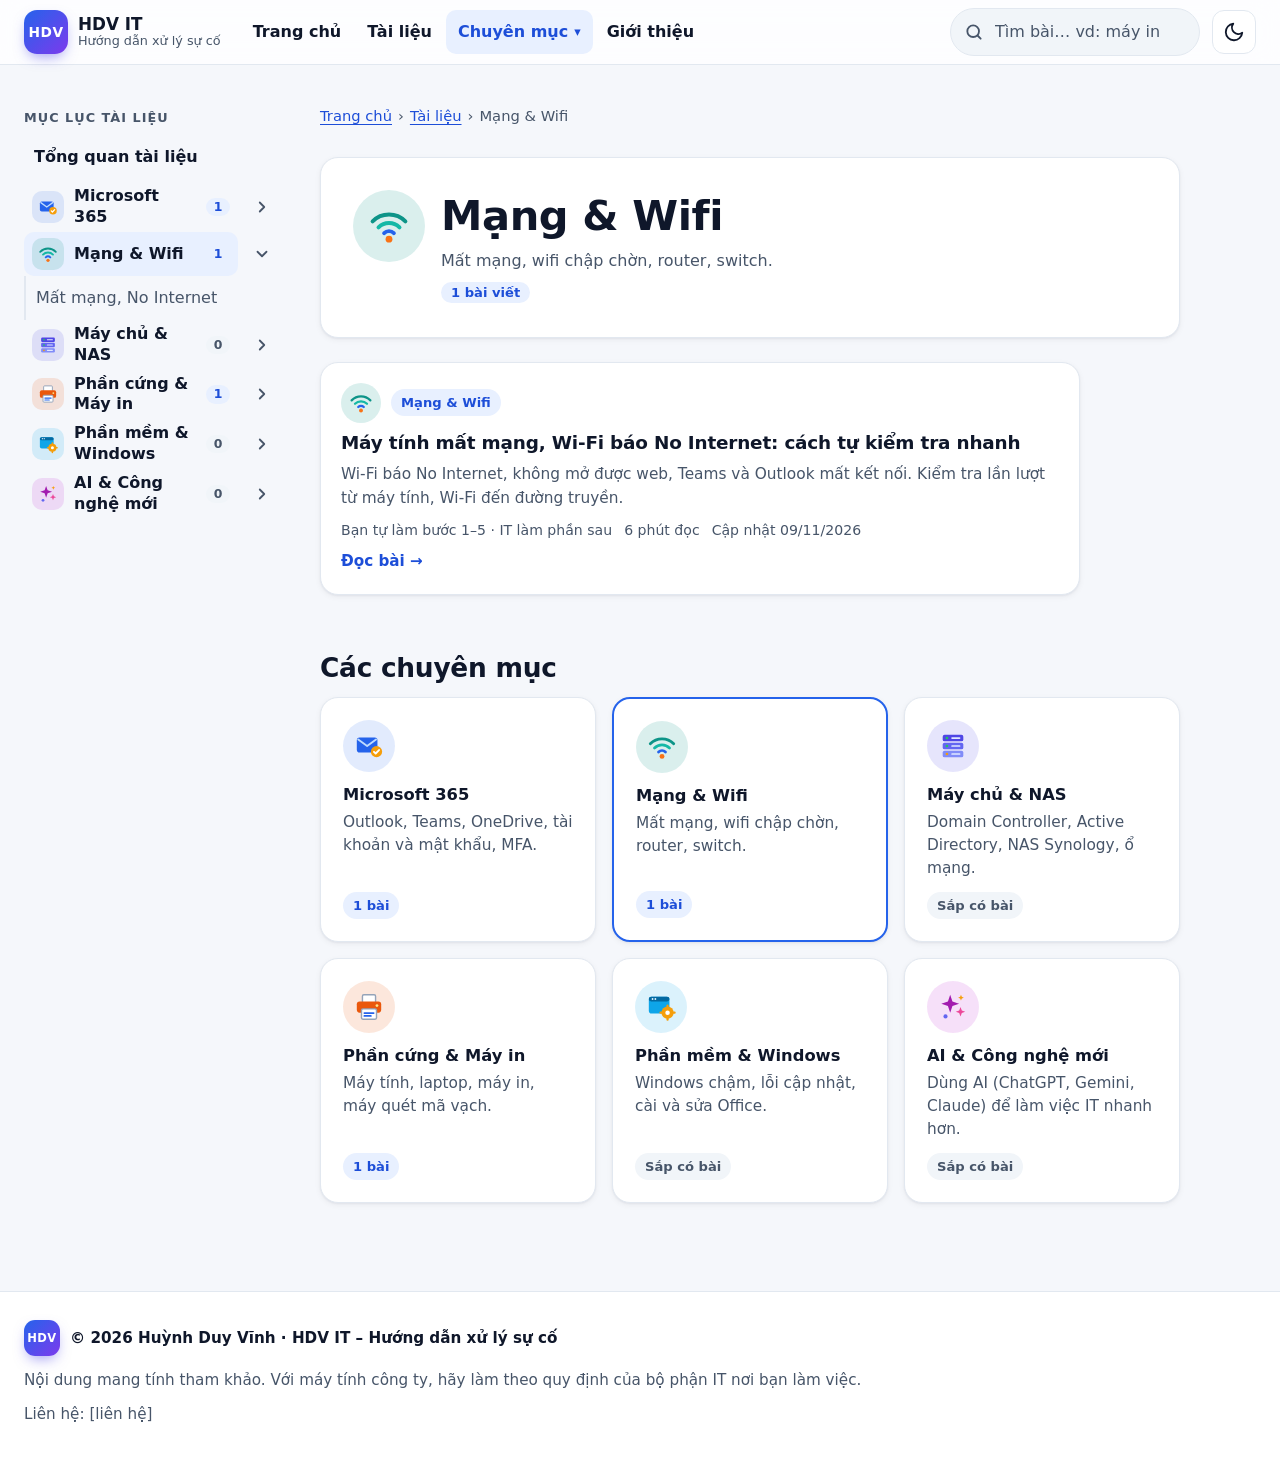
<file: chuyen-muc/mang-wifi.html>
<!doctype html>
<html lang="vi" class="no-js trang-tl">
<head>
<meta charset="utf-8">
<meta name="viewport" content="width=device-width, initial-scale=1">
<title>Mạng &amp; Wifi – Chuyên mục | HDV IT</title>
<meta name="description" content="Hướng dẫn xử lý sự cố mạng và Wi-Fi: mất mạng, wifi chập chờn, router, switch.">
<script>(function(){var d=document.documentElement;d.classList.remove('no-js');try{var t=localStorage.getItem('hdv-theme');if(t==='dark'||t==='light')d.setAttribute('data-theme',t)}catch(e){}})();</script>
<link rel="canonical" href="https://bengau.io.vn/chuyen-muc/mang-wifi.html">
<meta property="og:type" content="website">
<meta property="og:locale" content="vi_VN">
<meta property="og:site_name" content="HDV IT">
<meta property="og:title" content="Mạng &amp; Wifi – Chuyên mục | HDV IT">
<meta property="og:description" content="Hướng dẫn xử lý sự cố mạng và Wi-Fi: mất mạng, wifi chập chờn, router, switch.">
<meta property="og:url" content="https://bengau.io.vn/chuyen-muc/mang-wifi.html">
<meta property="og:image" content="https://bengau.io.vn/assets/og-cover.png">
<meta property="og:image:width" content="1200">
<meta property="og:image:height" content="630">
<meta property="og:image:alt" content="HDV IT – Hướng dẫn xử lý sự cố">
<meta name="twitter:card" content="summary_large_image">
<meta name="twitter:title" content="Mạng &amp; Wifi – Chuyên mục | HDV IT">
<meta name="twitter:description" content="Hướng dẫn xử lý sự cố mạng và Wi-Fi: mất mạng, wifi chập chờn, router, switch.">
<meta name="twitter:image" content="https://bengau.io.vn/assets/og-cover.png">
<link rel="icon" href="../assets/favicon.svg" type="image/svg+xml">
<link rel="stylesheet" href="../assets/style.css">
<script src="../assets/app.js" defer></script>
</head>
<body data-root="../" data-trang="chuyen-muc" data-cm="mang-wifi">
<a class="skip" href="#noi-dung">Bỏ qua, đến nội dung chính</a>

<header class="topbar">
  <div class="wrap bar">
    <a class="brand" href="../index.html" aria-label="HDV IT – Trang chủ">
      <span class="logo" aria-hidden="true">HDV</span>
      <span class="brand-text"><strong>HDV IT</strong><small>Hướng dẫn xử lý sự cố</small></span>
    </a>
    <nav id="menu" class="nav" aria-label="Menu chính">
      <a href="../index.html">Trang chủ</a>
      <a href="../tai-lieu.html">Tài liệu</a>
      <div class="nav-group">
        <a class="nav-group-title" href="../index.html#chuyen-muc" aria-current="page">Chuyên mục</a>
        <div class="nav-sub">
          <a href="microsoft-365.html">Microsoft 365</a>
          <a href="mang-wifi.html" aria-current="page">Mạng &amp; Wifi</a>
          <a href="may-chu-nas.html">Máy chủ &amp; NAS</a>
          <a href="phan-cung-may-in.html">Phần cứng &amp; Máy in</a>
          <a href="phan-mem-windows.html">Phần mềm &amp; Windows</a>
          <a href="ai-cong-nghe.html">AI &amp; Công nghệ mới</a>
        </div>
      </div>
      <a href="../gioi-thieu.html">Giới thiệu</a>
    </nav>
    <div class="hsearch" id="tim-nhanh">
      <form class="hs-form" role="search" action="../tai-lieu.html">
        <label for="tim-dau" class="visually-hidden">Tìm bài hướng dẫn</label>
        <div class="hs-field">
          <svg viewBox="0 0 24 24" fill="none" stroke="currentColor" stroke-width="2.2" stroke-linecap="round" aria-hidden="true" focusable="false"><circle cx="11" cy="11" r="7"/><path d="m20 20-3.5-3.5"/></svg>
          <input id="tim-dau" name="q" type="search" autocomplete="off" placeholder="Tìm bài… vd: máy in" role="combobox" aria-expanded="false" aria-controls="kq-dau" aria-autocomplete="list">
        </div>
        <p id="tt-dau" class="visually-hidden" role="status" aria-atomic="true"></p>
        <div id="kq-dau-khung" class="hs-results" hidden>
          <p id="kq-dau-tb" class="hs-msg"></p>
          <ul id="kq-dau" class="hs-list" role="listbox" aria-label="Kết quả tìm kiếm"></ul>
        </div>
      </form>
    </div>
    <div class="bar-actions">
      <button class="icon-btn search-toggle" type="button" aria-label="Tìm kiếm" title="Tìm kiếm" aria-expanded="false" aria-controls="tim-nhanh">
        <svg viewBox="0 0 24 24" fill="none" stroke="currentColor" stroke-width="2.2" stroke-linecap="round" aria-hidden="true" focusable="false"><circle cx="11" cy="11" r="7"/><path d="m20 20-3.5-3.5"/></svg>
      </button>
      <button class="icon-btn theme-btn" type="button" aria-label="Chế độ tối" title="Chế độ tối" aria-pressed="false">
        <svg class="i-moon" viewBox="0 0 24 24" fill="none" stroke="currentColor" stroke-width="2" stroke-linecap="round" stroke-linejoin="round" aria-hidden="true" focusable="false"><path d="M21 12.8A9 9 0 1 1 11.2 3a7 7 0 0 0 9.8 9.8z"/></svg>
        <svg class="i-sun" viewBox="0 0 24 24" fill="none" stroke="currentColor" stroke-width="2" stroke-linecap="round" aria-hidden="true" focusable="false"><circle cx="12" cy="12" r="4"/><path d="M12 2v2M12 20v2M4.9 4.9l1.4 1.4M17.7 17.7l1.4 1.4M2 12h2M20 12h2M4.9 19.1l1.4-1.4M17.7 6.3l1.4-1.4"/></svg>
      </button>
      <button class="icon-btn nav-toggle menu-btn" type="button" aria-expanded="false" aria-controls="menu"><span aria-hidden="true">☰</span> Menu</button>
    </div>
  </div>
</header>

<div class="docs-bar">
  <div class="docs-bar-in">
    <button class="tree-btn" type="button" aria-expanded="false" aria-controls="cay-tai-lieu"><span aria-hidden="true">☰</span> Mục lục tài liệu</button>
  </div>
</div>

<div class="docs">
  <aside id="cay-tai-lieu" class="docs-side" aria-labelledby="cay-tieu-de">
    <div class="drawer-head">
      <p id="cay-tieu-de" class="drawer-title">Mục lục tài liệu</p>
      <button class="drawer-close" type="button" aria-label="Đóng mục lục"><span aria-hidden="true">✕</span> Đóng</button>
    </div>
    <div data-tree></div>
    <noscript><p class="tree-nojs"><a href="../tai-lieu.html">Xem danh sách tài liệu</a></p></noscript>
  </aside>
  <main id="noi-dung" tabindex="-1" class="page docs-main">
    <nav class="crumbs" aria-label="Đường dẫn">
      <ol>
        <li><a href="../index.html">Trang chủ</a></li>
        <li><a href="../tai-lieu.html">Tài liệu</a></li>
        <li aria-current="page">Mạng &amp; Wifi</li>
      </ol>
    </nav>

    <header class="card page-head">
      <span class="ic big t-net" data-icon="mang-wifi" aria-hidden="true"></span>
      <div>
        <h1>Mạng &amp; Wifi</h1>
        <p>Mất mạng, wifi chập chờn, router, switch.</p>
        <span class="cat-count" data-dem="mang-wifi" data-dem-kieu="viet">1 bài viết</span>
      </div>
    </header>

    <section aria-label="Bài viết trong chuyên mục" data-ds-bai="mang-wifi">
      <div class="post-grid one">
        <a class="post-card reveal" href="../bai-viet/mat-mang-khong-vao-internet.html">
          <span class="post-top"><span class="ic t-net" data-icon="mang-wifi" aria-hidden="true"></span><span class="chip">Mạng &amp; Wifi</span></span>
          <h2 style="font-size:1.15rem;margin:0">Máy tính mất mạng, Wi-Fi báo No Internet: cách tự kiểm tra nhanh</h2>
          <p>Wi-Fi báo No Internet, không mở được web, Teams và Outlook mất kết nối. Kiểm tra lần lượt từ máy tính, Wi-Fi đến đường truyền.</p>
          <span class="post-meta"><span>Bạn tự làm bước 1–5 · IT làm phần sau</span><span>6 phút đọc</span><span>Cập nhật 09/11/2026</span></span>
          <span class="read-more">Đọc bài <span aria-hidden="true">→</span></span>
        </a>
      </div>
    </section>

    <section class="section" id="cac-chuyen-muc" aria-labelledby="h-cac-muc">
      <h2 id="h-cac-muc">Các chuyên mục</h2>
      <div class="cat-grid">
        <a class="cat-card" href="microsoft-365.html">
          <span class="ic t-m365" data-icon="microsoft-365" aria-hidden="true"></span>
          <span class="cat-name">Microsoft 365</span>
          <span class="cat-desc">Outlook, Teams, OneDrive, tài khoản và mật khẩu, MFA.</span>
          <span class="cat-count" data-dem="microsoft-365">1 bài</span>
        </a>
        <a class="cat-card" href="mang-wifi.html" aria-current="page">
          <span class="ic t-net" data-icon="mang-wifi" aria-hidden="true"></span>
          <span class="cat-name">Mạng &amp; Wifi</span>
          <span class="cat-desc">Mất mạng, wifi chập chờn, router, switch.</span>
          <span class="cat-count" data-dem="mang-wifi">1 bài</span>
        </a>
        <a class="cat-card" href="may-chu-nas.html">
          <span class="ic t-nas" data-icon="may-chu-nas" aria-hidden="true"></span>
          <span class="cat-name">Máy chủ &amp; NAS</span>
          <span class="cat-desc">Domain Controller, Active Directory, NAS Synology, ổ mạng.</span>
          <span class="cat-count zero" data-dem="may-chu-nas">Sắp có bài</span>
        </a>
        <a class="cat-card" href="phan-cung-may-in.html">
          <span class="ic t-hw" data-icon="phan-cung-may-in" aria-hidden="true"></span>
          <span class="cat-name">Phần cứng &amp; Máy in</span>
          <span class="cat-desc">Máy tính, laptop, máy in, máy quét mã vạch.</span>
          <span class="cat-count" data-dem="phan-cung-may-in">1 bài</span>
        </a>
        <a class="cat-card" href="phan-mem-windows.html">
          <span class="ic t-win" data-icon="phan-mem-windows" aria-hidden="true"></span>
          <span class="cat-name">Phần mềm &amp; Windows</span>
          <span class="cat-desc">Windows chậm, lỗi cập nhật, cài và sửa Office.</span>
          <span class="cat-count zero" data-dem="phan-mem-windows">Sắp có bài</span>
        </a>
        <a class="cat-card" href="ai-cong-nghe.html">
          <span class="ic t-ai" data-icon="ai-cong-nghe" aria-hidden="true"></span>
          <span class="cat-name">AI &amp; Công nghệ mới</span>
          <span class="cat-desc">Dùng AI (ChatGPT, Gemini, Claude) để làm việc IT nhanh hơn.</span>
          <span class="cat-count zero" data-dem="ai-cong-nghe">Sắp có bài</span>
        </a>
      </div>
    </section>
    </main>
</div>

<footer class="footer">
  <div class="wrap">
    <div class="brand-line"><span class="logo" aria-hidden="true">HDV</span><strong>© 2026 Huỳnh Duy Vĩnh · HDV IT – Hướng dẫn xử lý sự cố</strong></div>
    <p>Nội dung mang tính tham khảo. Với máy tính công ty, hãy làm theo quy định của bộ phận IT nơi bạn làm việc.</p>
    <p>Liên hệ: [liên hệ]</p>
  </div>
</footer>
</body>
</html>
</file>
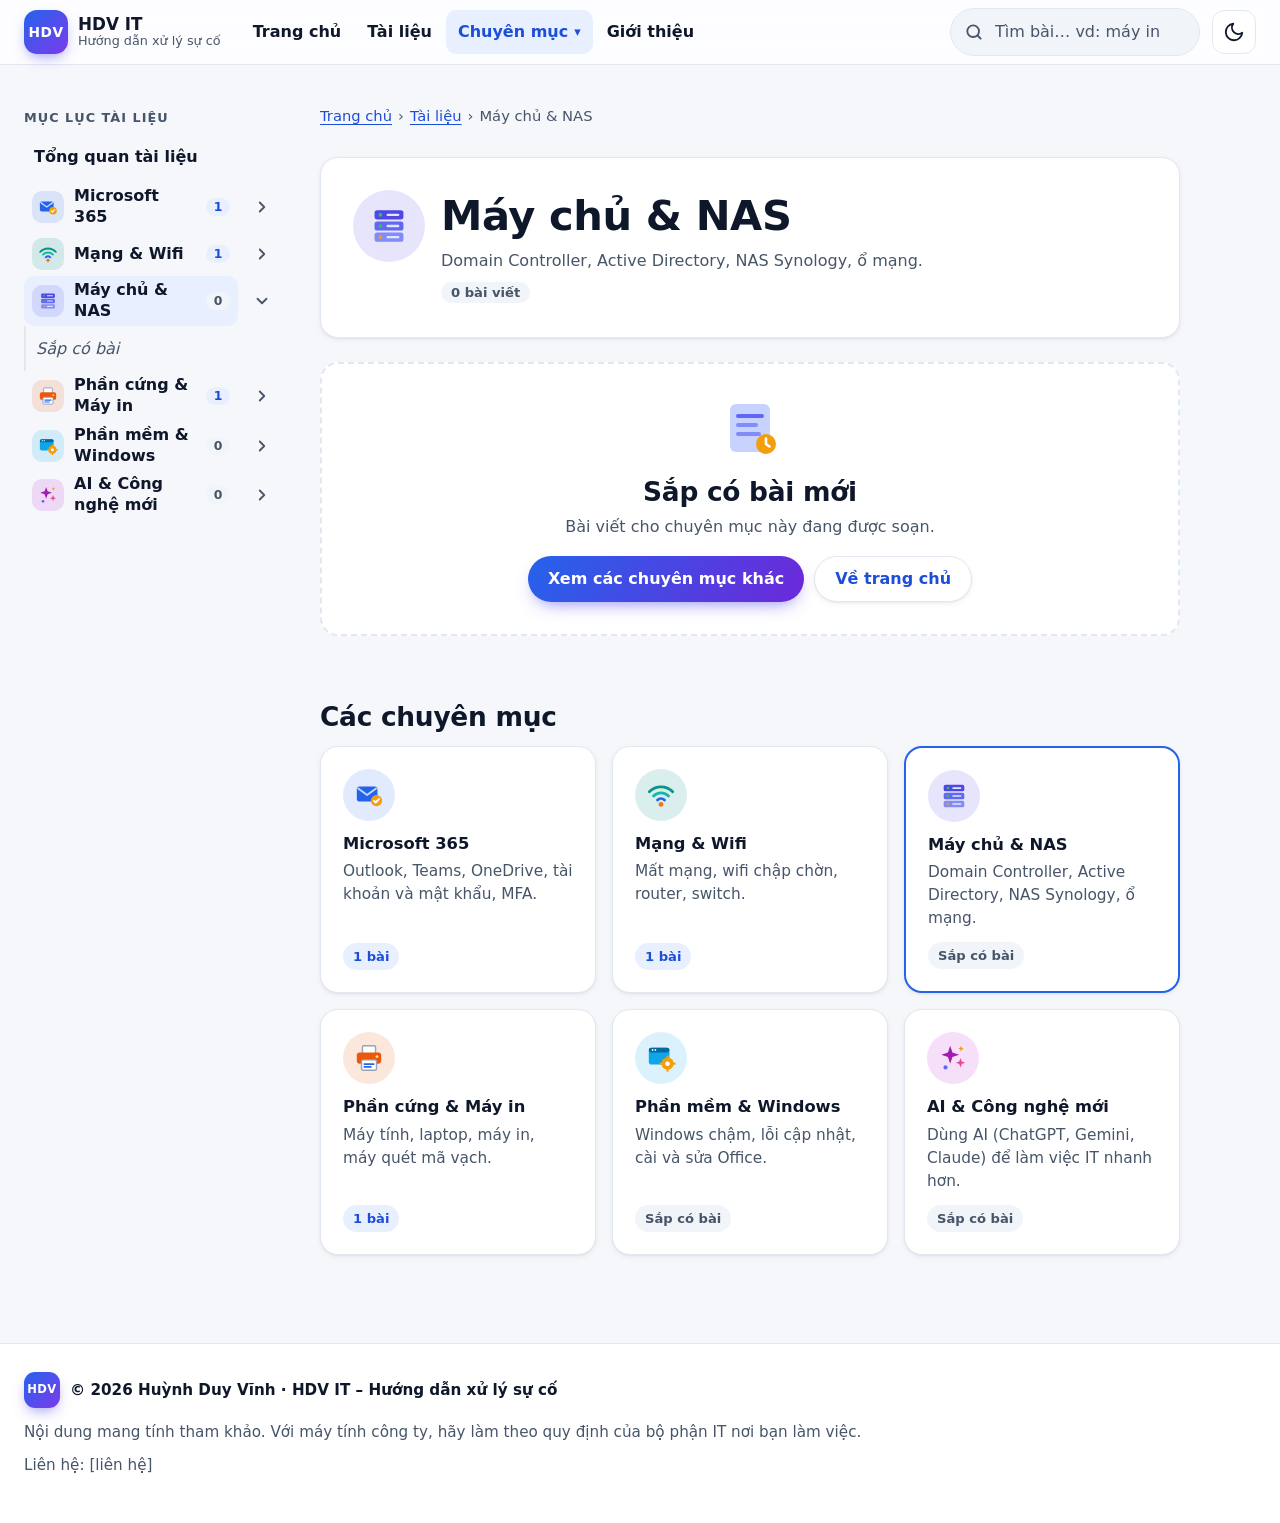
<file: chuyen-muc/may-chu-nas.html>
<!doctype html>
<html lang="vi" class="no-js trang-tl">
<head>
<meta charset="utf-8">
<meta name="viewport" content="width=device-width, initial-scale=1">
<title>Máy chủ &amp; NAS – Chuyên mục | HDV IT</title>
<meta name="description" content="Hướng dẫn xử lý sự cố máy chủ và NAS: Domain Controller, Active Directory, NAS Synology, ổ mạng. Sắp có bài mới.">
<script>(function(){var d=document.documentElement;d.classList.remove('no-js');try{var t=localStorage.getItem('hdv-theme');if(t==='dark'||t==='light')d.setAttribute('data-theme',t)}catch(e){}})();</script>
<link rel="canonical" href="https://bengau.io.vn/chuyen-muc/may-chu-nas.html">
<meta property="og:type" content="website">
<meta property="og:locale" content="vi_VN">
<meta property="og:site_name" content="HDV IT">
<meta property="og:title" content="Máy chủ &amp; NAS – Chuyên mục | HDV IT">
<meta property="og:description" content="Hướng dẫn xử lý sự cố máy chủ và NAS: Domain Controller, Active Directory, NAS Synology, ổ mạng. Sắp có bài mới.">
<meta property="og:url" content="https://bengau.io.vn/chuyen-muc/may-chu-nas.html">
<meta property="og:image" content="https://bengau.io.vn/assets/og-cover.png">
<meta property="og:image:width" content="1200">
<meta property="og:image:height" content="630">
<meta property="og:image:alt" content="HDV IT – Hướng dẫn xử lý sự cố">
<meta name="twitter:card" content="summary_large_image">
<meta name="twitter:title" content="Máy chủ &amp; NAS – Chuyên mục | HDV IT">
<meta name="twitter:description" content="Hướng dẫn xử lý sự cố máy chủ và NAS: Domain Controller, Active Directory, NAS Synology, ổ mạng. Sắp có bài mới.">
<meta name="twitter:image" content="https://bengau.io.vn/assets/og-cover.png">
<link rel="icon" href="../assets/favicon.svg" type="image/svg+xml">
<link rel="stylesheet" href="../assets/style.css">
<script src="../assets/app.js" defer></script>
</head>
<body data-root="../" data-trang="chuyen-muc" data-cm="may-chu-nas">
<a class="skip" href="#noi-dung">Bỏ qua, đến nội dung chính</a>

<header class="topbar">
  <div class="wrap bar">
    <a class="brand" href="../index.html" aria-label="HDV IT – Trang chủ">
      <span class="logo" aria-hidden="true">HDV</span>
      <span class="brand-text"><strong>HDV IT</strong><small>Hướng dẫn xử lý sự cố</small></span>
    </a>
    <nav id="menu" class="nav" aria-label="Menu chính">
      <a href="../index.html">Trang chủ</a>
      <a href="../tai-lieu.html">Tài liệu</a>
      <div class="nav-group">
        <a class="nav-group-title" href="../index.html#chuyen-muc" aria-current="page">Chuyên mục</a>
        <div class="nav-sub">
          <a href="microsoft-365.html">Microsoft 365</a>
          <a href="mang-wifi.html">Mạng &amp; Wifi</a>
          <a href="may-chu-nas.html" aria-current="page">Máy chủ &amp; NAS</a>
          <a href="phan-cung-may-in.html">Phần cứng &amp; Máy in</a>
          <a href="phan-mem-windows.html">Phần mềm &amp; Windows</a>
          <a href="ai-cong-nghe.html">AI &amp; Công nghệ mới</a>
        </div>
      </div>
      <a href="../gioi-thieu.html">Giới thiệu</a>
    </nav>
    <div class="hsearch" id="tim-nhanh">
      <form class="hs-form" role="search" action="../tai-lieu.html">
        <label for="tim-dau" class="visually-hidden">Tìm bài hướng dẫn</label>
        <div class="hs-field">
          <svg viewBox="0 0 24 24" fill="none" stroke="currentColor" stroke-width="2.2" stroke-linecap="round" aria-hidden="true" focusable="false"><circle cx="11" cy="11" r="7"/><path d="m20 20-3.5-3.5"/></svg>
          <input id="tim-dau" name="q" type="search" autocomplete="off" placeholder="Tìm bài… vd: máy in" role="combobox" aria-expanded="false" aria-controls="kq-dau" aria-autocomplete="list">
        </div>
        <p id="tt-dau" class="visually-hidden" role="status" aria-atomic="true"></p>
        <div id="kq-dau-khung" class="hs-results" hidden>
          <p id="kq-dau-tb" class="hs-msg"></p>
          <ul id="kq-dau" class="hs-list" role="listbox" aria-label="Kết quả tìm kiếm"></ul>
        </div>
      </form>
    </div>
    <div class="bar-actions">
      <button class="icon-btn search-toggle" type="button" aria-label="Tìm kiếm" title="Tìm kiếm" aria-expanded="false" aria-controls="tim-nhanh">
        <svg viewBox="0 0 24 24" fill="none" stroke="currentColor" stroke-width="2.2" stroke-linecap="round" aria-hidden="true" focusable="false"><circle cx="11" cy="11" r="7"/><path d="m20 20-3.5-3.5"/></svg>
      </button>
      <button class="icon-btn theme-btn" type="button" aria-label="Chế độ tối" title="Chế độ tối" aria-pressed="false">
        <svg class="i-moon" viewBox="0 0 24 24" fill="none" stroke="currentColor" stroke-width="2" stroke-linecap="round" stroke-linejoin="round" aria-hidden="true" focusable="false"><path d="M21 12.8A9 9 0 1 1 11.2 3a7 7 0 0 0 9.8 9.8z"/></svg>
        <svg class="i-sun" viewBox="0 0 24 24" fill="none" stroke="currentColor" stroke-width="2" stroke-linecap="round" aria-hidden="true" focusable="false"><circle cx="12" cy="12" r="4"/><path d="M12 2v2M12 20v2M4.9 4.9l1.4 1.4M17.7 17.7l1.4 1.4M2 12h2M20 12h2M4.9 19.1l1.4-1.4M17.7 6.3l1.4-1.4"/></svg>
      </button>
      <button class="icon-btn nav-toggle menu-btn" type="button" aria-expanded="false" aria-controls="menu"><span aria-hidden="true">☰</span> Menu</button>
    </div>
  </div>
</header>

<div class="docs-bar">
  <div class="docs-bar-in">
    <button class="tree-btn" type="button" aria-expanded="false" aria-controls="cay-tai-lieu"><span aria-hidden="true">☰</span> Mục lục tài liệu</button>
  </div>
</div>

<div class="docs">
  <aside id="cay-tai-lieu" class="docs-side" aria-labelledby="cay-tieu-de">
    <div class="drawer-head">
      <p id="cay-tieu-de" class="drawer-title">Mục lục tài liệu</p>
      <button class="drawer-close" type="button" aria-label="Đóng mục lục"><span aria-hidden="true">✕</span> Đóng</button>
    </div>
    <div data-tree></div>
    <noscript><p class="tree-nojs"><a href="../tai-lieu.html">Xem danh sách tài liệu</a></p></noscript>
  </aside>
  <main id="noi-dung" tabindex="-1" class="page docs-main">
    <nav class="crumbs" aria-label="Đường dẫn">
      <ol>
        <li><a href="../index.html">Trang chủ</a></li>
        <li><a href="../tai-lieu.html">Tài liệu</a></li>
        <li aria-current="page">Máy chủ &amp; NAS</li>
      </ol>
    </nav>

    <header class="card page-head">
      <span class="ic big t-nas" data-icon="may-chu-nas" aria-hidden="true"></span>
      <div>
        <h1>Máy chủ &amp; NAS</h1>
        <p>Domain Controller, Active Directory, NAS Synology, ổ mạng.</p>
        <span class="cat-count zero" data-dem="may-chu-nas" data-dem-kieu="viet">0 bài viết</span>
      </div>
    </header>

    <section aria-label="Bài viết trong chuyên mục" data-ds-bai="may-chu-nas" hidden>
      <div class="post-grid one"></div>
    </section>

    <section class="empty" aria-labelledby="h-sap-co" data-trong>
      <span data-icon="trong" aria-hidden="true"></span>
      <h2 id="h-sap-co">Sắp có bài mới</h2>
      <p>Bài viết cho chuyên mục này đang được soạn.</p>
      <div class="actions">
        <a class="btn" href="#cac-chuyen-muc">Xem các chuyên mục khác</a>
        <a class="btn ghost" href="../index.html">Về trang chủ</a>
      </div>
    </section>

    <section class="section" id="cac-chuyen-muc" aria-labelledby="h-cac-muc">
      <h2 id="h-cac-muc">Các chuyên mục</h2>
      <div class="cat-grid">
        <a class="cat-card" href="microsoft-365.html">
          <span class="ic t-m365" data-icon="microsoft-365" aria-hidden="true"></span>
          <span class="cat-name">Microsoft 365</span>
          <span class="cat-desc">Outlook, Teams, OneDrive, tài khoản và mật khẩu, MFA.</span>
          <span class="cat-count" data-dem="microsoft-365">1 bài</span>
        </a>
        <a class="cat-card" href="mang-wifi.html">
          <span class="ic t-net" data-icon="mang-wifi" aria-hidden="true"></span>
          <span class="cat-name">Mạng &amp; Wifi</span>
          <span class="cat-desc">Mất mạng, wifi chập chờn, router, switch.</span>
          <span class="cat-count" data-dem="mang-wifi">1 bài</span>
        </a>
        <a class="cat-card" href="may-chu-nas.html" aria-current="page">
          <span class="ic t-nas" data-icon="may-chu-nas" aria-hidden="true"></span>
          <span class="cat-name">Máy chủ &amp; NAS</span>
          <span class="cat-desc">Domain Controller, Active Directory, NAS Synology, ổ mạng.</span>
          <span class="cat-count zero" data-dem="may-chu-nas">Sắp có bài</span>
        </a>
        <a class="cat-card" href="phan-cung-may-in.html">
          <span class="ic t-hw" data-icon="phan-cung-may-in" aria-hidden="true"></span>
          <span class="cat-name">Phần cứng &amp; Máy in</span>
          <span class="cat-desc">Máy tính, laptop, máy in, máy quét mã vạch.</span>
          <span class="cat-count" data-dem="phan-cung-may-in">1 bài</span>
        </a>
        <a class="cat-card" href="phan-mem-windows.html">
          <span class="ic t-win" data-icon="phan-mem-windows" aria-hidden="true"></span>
          <span class="cat-name">Phần mềm &amp; Windows</span>
          <span class="cat-desc">Windows chậm, lỗi cập nhật, cài và sửa Office.</span>
          <span class="cat-count zero" data-dem="phan-mem-windows">Sắp có bài</span>
        </a>
        <a class="cat-card" href="ai-cong-nghe.html">
          <span class="ic t-ai" data-icon="ai-cong-nghe" aria-hidden="true"></span>
          <span class="cat-name">AI &amp; Công nghệ mới</span>
          <span class="cat-desc">Dùng AI (ChatGPT, Gemini, Claude) để làm việc IT nhanh hơn.</span>
          <span class="cat-count zero" data-dem="ai-cong-nghe">Sắp có bài</span>
        </a>
      </div>
    </section>
    </main>
</div>

<footer class="footer">
  <div class="wrap">
    <div class="brand-line"><span class="logo" aria-hidden="true">HDV</span><strong>© 2026 Huỳnh Duy Vĩnh · HDV IT – Hướng dẫn xử lý sự cố</strong></div>
    <p>Nội dung mang tính tham khảo. Với máy tính công ty, hãy làm theo quy định của bộ phận IT nơi bạn làm việc.</p>
    <p>Liên hệ: [liên hệ]</p>
  </div>
</footer>
</body>
</html>
</file>
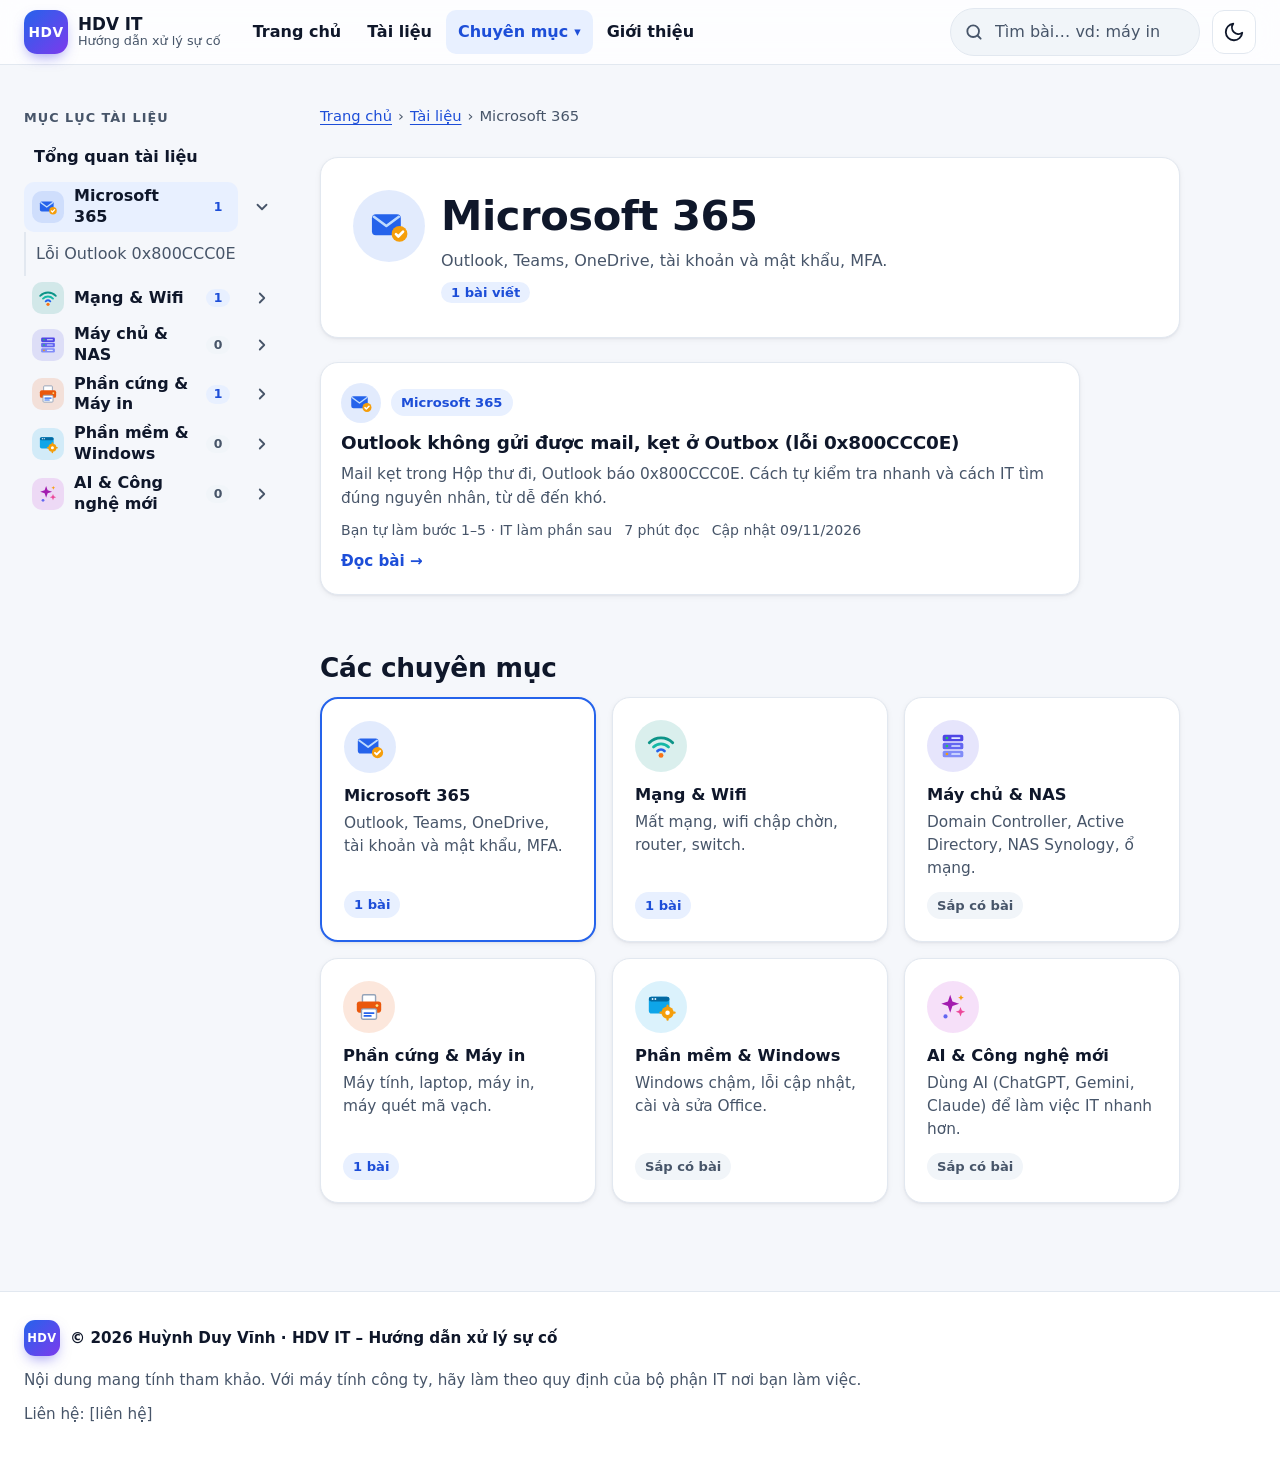
<file: chuyen-muc/microsoft-365.html>
<!doctype html>
<html lang="vi" class="no-js trang-tl">
<head>
<meta charset="utf-8">
<meta name="viewport" content="width=device-width, initial-scale=1">
<title>Microsoft 365 – Chuyên mục | HDV IT</title>
<meta name="description" content="Hướng dẫn xử lý sự cố Microsoft 365: Outlook, Teams, OneDrive, tài khoản và mật khẩu, MFA.">
<script>(function(){var d=document.documentElement;d.classList.remove('no-js');try{var t=localStorage.getItem('hdv-theme');if(t==='dark'||t==='light')d.setAttribute('data-theme',t)}catch(e){}})();</script>
<link rel="canonical" href="https://bengau.io.vn/chuyen-muc/microsoft-365.html">
<meta property="og:type" content="website">
<meta property="og:locale" content="vi_VN">
<meta property="og:site_name" content="HDV IT">
<meta property="og:title" content="Microsoft 365 – Chuyên mục | HDV IT">
<meta property="og:description" content="Hướng dẫn xử lý sự cố Microsoft 365: Outlook, Teams, OneDrive, tài khoản và mật khẩu, MFA.">
<meta property="og:url" content="https://bengau.io.vn/chuyen-muc/microsoft-365.html">
<meta property="og:image" content="https://bengau.io.vn/assets/og-cover.png">
<meta property="og:image:width" content="1200">
<meta property="og:image:height" content="630">
<meta property="og:image:alt" content="HDV IT – Hướng dẫn xử lý sự cố">
<meta name="twitter:card" content="summary_large_image">
<meta name="twitter:title" content="Microsoft 365 – Chuyên mục | HDV IT">
<meta name="twitter:description" content="Hướng dẫn xử lý sự cố Microsoft 365: Outlook, Teams, OneDrive, tài khoản và mật khẩu, MFA.">
<meta name="twitter:image" content="https://bengau.io.vn/assets/og-cover.png">
<link rel="icon" href="../assets/favicon.svg" type="image/svg+xml">
<link rel="stylesheet" href="../assets/style.css">
<script src="../assets/app.js" defer></script>
</head>
<body data-root="../" data-trang="chuyen-muc" data-cm="microsoft-365">
<a class="skip" href="#noi-dung">Bỏ qua, đến nội dung chính</a>

<header class="topbar">
  <div class="wrap bar">
    <a class="brand" href="../index.html" aria-label="HDV IT – Trang chủ">
      <span class="logo" aria-hidden="true">HDV</span>
      <span class="brand-text"><strong>HDV IT</strong><small>Hướng dẫn xử lý sự cố</small></span>
    </a>
    <nav id="menu" class="nav" aria-label="Menu chính">
      <a href="../index.html">Trang chủ</a>
      <a href="../tai-lieu.html">Tài liệu</a>
      <div class="nav-group">
        <a class="nav-group-title" href="../index.html#chuyen-muc" aria-current="page">Chuyên mục</a>
        <div class="nav-sub">
          <a href="microsoft-365.html" aria-current="page">Microsoft 365</a>
          <a href="mang-wifi.html">Mạng &amp; Wifi</a>
          <a href="may-chu-nas.html">Máy chủ &amp; NAS</a>
          <a href="phan-cung-may-in.html">Phần cứng &amp; Máy in</a>
          <a href="phan-mem-windows.html">Phần mềm &amp; Windows</a>
          <a href="ai-cong-nghe.html">AI &amp; Công nghệ mới</a>
        </div>
      </div>
      <a href="../gioi-thieu.html">Giới thiệu</a>
    </nav>
    <div class="hsearch" id="tim-nhanh">
      <form class="hs-form" role="search" action="../tai-lieu.html">
        <label for="tim-dau" class="visually-hidden">Tìm bài hướng dẫn</label>
        <div class="hs-field">
          <svg viewBox="0 0 24 24" fill="none" stroke="currentColor" stroke-width="2.2" stroke-linecap="round" aria-hidden="true" focusable="false"><circle cx="11" cy="11" r="7"/><path d="m20 20-3.5-3.5"/></svg>
          <input id="tim-dau" name="q" type="search" autocomplete="off" placeholder="Tìm bài… vd: máy in" role="combobox" aria-expanded="false" aria-controls="kq-dau" aria-autocomplete="list">
        </div>
        <p id="tt-dau" class="visually-hidden" role="status" aria-atomic="true"></p>
        <div id="kq-dau-khung" class="hs-results" hidden>
          <p id="kq-dau-tb" class="hs-msg"></p>
          <ul id="kq-dau" class="hs-list" role="listbox" aria-label="Kết quả tìm kiếm"></ul>
        </div>
      </form>
    </div>
    <div class="bar-actions">
      <button class="icon-btn search-toggle" type="button" aria-label="Tìm kiếm" title="Tìm kiếm" aria-expanded="false" aria-controls="tim-nhanh">
        <svg viewBox="0 0 24 24" fill="none" stroke="currentColor" stroke-width="2.2" stroke-linecap="round" aria-hidden="true" focusable="false"><circle cx="11" cy="11" r="7"/><path d="m20 20-3.5-3.5"/></svg>
      </button>
      <button class="icon-btn theme-btn" type="button" aria-label="Chế độ tối" title="Chế độ tối" aria-pressed="false">
        <svg class="i-moon" viewBox="0 0 24 24" fill="none" stroke="currentColor" stroke-width="2" stroke-linecap="round" stroke-linejoin="round" aria-hidden="true" focusable="false"><path d="M21 12.8A9 9 0 1 1 11.2 3a7 7 0 0 0 9.8 9.8z"/></svg>
        <svg class="i-sun" viewBox="0 0 24 24" fill="none" stroke="currentColor" stroke-width="2" stroke-linecap="round" aria-hidden="true" focusable="false"><circle cx="12" cy="12" r="4"/><path d="M12 2v2M12 20v2M4.9 4.9l1.4 1.4M17.7 17.7l1.4 1.4M2 12h2M20 12h2M4.9 19.1l1.4-1.4M17.7 6.3l1.4-1.4"/></svg>
      </button>
      <button class="icon-btn nav-toggle menu-btn" type="button" aria-expanded="false" aria-controls="menu"><span aria-hidden="true">☰</span> Menu</button>
    </div>
  </div>
</header>

<div class="docs-bar">
  <div class="docs-bar-in">
    <button class="tree-btn" type="button" aria-expanded="false" aria-controls="cay-tai-lieu"><span aria-hidden="true">☰</span> Mục lục tài liệu</button>
  </div>
</div>

<div class="docs">
  <aside id="cay-tai-lieu" class="docs-side" aria-labelledby="cay-tieu-de">
    <div class="drawer-head">
      <p id="cay-tieu-de" class="drawer-title">Mục lục tài liệu</p>
      <button class="drawer-close" type="button" aria-label="Đóng mục lục"><span aria-hidden="true">✕</span> Đóng</button>
    </div>
    <div data-tree></div>
    <noscript><p class="tree-nojs"><a href="../tai-lieu.html">Xem danh sách tài liệu</a></p></noscript>
  </aside>
  <main id="noi-dung" tabindex="-1" class="page docs-main">
    <nav class="crumbs" aria-label="Đường dẫn">
      <ol>
        <li><a href="../index.html">Trang chủ</a></li>
        <li><a href="../tai-lieu.html">Tài liệu</a></li>
        <li aria-current="page">Microsoft 365</li>
      </ol>
    </nav>

    <header class="card page-head">
      <span class="ic big t-m365" data-icon="microsoft-365" aria-hidden="true"></span>
      <div>
        <h1>Microsoft 365</h1>
        <p>Outlook, Teams, OneDrive, tài khoản và mật khẩu, MFA.</p>
        <span class="cat-count" data-dem="microsoft-365" data-dem-kieu="viet">1 bài viết</span>
      </div>
    </header>

    <section aria-label="Bài viết trong chuyên mục" data-ds-bai="microsoft-365">
      <div class="post-grid one">
        <a class="post-card reveal" href="../bai-viet/loi-outlook-0x800ccc0e.html">
          <span class="post-top"><span class="ic t-m365" data-icon="microsoft-365" aria-hidden="true"></span><span class="chip">Microsoft 365</span></span>
          <h2 style="font-size:1.15rem;margin:0">Outlook không gửi được mail, kẹt ở Outbox (lỗi 0x800CCC0E)</h2>
          <p>Mail kẹt trong Hộp thư đi, Outlook báo 0x800CCC0E. Cách tự kiểm tra nhanh và cách IT tìm đúng nguyên nhân, từ dễ đến khó.</p>
          <span class="post-meta"><span>Bạn tự làm bước 1–5 · IT làm phần sau</span><span>7 phút đọc</span><span>Cập nhật 09/11/2026</span></span>
          <span class="read-more">Đọc bài <span aria-hidden="true">→</span></span>
        </a>
      </div>
    </section>

    <section class="section" id="cac-chuyen-muc" aria-labelledby="h-cac-muc">
      <h2 id="h-cac-muc">Các chuyên mục</h2>
      <div class="cat-grid">
        <a class="cat-card" href="microsoft-365.html" aria-current="page">
          <span class="ic t-m365" data-icon="microsoft-365" aria-hidden="true"></span>
          <span class="cat-name">Microsoft 365</span>
          <span class="cat-desc">Outlook, Teams, OneDrive, tài khoản và mật khẩu, MFA.</span>
          <span class="cat-count" data-dem="microsoft-365">1 bài</span>
        </a>
        <a class="cat-card" href="mang-wifi.html">
          <span class="ic t-net" data-icon="mang-wifi" aria-hidden="true"></span>
          <span class="cat-name">Mạng &amp; Wifi</span>
          <span class="cat-desc">Mất mạng, wifi chập chờn, router, switch.</span>
          <span class="cat-count" data-dem="mang-wifi">1 bài</span>
        </a>
        <a class="cat-card" href="may-chu-nas.html">
          <span class="ic t-nas" data-icon="may-chu-nas" aria-hidden="true"></span>
          <span class="cat-name">Máy chủ &amp; NAS</span>
          <span class="cat-desc">Domain Controller, Active Directory, NAS Synology, ổ mạng.</span>
          <span class="cat-count zero" data-dem="may-chu-nas">Sắp có bài</span>
        </a>
        <a class="cat-card" href="phan-cung-may-in.html">
          <span class="ic t-hw" data-icon="phan-cung-may-in" aria-hidden="true"></span>
          <span class="cat-name">Phần cứng &amp; Máy in</span>
          <span class="cat-desc">Máy tính, laptop, máy in, máy quét mã vạch.</span>
          <span class="cat-count" data-dem="phan-cung-may-in">1 bài</span>
        </a>
        <a class="cat-card" href="phan-mem-windows.html">
          <span class="ic t-win" data-icon="phan-mem-windows" aria-hidden="true"></span>
          <span class="cat-name">Phần mềm &amp; Windows</span>
          <span class="cat-desc">Windows chậm, lỗi cập nhật, cài và sửa Office.</span>
          <span class="cat-count zero" data-dem="phan-mem-windows">Sắp có bài</span>
        </a>
        <a class="cat-card" href="ai-cong-nghe.html">
          <span class="ic t-ai" data-icon="ai-cong-nghe" aria-hidden="true"></span>
          <span class="cat-name">AI &amp; Công nghệ mới</span>
          <span class="cat-desc">Dùng AI (ChatGPT, Gemini, Claude) để làm việc IT nhanh hơn.</span>
          <span class="cat-count zero" data-dem="ai-cong-nghe">Sắp có bài</span>
        </a>
      </div>
    </section>
    </main>
</div>

<footer class="footer">
  <div class="wrap">
    <div class="brand-line"><span class="logo" aria-hidden="true">HDV</span><strong>© 2026 Huỳnh Duy Vĩnh · HDV IT – Hướng dẫn xử lý sự cố</strong></div>
    <p>Nội dung mang tính tham khảo. Với máy tính công ty, hãy làm theo quy định của bộ phận IT nơi bạn làm việc.</p>
    <p>Liên hệ: [liên hệ]</p>
  </div>
</footer>
</body>
</html>
</file>
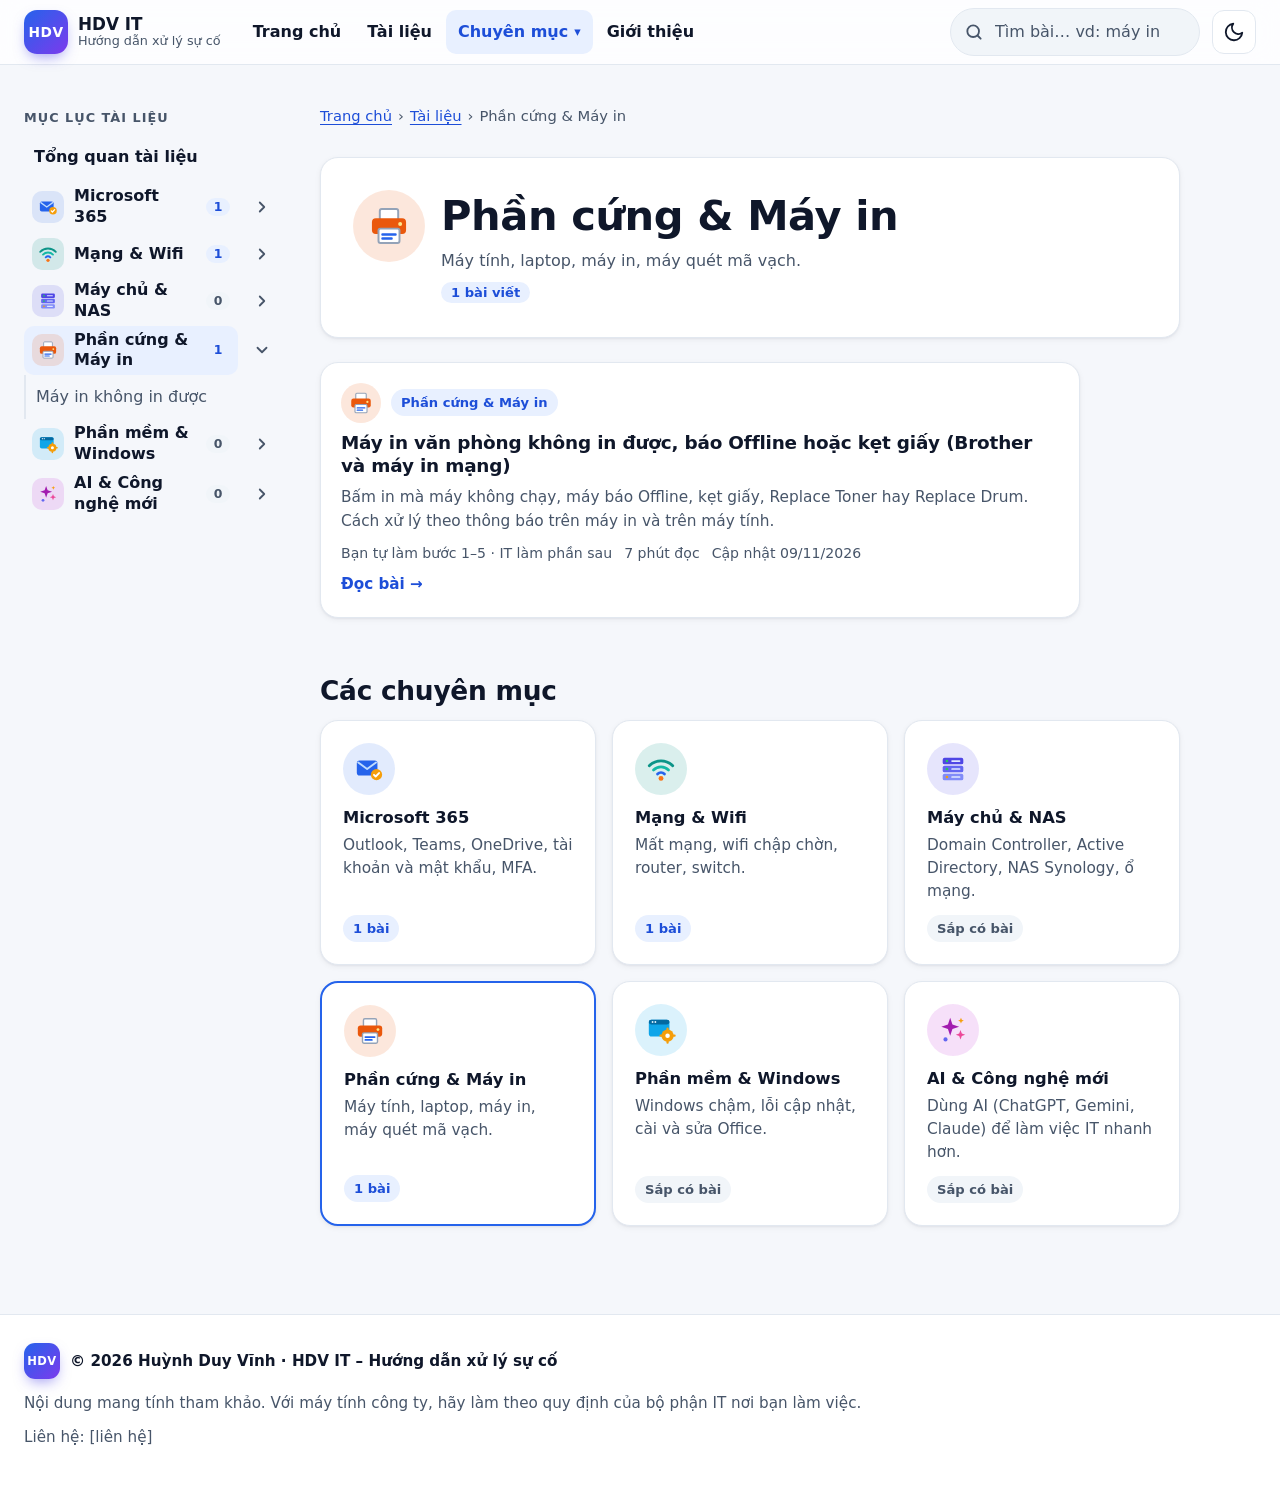
<file: chuyen-muc/phan-cung-may-in.html>
<!doctype html>
<html lang="vi" class="no-js trang-tl">
<head>
<meta charset="utf-8">
<meta name="viewport" content="width=device-width, initial-scale=1">
<title>Phần cứng &amp; Máy in – Chuyên mục | HDV IT</title>
<meta name="description" content="Hướng dẫn xử lý sự cố phần cứng và máy in: máy tính, laptop, máy in, máy quét mã vạch.">
<script>(function(){var d=document.documentElement;d.classList.remove('no-js');try{var t=localStorage.getItem('hdv-theme');if(t==='dark'||t==='light')d.setAttribute('data-theme',t)}catch(e){}})();</script>
<link rel="canonical" href="https://bengau.io.vn/chuyen-muc/phan-cung-may-in.html">
<meta property="og:type" content="website">
<meta property="og:locale" content="vi_VN">
<meta property="og:site_name" content="HDV IT">
<meta property="og:title" content="Phần cứng &amp; Máy in – Chuyên mục | HDV IT">
<meta property="og:description" content="Hướng dẫn xử lý sự cố phần cứng và máy in: máy tính, laptop, máy in, máy quét mã vạch.">
<meta property="og:url" content="https://bengau.io.vn/chuyen-muc/phan-cung-may-in.html">
<meta property="og:image" content="https://bengau.io.vn/assets/og-cover.png">
<meta property="og:image:width" content="1200">
<meta property="og:image:height" content="630">
<meta property="og:image:alt" content="HDV IT – Hướng dẫn xử lý sự cố">
<meta name="twitter:card" content="summary_large_image">
<meta name="twitter:title" content="Phần cứng &amp; Máy in – Chuyên mục | HDV IT">
<meta name="twitter:description" content="Hướng dẫn xử lý sự cố phần cứng và máy in: máy tính, laptop, máy in, máy quét mã vạch.">
<meta name="twitter:image" content="https://bengau.io.vn/assets/og-cover.png">
<link rel="icon" href="../assets/favicon.svg" type="image/svg+xml">
<link rel="stylesheet" href="../assets/style.css">
<script src="../assets/app.js" defer></script>
</head>
<body data-root="../" data-trang="chuyen-muc" data-cm="phan-cung-may-in">
<a class="skip" href="#noi-dung">Bỏ qua, đến nội dung chính</a>

<header class="topbar">
  <div class="wrap bar">
    <a class="brand" href="../index.html" aria-label="HDV IT – Trang chủ">
      <span class="logo" aria-hidden="true">HDV</span>
      <span class="brand-text"><strong>HDV IT</strong><small>Hướng dẫn xử lý sự cố</small></span>
    </a>
    <nav id="menu" class="nav" aria-label="Menu chính">
      <a href="../index.html">Trang chủ</a>
      <a href="../tai-lieu.html">Tài liệu</a>
      <div class="nav-group">
        <a class="nav-group-title" href="../index.html#chuyen-muc" aria-current="page">Chuyên mục</a>
        <div class="nav-sub">
          <a href="microsoft-365.html">Microsoft 365</a>
          <a href="mang-wifi.html">Mạng &amp; Wifi</a>
          <a href="may-chu-nas.html">Máy chủ &amp; NAS</a>
          <a href="phan-cung-may-in.html" aria-current="page">Phần cứng &amp; Máy in</a>
          <a href="phan-mem-windows.html">Phần mềm &amp; Windows</a>
          <a href="ai-cong-nghe.html">AI &amp; Công nghệ mới</a>
        </div>
      </div>
      <a href="../gioi-thieu.html">Giới thiệu</a>
    </nav>
    <div class="hsearch" id="tim-nhanh">
      <form class="hs-form" role="search" action="../tai-lieu.html">
        <label for="tim-dau" class="visually-hidden">Tìm bài hướng dẫn</label>
        <div class="hs-field">
          <svg viewBox="0 0 24 24" fill="none" stroke="currentColor" stroke-width="2.2" stroke-linecap="round" aria-hidden="true" focusable="false"><circle cx="11" cy="11" r="7"/><path d="m20 20-3.5-3.5"/></svg>
          <input id="tim-dau" name="q" type="search" autocomplete="off" placeholder="Tìm bài… vd: máy in" role="combobox" aria-expanded="false" aria-controls="kq-dau" aria-autocomplete="list">
        </div>
        <p id="tt-dau" class="visually-hidden" role="status" aria-atomic="true"></p>
        <div id="kq-dau-khung" class="hs-results" hidden>
          <p id="kq-dau-tb" class="hs-msg"></p>
          <ul id="kq-dau" class="hs-list" role="listbox" aria-label="Kết quả tìm kiếm"></ul>
        </div>
      </form>
    </div>
    <div class="bar-actions">
      <button class="icon-btn search-toggle" type="button" aria-label="Tìm kiếm" title="Tìm kiếm" aria-expanded="false" aria-controls="tim-nhanh">
        <svg viewBox="0 0 24 24" fill="none" stroke="currentColor" stroke-width="2.2" stroke-linecap="round" aria-hidden="true" focusable="false"><circle cx="11" cy="11" r="7"/><path d="m20 20-3.5-3.5"/></svg>
      </button>
      <button class="icon-btn theme-btn" type="button" aria-label="Chế độ tối" title="Chế độ tối" aria-pressed="false">
        <svg class="i-moon" viewBox="0 0 24 24" fill="none" stroke="currentColor" stroke-width="2" stroke-linecap="round" stroke-linejoin="round" aria-hidden="true" focusable="false"><path d="M21 12.8A9 9 0 1 1 11.2 3a7 7 0 0 0 9.8 9.8z"/></svg>
        <svg class="i-sun" viewBox="0 0 24 24" fill="none" stroke="currentColor" stroke-width="2" stroke-linecap="round" aria-hidden="true" focusable="false"><circle cx="12" cy="12" r="4"/><path d="M12 2v2M12 20v2M4.9 4.9l1.4 1.4M17.7 17.7l1.4 1.4M2 12h2M20 12h2M4.9 19.1l1.4-1.4M17.7 6.3l1.4-1.4"/></svg>
      </button>
      <button class="icon-btn nav-toggle menu-btn" type="button" aria-expanded="false" aria-controls="menu"><span aria-hidden="true">☰</span> Menu</button>
    </div>
  </div>
</header>

<div class="docs-bar">
  <div class="docs-bar-in">
    <button class="tree-btn" type="button" aria-expanded="false" aria-controls="cay-tai-lieu"><span aria-hidden="true">☰</span> Mục lục tài liệu</button>
  </div>
</div>

<div class="docs">
  <aside id="cay-tai-lieu" class="docs-side" aria-labelledby="cay-tieu-de">
    <div class="drawer-head">
      <p id="cay-tieu-de" class="drawer-title">Mục lục tài liệu</p>
      <button class="drawer-close" type="button" aria-label="Đóng mục lục"><span aria-hidden="true">✕</span> Đóng</button>
    </div>
    <div data-tree></div>
    <noscript><p class="tree-nojs"><a href="../tai-lieu.html">Xem danh sách tài liệu</a></p></noscript>
  </aside>
  <main id="noi-dung" tabindex="-1" class="page docs-main">
    <nav class="crumbs" aria-label="Đường dẫn">
      <ol>
        <li><a href="../index.html">Trang chủ</a></li>
        <li><a href="../tai-lieu.html">Tài liệu</a></li>
        <li aria-current="page">Phần cứng &amp; Máy in</li>
      </ol>
    </nav>

    <header class="card page-head">
      <span class="ic big t-hw" data-icon="phan-cung-may-in" aria-hidden="true"></span>
      <div>
        <h1>Phần cứng &amp; Máy in</h1>
        <p>Máy tính, laptop, máy in, máy quét mã vạch.</p>
        <span class="cat-count" data-dem="phan-cung-may-in" data-dem-kieu="viet">1 bài viết</span>
      </div>
    </header>

    <section aria-label="Bài viết trong chuyên mục" data-ds-bai="phan-cung-may-in">
      <div class="post-grid one">
        <a class="post-card reveal" href="../bai-viet/may-in-van-phong-khong-in.html">
          <span class="post-top"><span class="ic t-hw" data-icon="phan-cung-may-in" aria-hidden="true"></span><span class="chip">Phần cứng &amp; Máy in</span></span>
          <h2 style="font-size:1.15rem;margin:0">Máy in văn phòng không in được, báo Offline hoặc kẹt giấy (Brother và máy in mạng)</h2>
          <p>Bấm in mà máy không chạy, máy báo Offline, kẹt giấy, Replace Toner hay Replace Drum. Cách xử lý theo thông báo trên máy in và trên máy tính.</p>
          <span class="post-meta"><span>Bạn tự làm bước 1–5 · IT làm phần sau</span><span>7 phút đọc</span><span>Cập nhật 09/11/2026</span></span>
          <span class="read-more">Đọc bài <span aria-hidden="true">→</span></span>
        </a>
      </div>
    </section>

    <section class="section" id="cac-chuyen-muc" aria-labelledby="h-cac-muc">
      <h2 id="h-cac-muc">Các chuyên mục</h2>
      <div class="cat-grid">
        <a class="cat-card" href="microsoft-365.html">
          <span class="ic t-m365" data-icon="microsoft-365" aria-hidden="true"></span>
          <span class="cat-name">Microsoft 365</span>
          <span class="cat-desc">Outlook, Teams, OneDrive, tài khoản và mật khẩu, MFA.</span>
          <span class="cat-count" data-dem="microsoft-365">1 bài</span>
        </a>
        <a class="cat-card" href="mang-wifi.html">
          <span class="ic t-net" data-icon="mang-wifi" aria-hidden="true"></span>
          <span class="cat-name">Mạng &amp; Wifi</span>
          <span class="cat-desc">Mất mạng, wifi chập chờn, router, switch.</span>
          <span class="cat-count" data-dem="mang-wifi">1 bài</span>
        </a>
        <a class="cat-card" href="may-chu-nas.html">
          <span class="ic t-nas" data-icon="may-chu-nas" aria-hidden="true"></span>
          <span class="cat-name">Máy chủ &amp; NAS</span>
          <span class="cat-desc">Domain Controller, Active Directory, NAS Synology, ổ mạng.</span>
          <span class="cat-count zero" data-dem="may-chu-nas">Sắp có bài</span>
        </a>
        <a class="cat-card" href="phan-cung-may-in.html" aria-current="page">
          <span class="ic t-hw" data-icon="phan-cung-may-in" aria-hidden="true"></span>
          <span class="cat-name">Phần cứng &amp; Máy in</span>
          <span class="cat-desc">Máy tính, laptop, máy in, máy quét mã vạch.</span>
          <span class="cat-count" data-dem="phan-cung-may-in">1 bài</span>
        </a>
        <a class="cat-card" href="phan-mem-windows.html">
          <span class="ic t-win" data-icon="phan-mem-windows" aria-hidden="true"></span>
          <span class="cat-name">Phần mềm &amp; Windows</span>
          <span class="cat-desc">Windows chậm, lỗi cập nhật, cài và sửa Office.</span>
          <span class="cat-count zero" data-dem="phan-mem-windows">Sắp có bài</span>
        </a>
        <a class="cat-card" href="ai-cong-nghe.html">
          <span class="ic t-ai" data-icon="ai-cong-nghe" aria-hidden="true"></span>
          <span class="cat-name">AI &amp; Công nghệ mới</span>
          <span class="cat-desc">Dùng AI (ChatGPT, Gemini, Claude) để làm việc IT nhanh hơn.</span>
          <span class="cat-count zero" data-dem="ai-cong-nghe">Sắp có bài</span>
        </a>
      </div>
    </section>
    </main>
</div>

<footer class="footer">
  <div class="wrap">
    <div class="brand-line"><span class="logo" aria-hidden="true">HDV</span><strong>© 2026 Huỳnh Duy Vĩnh · HDV IT – Hướng dẫn xử lý sự cố</strong></div>
    <p>Nội dung mang tính tham khảo. Với máy tính công ty, hãy làm theo quy định của bộ phận IT nơi bạn làm việc.</p>
    <p>Liên hệ: [liên hệ]</p>
  </div>
</footer>
</body>
</html>
</file>
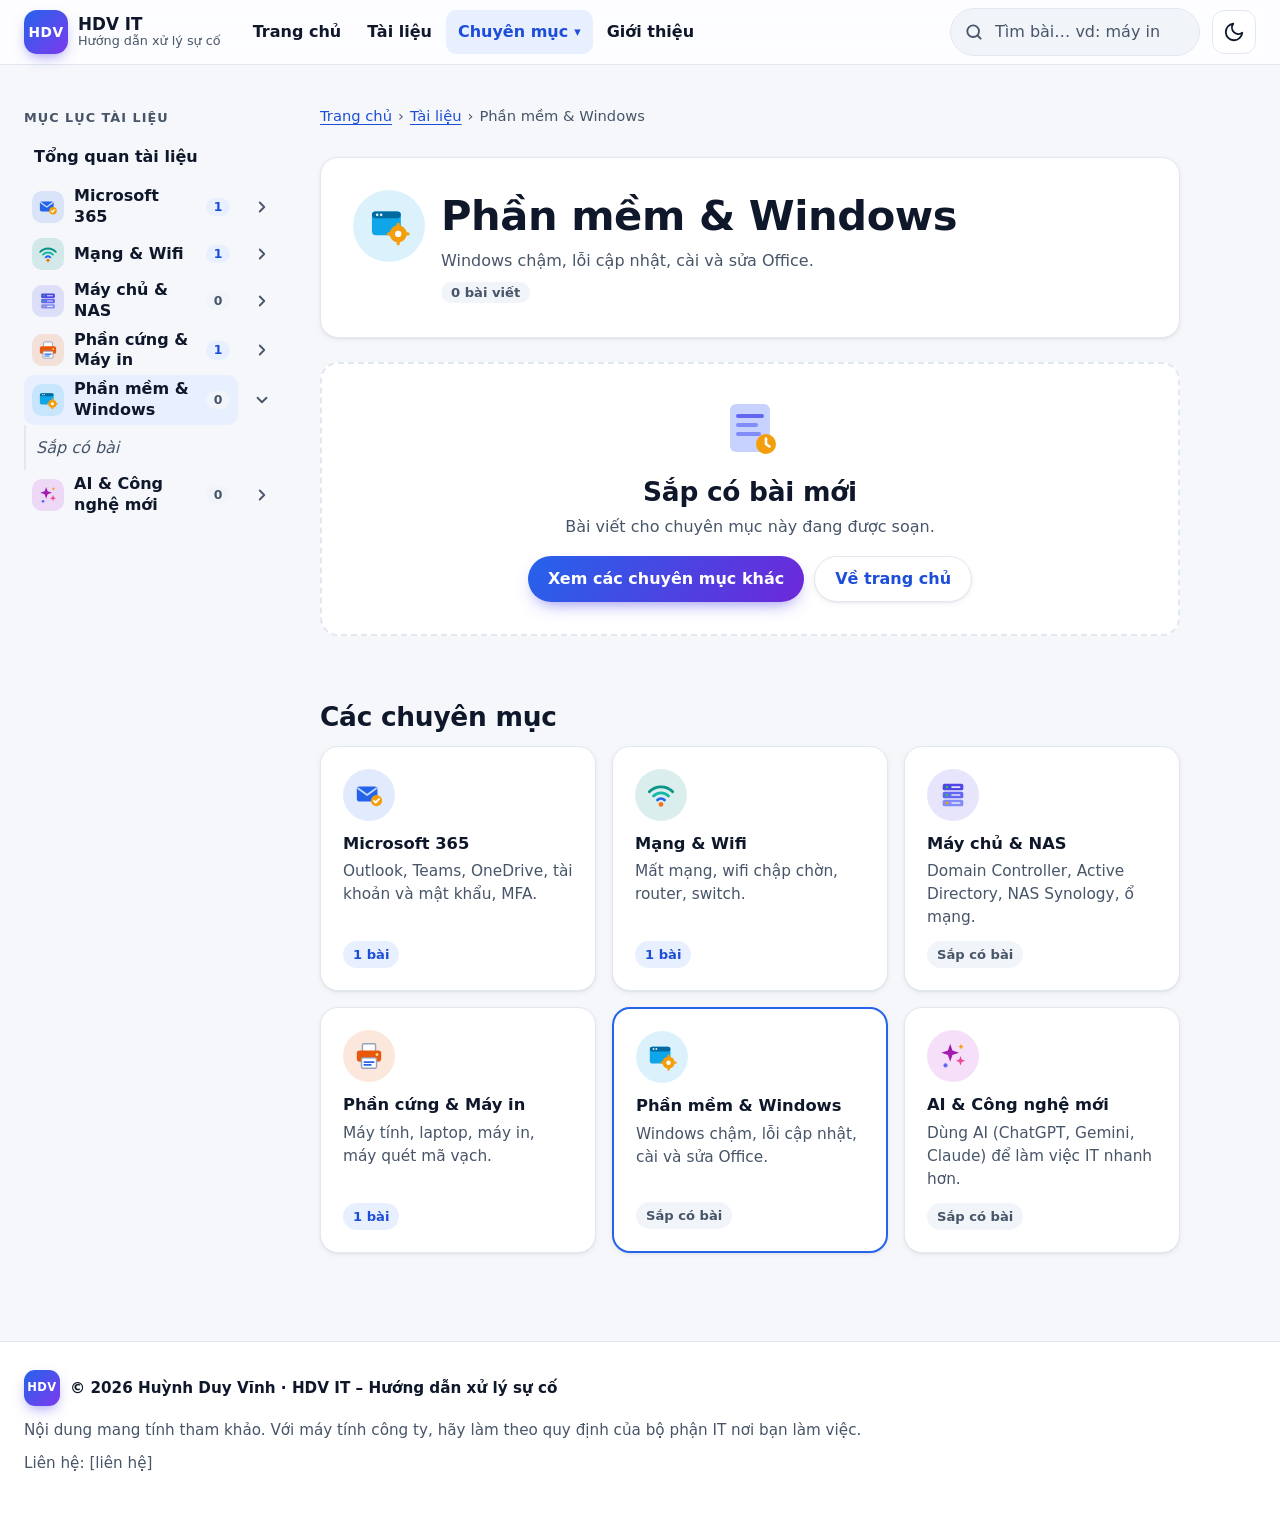
<file: chuyen-muc/phan-mem-windows.html>
<!doctype html>
<html lang="vi" class="no-js trang-tl">
<head>
<meta charset="utf-8">
<meta name="viewport" content="width=device-width, initial-scale=1">
<title>Phần mềm &amp; Windows – Chuyên mục | HDV IT</title>
<meta name="description" content="Hướng dẫn xử lý sự cố phần mềm và Windows: Windows chậm, lỗi cập nhật, cài và sửa Office. Sắp có bài mới.">
<script>(function(){var d=document.documentElement;d.classList.remove('no-js');try{var t=localStorage.getItem('hdv-theme');if(t==='dark'||t==='light')d.setAttribute('data-theme',t)}catch(e){}})();</script>
<link rel="canonical" href="https://bengau.io.vn/chuyen-muc/phan-mem-windows.html">
<meta property="og:type" content="website">
<meta property="og:locale" content="vi_VN">
<meta property="og:site_name" content="HDV IT">
<meta property="og:title" content="Phần mềm &amp; Windows – Chuyên mục | HDV IT">
<meta property="og:description" content="Hướng dẫn xử lý sự cố phần mềm và Windows: Windows chậm, lỗi cập nhật, cài và sửa Office. Sắp có bài mới.">
<meta property="og:url" content="https://bengau.io.vn/chuyen-muc/phan-mem-windows.html">
<meta property="og:image" content="https://bengau.io.vn/assets/og-cover.png">
<meta property="og:image:width" content="1200">
<meta property="og:image:height" content="630">
<meta property="og:image:alt" content="HDV IT – Hướng dẫn xử lý sự cố">
<meta name="twitter:card" content="summary_large_image">
<meta name="twitter:title" content="Phần mềm &amp; Windows – Chuyên mục | HDV IT">
<meta name="twitter:description" content="Hướng dẫn xử lý sự cố phần mềm và Windows: Windows chậm, lỗi cập nhật, cài và sửa Office. Sắp có bài mới.">
<meta name="twitter:image" content="https://bengau.io.vn/assets/og-cover.png">
<link rel="icon" href="../assets/favicon.svg" type="image/svg+xml">
<link rel="stylesheet" href="../assets/style.css">
<script src="../assets/app.js" defer></script>
</head>
<body data-root="../" data-trang="chuyen-muc" data-cm="phan-mem-windows">
<a class="skip" href="#noi-dung">Bỏ qua, đến nội dung chính</a>

<header class="topbar">
  <div class="wrap bar">
    <a class="brand" href="../index.html" aria-label="HDV IT – Trang chủ">
      <span class="logo" aria-hidden="true">HDV</span>
      <span class="brand-text"><strong>HDV IT</strong><small>Hướng dẫn xử lý sự cố</small></span>
    </a>
    <nav id="menu" class="nav" aria-label="Menu chính">
      <a href="../index.html">Trang chủ</a>
      <a href="../tai-lieu.html">Tài liệu</a>
      <div class="nav-group">
        <a class="nav-group-title" href="../index.html#chuyen-muc" aria-current="page">Chuyên mục</a>
        <div class="nav-sub">
          <a href="microsoft-365.html">Microsoft 365</a>
          <a href="mang-wifi.html">Mạng &amp; Wifi</a>
          <a href="may-chu-nas.html">Máy chủ &amp; NAS</a>
          <a href="phan-cung-may-in.html">Phần cứng &amp; Máy in</a>
          <a href="phan-mem-windows.html" aria-current="page">Phần mềm &amp; Windows</a>
          <a href="ai-cong-nghe.html">AI &amp; Công nghệ mới</a>
        </div>
      </div>
      <a href="../gioi-thieu.html">Giới thiệu</a>
    </nav>
    <div class="hsearch" id="tim-nhanh">
      <form class="hs-form" role="search" action="../tai-lieu.html">
        <label for="tim-dau" class="visually-hidden">Tìm bài hướng dẫn</label>
        <div class="hs-field">
          <svg viewBox="0 0 24 24" fill="none" stroke="currentColor" stroke-width="2.2" stroke-linecap="round" aria-hidden="true" focusable="false"><circle cx="11" cy="11" r="7"/><path d="m20 20-3.5-3.5"/></svg>
          <input id="tim-dau" name="q" type="search" autocomplete="off" placeholder="Tìm bài… vd: máy in" role="combobox" aria-expanded="false" aria-controls="kq-dau" aria-autocomplete="list">
        </div>
        <p id="tt-dau" class="visually-hidden" role="status" aria-atomic="true"></p>
        <div id="kq-dau-khung" class="hs-results" hidden>
          <p id="kq-dau-tb" class="hs-msg"></p>
          <ul id="kq-dau" class="hs-list" role="listbox" aria-label="Kết quả tìm kiếm"></ul>
        </div>
      </form>
    </div>
    <div class="bar-actions">
      <button class="icon-btn search-toggle" type="button" aria-label="Tìm kiếm" title="Tìm kiếm" aria-expanded="false" aria-controls="tim-nhanh">
        <svg viewBox="0 0 24 24" fill="none" stroke="currentColor" stroke-width="2.2" stroke-linecap="round" aria-hidden="true" focusable="false"><circle cx="11" cy="11" r="7"/><path d="m20 20-3.5-3.5"/></svg>
      </button>
      <button class="icon-btn theme-btn" type="button" aria-label="Chế độ tối" title="Chế độ tối" aria-pressed="false">
        <svg class="i-moon" viewBox="0 0 24 24" fill="none" stroke="currentColor" stroke-width="2" stroke-linecap="round" stroke-linejoin="round" aria-hidden="true" focusable="false"><path d="M21 12.8A9 9 0 1 1 11.2 3a7 7 0 0 0 9.8 9.8z"/></svg>
        <svg class="i-sun" viewBox="0 0 24 24" fill="none" stroke="currentColor" stroke-width="2" stroke-linecap="round" aria-hidden="true" focusable="false"><circle cx="12" cy="12" r="4"/><path d="M12 2v2M12 20v2M4.9 4.9l1.4 1.4M17.7 17.7l1.4 1.4M2 12h2M20 12h2M4.9 19.1l1.4-1.4M17.7 6.3l1.4-1.4"/></svg>
      </button>
      <button class="icon-btn nav-toggle menu-btn" type="button" aria-expanded="false" aria-controls="menu"><span aria-hidden="true">☰</span> Menu</button>
    </div>
  </div>
</header>

<div class="docs-bar">
  <div class="docs-bar-in">
    <button class="tree-btn" type="button" aria-expanded="false" aria-controls="cay-tai-lieu"><span aria-hidden="true">☰</span> Mục lục tài liệu</button>
  </div>
</div>

<div class="docs">
  <aside id="cay-tai-lieu" class="docs-side" aria-labelledby="cay-tieu-de">
    <div class="drawer-head">
      <p id="cay-tieu-de" class="drawer-title">Mục lục tài liệu</p>
      <button class="drawer-close" type="button" aria-label="Đóng mục lục"><span aria-hidden="true">✕</span> Đóng</button>
    </div>
    <div data-tree></div>
    <noscript><p class="tree-nojs"><a href="../tai-lieu.html">Xem danh sách tài liệu</a></p></noscript>
  </aside>
  <main id="noi-dung" tabindex="-1" class="page docs-main">
    <nav class="crumbs" aria-label="Đường dẫn">
      <ol>
        <li><a href="../index.html">Trang chủ</a></li>
        <li><a href="../tai-lieu.html">Tài liệu</a></li>
        <li aria-current="page">Phần mềm &amp; Windows</li>
      </ol>
    </nav>

    <header class="card page-head">
      <span class="ic big t-win" data-icon="phan-mem-windows" aria-hidden="true"></span>
      <div>
        <h1>Phần mềm &amp; Windows</h1>
        <p>Windows chậm, lỗi cập nhật, cài và sửa Office.</p>
        <span class="cat-count zero" data-dem="phan-mem-windows" data-dem-kieu="viet">0 bài viết</span>
      </div>
    </header>

    <section aria-label="Bài viết trong chuyên mục" data-ds-bai="phan-mem-windows" hidden>
      <div class="post-grid one"></div>
    </section>

    <section class="empty" aria-labelledby="h-sap-co" data-trong>
      <span data-icon="trong" aria-hidden="true"></span>
      <h2 id="h-sap-co">Sắp có bài mới</h2>
      <p>Bài viết cho chuyên mục này đang được soạn.</p>
      <div class="actions">
        <a class="btn" href="#cac-chuyen-muc">Xem các chuyên mục khác</a>
        <a class="btn ghost" href="../index.html">Về trang chủ</a>
      </div>
    </section>

    <section class="section" id="cac-chuyen-muc" aria-labelledby="h-cac-muc">
      <h2 id="h-cac-muc">Các chuyên mục</h2>
      <div class="cat-grid">
        <a class="cat-card" href="microsoft-365.html">
          <span class="ic t-m365" data-icon="microsoft-365" aria-hidden="true"></span>
          <span class="cat-name">Microsoft 365</span>
          <span class="cat-desc">Outlook, Teams, OneDrive, tài khoản và mật khẩu, MFA.</span>
          <span class="cat-count" data-dem="microsoft-365">1 bài</span>
        </a>
        <a class="cat-card" href="mang-wifi.html">
          <span class="ic t-net" data-icon="mang-wifi" aria-hidden="true"></span>
          <span class="cat-name">Mạng &amp; Wifi</span>
          <span class="cat-desc">Mất mạng, wifi chập chờn, router, switch.</span>
          <span class="cat-count" data-dem="mang-wifi">1 bài</span>
        </a>
        <a class="cat-card" href="may-chu-nas.html">
          <span class="ic t-nas" data-icon="may-chu-nas" aria-hidden="true"></span>
          <span class="cat-name">Máy chủ &amp; NAS</span>
          <span class="cat-desc">Domain Controller, Active Directory, NAS Synology, ổ mạng.</span>
          <span class="cat-count zero" data-dem="may-chu-nas">Sắp có bài</span>
        </a>
        <a class="cat-card" href="phan-cung-may-in.html">
          <span class="ic t-hw" data-icon="phan-cung-may-in" aria-hidden="true"></span>
          <span class="cat-name">Phần cứng &amp; Máy in</span>
          <span class="cat-desc">Máy tính, laptop, máy in, máy quét mã vạch.</span>
          <span class="cat-count" data-dem="phan-cung-may-in">1 bài</span>
        </a>
        <a class="cat-card" href="phan-mem-windows.html" aria-current="page">
          <span class="ic t-win" data-icon="phan-mem-windows" aria-hidden="true"></span>
          <span class="cat-name">Phần mềm &amp; Windows</span>
          <span class="cat-desc">Windows chậm, lỗi cập nhật, cài và sửa Office.</span>
          <span class="cat-count zero" data-dem="phan-mem-windows">Sắp có bài</span>
        </a>
        <a class="cat-card" href="ai-cong-nghe.html">
          <span class="ic t-ai" data-icon="ai-cong-nghe" aria-hidden="true"></span>
          <span class="cat-name">AI &amp; Công nghệ mới</span>
          <span class="cat-desc">Dùng AI (ChatGPT, Gemini, Claude) để làm việc IT nhanh hơn.</span>
          <span class="cat-count zero" data-dem="ai-cong-nghe">Sắp có bài</span>
        </a>
      </div>
    </section>
    </main>
</div>

<footer class="footer">
  <div class="wrap">
    <div class="brand-line"><span class="logo" aria-hidden="true">HDV</span><strong>© 2026 Huỳnh Duy Vĩnh · HDV IT – Hướng dẫn xử lý sự cố</strong></div>
    <p>Nội dung mang tính tham khảo. Với máy tính công ty, hãy làm theo quy định của bộ phận IT nơi bạn làm việc.</p>
    <p>Liên hệ: [liên hệ]</p>
  </div>
</footer>
</body>
</html>
</file>
<file: assets/style.css>
/* HDV IT – Hướng dẫn xử lý sự cố · Bản 2 (hiện đại)
   Điện thoại trước; chế độ sáng/tối bằng biến CSS. */

/* ---------- Biến màu: chế độ sáng ---------- */
:root {
  color-scheme: light;
  --bg: #f5f7fb;
  --surface: #ffffff;
  --surface-2: #f1f5f9;
  --text: #0f172a;
  --muted: #475569;
  --border: #e2e8f0;
  --primary: #2563eb;
  --primary-strong: #1d4ed8;
  --primary-soft: #e8f0ff;
  --link: #1d4ed8;
  --header-bg: rgba(255, 255, 255, .78);
  --header-solid: #ffffff;
  --shadow-sm: 0 1px 2px rgba(15, 23, 42, .05), 0 2px 6px rgba(15, 23, 42, .05);
  --shadow: 0 2px 4px -1px rgba(15, 23, 42, .05), 0 12px 28px -8px rgba(15, 23, 42, .14);
  --shadow-lg: 0 6px 12px -4px rgba(15, 23, 42, .08), 0 24px 48px -14px rgba(15, 23, 42, .24);
  --hero-from: #2563eb;
  --hero-to: #7c3aed;
  --self-bg: #effcf4;
  --self-border: #a7e3bd;
  --self-ink: #14532d;
  --self-badge: #15803d;
  --self-badge-ink: #ffffff;
  --it-bg: #f0f4fc;
  --it-border: #c9d6f0;
  --it-ink: #1e3a8a;
  --it-badge: #1e40af;
  --it-badge-ink: #ffffff;
  --warn-bg: #fff4f4;
  --warn-border: #f8c4c4;
  --warn-ink: #991b1b;
  --done-bg: #f4f1ff;
  --done-border: #d6ccfb;
  --done-ink: #4c1d95;
  --pill-amber-bg: #fef3c7;
  --pill-amber-ink: #7c2d12;
  --pill-blue-bg: #dbeafe;
  --pill-blue-ink: #1e3a8a;
  --code-bg: #0f172a;
  --code-ink: #e2e8f0;
  --code-border: #0f172a;
  --inline-code-bg: #eef2f7;
  --focus: #7c3aed;
  --radius: 18px;
  --radius-sm: 12px;
  --font: system-ui, "Segoe UI", Roboto, Arial, sans-serif;
  --mono: Consolas, "Cascadia Mono", monospace;
}

/* ---------- Biến màu: chế độ tối (chọn tay) ---------- */
:root[data-theme="dark"] {
  color-scheme: dark;
  --bg: #0b1120;
  --surface: #131c2f;
  --surface-2: #1a2540;
  --text: #e6eaf2;
  --muted: #a7b3c6;
  --border: #26344f;
  --primary: #7aa7ff;
  --primary-strong: #9dbdff;
  --primary-soft: #1b2a4a;
  --link: #93b6ff;
  --header-bg: rgba(11, 17, 32, .74);
  --header-solid: #0b1120;
  --shadow-sm: 0 1px 2px rgba(0, 0, 0, .4);
  --shadow: 0 2px 4px rgba(0, 0, 0, .3), 0 12px 28px -8px rgba(0, 0, 0, .55);
  --shadow-lg: 0 6px 12px rgba(0, 0, 0, .35), 0 24px 48px -14px rgba(0, 0, 0, .7);
  --hero-from: #1e40af;
  --hero-to: #5b21b6;
  --self-bg: #0f2a1d;
  --self-border: #1f6a43;
  --self-ink: #a7f3c4;
  --self-badge: #4ade80;
  --self-badge-ink: #052e16;
  --it-bg: #14213b;
  --it-border: #2c4475;
  --it-ink: #bcd0ff;
  --it-badge: #93b4ff;
  --it-badge-ink: #0b1a3a;
  --warn-bg: #2a1417;
  --warn-border: #6b2a30;
  --warn-ink: #fecaca;
  --done-bg: #1f1a3a;
  --done-border: #463a85;
  --done-ink: #ddd6fe;
  --pill-amber-bg: #3a2a0c;
  --pill-amber-ink: #fde68a;
  --pill-blue-bg: #1b2a4a;
  --pill-blue-ink: #bfdbfe;
  --code-bg: #0f172a;
  --code-ink: #e2e8f0;
  --code-border: #334155;
  --inline-code-bg: #1e293b;
  --focus: #c4b5fd;
}

/* ---------- Chế độ tối theo hệ thống (khi chưa chọn tay) ---------- */
@media (prefers-color-scheme: dark) {
  :root:not([data-theme="light"]) {
    color-scheme: dark;
    --bg: #0b1120;
    --surface: #131c2f;
    --surface-2: #1a2540;
    --text: #e6eaf2;
    --muted: #a7b3c6;
    --border: #26344f;
    --primary: #7aa7ff;
    --primary-strong: #9dbdff;
    --primary-soft: #1b2a4a;
    --link: #93b6ff;
    --header-bg: rgba(11, 17, 32, .74);
    --header-solid: #0b1120;
    --shadow-sm: 0 1px 2px rgba(0, 0, 0, .4);
    --shadow: 0 2px 4px rgba(0, 0, 0, .3), 0 12px 28px -8px rgba(0, 0, 0, .55);
    --shadow-lg: 0 6px 12px rgba(0, 0, 0, .35), 0 24px 48px -14px rgba(0, 0, 0, .7);
    --hero-from: #1e40af;
    --hero-to: #5b21b6;
    --self-bg: #0f2a1d;
    --self-border: #1f6a43;
    --self-ink: #a7f3c4;
    --self-badge: #4ade80;
    --self-badge-ink: #052e16;
    --it-bg: #14213b;
    --it-border: #2c4475;
    --it-ink: #bcd0ff;
    --it-badge: #93b4ff;
    --it-badge-ink: #0b1a3a;
    --warn-bg: #2a1417;
    --warn-border: #6b2a30;
    --warn-ink: #fecaca;
    --done-bg: #1f1a3a;
    --done-border: #463a85;
    --done-ink: #ddd6fe;
    --pill-amber-bg: #3a2a0c;
    --pill-amber-ink: #fde68a;
    --pill-blue-bg: #1b2a4a;
    --pill-blue-ink: #bfdbfe;
    --code-bg: #0f172a;
    --code-ink: #e2e8f0;
    --code-border: #334155;
    --inline-code-bg: #1e293b;
    --focus: #c4b5fd;
  }
}

/* ---------- Nền tảng ---------- */
*, *::before, *::after { box-sizing: border-box; }
html { -webkit-text-size-adjust: 100%; scroll-behavior: smooth; scroll-padding-top: 80px; }
/* Trang tài liệu trên điện thoại: thêm chiều cao thanh "Mục lục tài liệu" dính */
html.trang-tl { scroll-padding-top: 140px; }
@media (min-width: 1024px) { html.trang-tl { scroll-padding-top: 84px; } }
html.lock, html.lock body { overflow: hidden; }
body {
  margin: 0;
  font-family: var(--font);
  font-size: 1rem;
  line-height: 1.6;
  color: var(--text);
  background: var(--bg);
  overflow-wrap: break-word;
  transition: background-color .25s ease, color .25s ease;
}
img, svg { max-width: 100%; }
h1, h2, h3 { line-height: 1.25; margin: 0 0 .5em; letter-spacing: -.01em; }
h1 { font-size: clamp(1.7rem, 6vw, 2.6rem); font-weight: 800; }
h2 { font-size: clamp(1.3rem, 4.4vw, 1.65rem); font-weight: 750; }
h3 { font-size: 1.1rem; font-weight: 700; }
p { margin: 0 0 1em; }
a { color: var(--link); text-underline-offset: 3px; }
a:hover { color: var(--primary-strong); }
ul, ol { padding-left: 1.3em; margin: 0 0 1em; }
li { margin-bottom: .35em; }
strong { font-weight: 700; }
code {
  font-family: var(--mono);
  font-size: .92em;
  background: var(--inline-code-bg);
  padding: .1em .4em;
  border-radius: 6px;
  overflow-wrap: anywhere;
}
:focus-visible {
  outline: 3px solid var(--focus);
  outline-offset: 3px;
  border-radius: 8px;
}
[hidden] { display: none !important; }
/* Đích của neo không bị thanh menu dính che (C11) */
[id] { scroll-margin-top: 8px; }
main:focus { outline: none; }

.wrap { width: 100%; max-width: 1120px; margin: 0 auto; padding: 0 16px; }
.narrow { max-width: 792px; } /* 760 px nội dung + lề */
.muted { color: var(--muted); }
.visually-hidden {
  position: absolute !important; width: 1px; height: 1px; overflow: hidden;
  clip: rect(0 0 0 0); white-space: nowrap; border: 0; padding: 0; margin: -1px;
}

.skip {
  position: absolute; left: 12px; top: -60px; z-index: 100;
  background: var(--primary); color: #fff; padding: 10px 16px; border-radius: 10px;
  font-weight: 700; text-decoration: none;
}
.skip:focus { top: 12px; color: #fff; }

/* ---------- Thanh menu dính đầu trang ---------- */
.topbar {
  position: sticky; top: 0; z-index: 50;
  background: var(--header-solid);
  border-bottom: 1px solid var(--border);
}
@supports ((-webkit-backdrop-filter: blur(1px)) or (backdrop-filter: blur(1px))) {
  .topbar {
    background: var(--header-bg);
    -webkit-backdrop-filter: saturate(180%) blur(14px);
    backdrop-filter: saturate(180%) blur(14px);
  }
}
.bar { position: relative; display: flex; align-items: center; gap: 12px; min-height: 64px; }
.brand {
  display: inline-flex; align-items: center; gap: 10px; text-decoration: none; color: var(--text);
  min-height: 44px; margin-right: auto;
}
.brand:hover { color: var(--text); }
.logo {
  display: inline-grid; place-items: center;
  width: 44px; height: 44px; border-radius: 13px;
  background: linear-gradient(135deg, #2563eb, #7c3aed);
  color: #fff; font-weight: 800; font-size: .86rem; letter-spacing: .04em;
  box-shadow: 0 6px 14px -4px rgba(79, 70, 229, .55);
}
.brand-text { display: flex; flex-direction: column; line-height: 1.15; }
.brand-text strong { font-size: 1.05rem; }
.brand-text small { font-size: .8rem; color: var(--muted); }

.bar-actions { display: flex; align-items: center; gap: 6px; order: 3; }
.icon-btn {
  display: inline-grid; place-items: center;
  width: 44px; height: 44px; border-radius: 12px;
  border: 1px solid var(--border); background: var(--surface); color: var(--text);
  font: inherit; font-size: 1.25rem; cursor: pointer;
  transition: background-color .2s ease, transform .2s ease;
}
.icon-btn:hover { background: var(--surface-2); }
/* Nút "☰ Menu" có chữ (G8) */
.menu-btn {
  display: inline-flex; align-items: center; gap: 6px;
  width: auto; min-width: 44px; padding: 0 14px;
  font-size: 1rem; font-weight: 700;
}
.menu-btn span { font-size: 1.15rem; line-height: 1; width: 1.1em; text-align: center; }
/* Điện thoại: bỏ dòng phụ của logo; màn rất hẹp (<375 px) chỉ giữ ô logo để không tràn ngang */
@media (max-width: 479px) {
  .brand-text small { display: none; }
}
@media (max-width: 374px) {
  .brand-text { display: none; }
  .bar { gap: 8px; }
  .menu-btn { padding: 0 10px; }
}
@media (max-width: 1023.98px) {
  .bar-actions { gap: 4px; }
}
.icon-btn svg { width: 22px; height: 22px; }
.theme-btn .i-sun { display: none; }
:root[data-theme="dark"] .theme-btn .i-sun { display: block; }
:root[data-theme="dark"] .theme-btn .i-moon { display: none; }
@media (prefers-color-scheme: dark) {
  :root:not([data-theme="light"]) .theme-btn .i-sun { display: block; }
  :root:not([data-theme="light"]) .theme-btn .i-moon { display: none; }
}

.nav {
  display: none;
  position: absolute; left: 0; right: 0; top: 100%;
  margin: 0 12px; padding: 8px;
  background: var(--surface); border: 1px solid var(--border);
  border-radius: 16px; box-shadow: var(--shadow-lg);
}
.nav.open { display: block; }
.nav a {
  display: flex; align-items: center; min-height: 48px; padding: 0 14px;
  border-radius: 10px; text-decoration: none; color: var(--text); font-weight: 600;
}
.nav a:hover { background: var(--surface-2); color: var(--text); }
.nav a[aria-current="page"] { background: var(--primary-soft); color: var(--link); }
.no-js .nav { display: block; position: static; margin: 0; box-shadow: none; border: 0; background: none; }

/* Menu con: danh sách chuyên mục */
.nav { max-height: calc(100vh - 88px); overflow-y: auto; }
.nav-sub { margin: 2px 0 6px 14px; padding-left: 10px; border-left: 2px solid var(--border); }
.nav-sub a { min-height: 44px; font-weight: 500; font-size: .95rem; color: var(--muted, var(--text)); }
.nav-sub a::before { content: "›"; margin-right: 8px; color: var(--link); font-weight: 700; }

@media (min-width: 1024px) {
  .nav-toggle { display: none; }
  .brand { margin-right: 8px; }
  .nav {
    display: flex !important; gap: 2px; position: static; order: 2;
    margin: 0; padding: 0; background: none; border: 0; box-shadow: none;
    max-height: none; overflow: visible;
  }
  .nav a { min-height: 44px; }
  .nav-group { position: relative; }
  .nav-group-title::after { content: "▾"; margin-left: 6px; font-size: .8em; }
  .nav-sub {
    display: none; position: absolute; top: 100%; left: 0; z-index: 60;
    min-width: 240px; margin: 0; padding: 8px;
    background: var(--surface); border: 1px solid var(--border);
    border-radius: 14px; box-shadow: var(--shadow-lg);
  }
  .nav-group:hover .nav-sub, .nav-group:focus-within .nav-sub { display: block; }
  .nav-sub a { display: flex; white-space: nowrap; }
}

/* ---------- Phần mở đầu (hero) ---------- */
.hero {
  position: relative; overflow: hidden;
  color: #fff;
  background: linear-gradient(125deg, var(--hero-from) 0%, var(--hero-to) 100%);
  padding: 44px 0 56px;
}
.hero::before, .hero::after {
  content: ""; position: absolute; border-radius: 50%; pointer-events: none;
  background: radial-gradient(circle, rgba(255, 255, 255, .18), rgba(255, 255, 255, 0) 70%);
}
.hero::before { width: 360px; height: 360px; right: -120px; top: -140px; }
.hero::after { width: 280px; height: 280px; left: -110px; bottom: -150px; }
.hero .wrap { position: relative; }
.hero h1 { color: #fff; max-width: 18ch; }
.hero-lead { font-size: 1.06rem; max-width: 60ch; color: #fff; opacity: .96; }
.eyebrow {
  display: inline-flex; align-items: center; gap: 8px;
  font-size: .85rem; font-weight: 700; letter-spacing: .02em;
  background: rgba(255, 255, 255, .16); border: 1px solid rgba(255, 255, 255, .28);
  padding: 6px 12px; border-radius: 999px; margin-bottom: 16px;
}

.search { position: relative; max-width: 680px; margin-top: 24px; }
.search label { display: block; font-weight: 700; margin-bottom: 8px; }
.search-field { position: relative; }
.search-field svg {
  position: absolute; left: 18px; top: 50%; transform: translateY(-50%);
  width: 22px; height: 22px; color: #475569; pointer-events: none;
}
.search input {
  width: 100%; min-height: 58px;
  padding: 14px 20px 14px 52px;
  font: inherit; font-size: 1rem; color: #0f172a;
  background: #fff; border: 2px solid transparent; border-radius: 999px;
  box-shadow: 0 14px 34px -10px rgba(15, 23, 42, .45), 0 2px 6px rgba(15, 23, 42, .12);
  transition: box-shadow .2s ease, border-color .2s ease;
}
.search input::placeholder { color: #5b6678; }
.search input:focus { outline: none; border-color: #c4b5fd; box-shadow: 0 0 0 4px rgba(255, 255, 255, .35), 0 14px 34px -10px rgba(15, 23, 42, .45); }
.chips { display: flex; flex-wrap: wrap; gap: 8px; margin-top: 14px; align-items: center; }
.chips span { font-size: .9rem; opacity: .95; }
.chip-btn {
  min-height: 44px; padding: 0 16px; border-radius: 999px; cursor: pointer;
  font: inherit; font-size: .92rem; font-weight: 600; color: #fff;
  background: rgba(255, 255, 255, .16); border: 1px solid rgba(255, 255, 255, .35);
  transition: background-color .2s ease;
}
.chip-btn:hover { background: rgba(255, 255, 255, .28); }
.chip-btn:focus-visible { outline-color: #fff; }

.results {
  margin-top: 14px; background: var(--surface); color: var(--text);
  border-radius: 18px; box-shadow: var(--shadow-lg); padding: 8px; max-width: 680px;
}
.results[hidden] { display: none; }
.results p { margin: 10px 12px; color: var(--muted); }
.results ul { list-style: none; margin: 0; padding: 0; }
.results li { margin: 0; }
.results a {
  display: block; padding: 12px 14px; border-radius: 12px; text-decoration: none; color: var(--text);
}
.results a:hover, .results a:focus-visible { background: var(--surface-2); }
.results .r-title { display: block; font-weight: 700; color: var(--link); }
.results .r-desc { display: block; font-size: .92rem; color: var(--muted); }

/* ---------- Khối trang ---------- */
.section { padding: 40px 0 8px; }
.section-head { display: flex; align-items: flex-end; justify-content: space-between; gap: 12px; margin-bottom: 18px; flex-wrap: wrap; }
.section-head h2 { margin: 0; }
.section-head p { margin: 4px 0 0; color: var(--muted); }

.card {
  background: var(--surface);
  border: 1px solid var(--border);
  border-radius: var(--radius);
  box-shadow: var(--shadow-sm);
}

/* Lưới chuyên mục: 2 cột điện thoại, 3 cột máy tính */
.cat-grid { display: grid; grid-template-columns: repeat(2, minmax(0, 1fr)); gap: 12px; }
@media (min-width: 900px) { .cat-grid { grid-template-columns: repeat(3, minmax(0, 1fr)); gap: 20px; } }
.cat-card {
  display: flex; flex-direction: column; gap: 6px;
  padding: 16px; min-height: 100%;
  text-decoration: none; color: var(--text);
  background: var(--surface); border: 1px solid var(--border);
  border-radius: var(--radius); box-shadow: var(--shadow-sm);
  transition: transform .25s ease, box-shadow .25s ease, border-color .25s ease;
}
.cat-card:hover { color: var(--text); transform: translateY(-4px); box-shadow: var(--shadow-lg); border-color: transparent; }
.cat-card[aria-current="page"] { border: 2px solid var(--primary); }
.cat-name { font-weight: 750; font-size: 1.02rem; line-height: 1.3; margin-top: 6px; }
.cat-desc { font-size: .92rem; color: var(--muted); line-height: 1.5; flex: 1; }
.cat-count {
  align-self: flex-start; margin-top: 6px;
  font-size: .82rem; font-weight: 700; padding: 3px 10px; border-radius: 999px;
  background: var(--primary-soft); color: var(--link);
}
.cat-count.zero { background: var(--surface-2); color: var(--muted); }
@media (min-width: 900px) { .cat-card { padding: 22px; } .cat-desc { font-size: .96rem; } }

/* Ô tròn biểu tượng */
.ic {
  display: inline-grid; place-items: center; flex: none;
  width: 52px; height: 52px; border-radius: 50%;
  background: var(--tint, rgba(37, 99, 235, .12));
}
.ic svg { width: 30px; height: 30px; }
.ic.big { width: 72px; height: 72px; }
.ic.big svg { width: 42px; height: 42px; }
.t-m365 { --tint: rgba(37, 99, 235, .13); }
.t-net { --tint: rgba(13, 148, 136, .15); }
.t-nas { --tint: rgba(79, 70, 229, .14); }
.t-hw { --tint: rgba(234, 88, 12, .14); }
.t-win { --tint: rgba(14, 165, 233, .15); }
.t-ai { --tint: rgba(192, 38, 211, .14); }

/* Thẻ bài viết */
.post-grid { display: grid; grid-template-columns: minmax(0, 1fr); gap: 14px; }
@media (min-width: 640px) { .post-grid { grid-template-columns: repeat(2, minmax(0, 1fr)); } }
@media (min-width: 900px) { .post-grid { grid-template-columns: repeat(3, minmax(0, 1fr)); gap: 20px; } }
.post-grid.one { grid-template-columns: minmax(0, 1fr); max-width: 760px; }
@media (min-width: 900px) { .post-grid.two { grid-template-columns: repeat(2, minmax(0, 1fr)); } }
.post-card {
  display: flex; flex-direction: column; gap: 8px;
  padding: 20px; text-decoration: none; color: var(--text);
  background: var(--surface); border: 1px solid var(--border);
  border-radius: var(--radius); box-shadow: var(--shadow-sm);
  transition: transform .25s ease, box-shadow .25s ease;
}
.post-card:hover { color: var(--text); transform: translateY(-4px); box-shadow: var(--shadow-lg); }
.post-card h3 { margin: 0; font-size: 1.1rem; color: var(--text); }
.post-card p { margin: 0; color: var(--muted); font-size: .96rem; flex: 1; }
.post-top { display: flex; align-items: center; gap: 10px; }
.post-top .ic { width: 40px; height: 40px; }
.post-top .ic svg { width: 24px; height: 24px; }
.chip {
  display: inline-block; font-size: .82rem; font-weight: 700;
  padding: 3px 10px; border-radius: 999px;
  background: var(--primary-soft); color: var(--link);
}
.post-meta { font-size: .88rem; color: var(--muted); display: flex; flex-wrap: wrap; gap: 4px 12px; }
.read-more { font-weight: 700; color: var(--link); font-size: .95rem; }

/* Về tác giả */
.author {
  display: grid; grid-template-columns: auto minmax(0, 1fr); gap: 16px; align-items: start;
  padding: 22px; margin: 8px 0 0;
}
.author .logo.xl { width: 72px; height: 72px; border-radius: 20px; font-size: 1.15rem; }
.author h3 { margin: 0; font-size: 1.2rem; }
.author .role { color: var(--muted); margin: 2px 0 10px; font-weight: 600; }
.author p:last-of-type { margin-bottom: 14px; }
.btn {
  display: inline-flex; align-items: center; justify-content: center; gap: 8px;
  min-height: 46px; padding: 0 20px; border-radius: 999px;
  font-weight: 700; text-decoration: none;
  background: linear-gradient(120deg, #2563eb, #6d28d9); color: #fff;
  box-shadow: 0 8px 18px -8px rgba(79, 70, 229, .7);
  transition: transform .2s ease, box-shadow .2s ease;
}
.btn:hover { color: #fff; transform: translateY(-2px); box-shadow: 0 12px 24px -8px rgba(79, 70, 229, .8); }
button.btn { font: inherit; font-weight: 700; border: 0; cursor: pointer; }
.btn svg { width: 18px; height: 18px; flex: none; }
.btn.ghost { background: var(--surface); color: var(--link); border: 1px solid var(--border); box-shadow: var(--shadow-sm); }
.btn.ghost:hover { color: var(--primary-strong); }

/* ---------- Trang con ---------- */
.page { padding: 20px 0 32px; }
.crumbs ol { list-style: none; display: flex; flex-wrap: wrap; gap: 2px 6px; margin: 0 0 18px; padding: 0; font-size: .92rem; color: var(--muted); }
.crumbs li { margin: 0; display: inline-flex; align-items: center; }
.crumbs li + li::before { content: "›"; margin-right: 6px; color: var(--muted); }
.crumbs a { display: inline-flex; align-items: center; min-height: 44px; color: var(--link); }
.crumbs [aria-current] { padding: 11px 0; color: var(--muted); }

.page-head {
  display: flex; gap: 16px; align-items: flex-start;
  padding: 22px; margin-bottom: 24px;
}
.page-head h1 { margin-bottom: 6px; }
.page-head p { margin: 0 0 6px; color: var(--muted); }

.empty {
  text-align: center; padding: 32px 20px; margin-bottom: 8px;
  border: 2px dashed var(--border); border-radius: var(--radius); background: var(--surface);
}
.empty svg { width: 64px; height: 64px; margin-bottom: 8px; }
.empty h2 { margin-bottom: 6px; }
.empty p { color: var(--muted); }
.empty .actions { display: flex; flex-wrap: wrap; gap: 10px; justify-content: center; }

/* ---------- Bài viết ---------- */
.article-head h1 { font-size: clamp(1.55rem, 5.6vw, 2.25rem); }
.tags { list-style: none; display: flex; flex-wrap: wrap; gap: 8px; padding: 0; margin: 14px 0 16px; }
.tags li {
  margin: 0; display: inline-flex; align-items: center; gap: 6px; min-height: 44px;
  font-size: .88rem; font-weight: 600; padding: 6px 12px; border-radius: 999px;
  background: var(--surface); border: 1px solid var(--border); color: var(--text);
}
.tags li.t-cat { background: var(--primary-soft); border-color: transparent; color: var(--link); }
.tags li.t-cat { padding: 0; }
.tags a { color: inherit; text-decoration: none; display: inline-flex; align-items: center; min-height: 44px; padding: 0 14px; border-radius: 999px; }

/* Nút neo "Đi tới: Bạn tự làm" + Chia sẻ (G2, G9) */
.article-actions { display: flex; flex-wrap: wrap; align-items: center; gap: 10px; margin: 0 0 22px; }
.article-actions .btn { min-height: 48px; }
.share-status { flex-basis: 100%; margin: 0; font-size: .95rem; font-weight: 600; color: var(--self-badge); overflow-wrap: anywhere; }
.share-status:empty { margin: 0; }
.tags a:hover { text-decoration: underline; }
.tags svg { width: 16px; height: 16px; flex: none; }

.article > section { margin-bottom: 22px; }
.article h2 { margin-top: 0; }
.plain { padding: 20px; }
.plain ul { margin-bottom: 0; }
.summary {
  padding: 20px 20px 4px; border-left: 5px solid var(--primary);
  background: linear-gradient(135deg, var(--primary-soft), var(--surface) 70%);
}
.summary h2 { font-size: 1.15rem; color: var(--link); }

/* Bạn tự làm / Dành cho IT */
.box { border-radius: var(--radius); padding: 20px 18px 8px; border: 1.5px solid; }
.box.self { background: var(--self-bg); border-color: var(--self-border); }
.box.it { background: var(--it-bg); border-color: var(--it-border); }
.badge-h {
  display: inline-flex; align-items: center; gap: 8px;
  font-size: 1.08rem; font-weight: 800; letter-spacing: .01em;
  padding: 8px 16px 8px 12px; border-radius: 999px; margin-bottom: 14px;
}
.badge-h svg { width: 20px; height: 20px; flex: none; }
.self .badge-h { background: var(--self-badge); color: var(--self-badge-ink); }
.it .badge-h { background: var(--it-badge); color: var(--it-badge-ink); }
.box-note { font-size: .98rem; }
.self .box-note { color: var(--self-ink); }
.it .box-note { color: var(--it-ink); }
.it-dont { margin-top: 4px; }

/* "Dành cho IT" thu gọn mặc định (G1) */
.box.it { padding-bottom: 16px; }
.it-details > summary {
  display: flex; flex-wrap: wrap; align-items: center; gap: 6px 10px;
  min-height: 44px; cursor: pointer; list-style: none; border-radius: 14px;
}
.it-details > summary::-webkit-details-marker { display: none; }
.it-details > summary .badge-h { margin: 0; font-size: 1.02rem; }
.sum-hint {
  display: inline-flex; align-items: center; gap: 6px;
  font-weight: 700; font-size: .95rem; color: var(--it-ink); padding-left: 6px;
}
.sum-hint::after {
  content: ""; width: 9px; height: 9px; margin-left: 2px;
  border-right: 2.5px solid currentColor; border-bottom: 2.5px solid currentColor;
  transform: rotate(45deg) translateY(-2px); transition: transform .2s ease;
}
.it-details[open] .sum-hint::after { transform: rotate(-135deg) translateY(-2px); }
.it-details .h-mo { display: none; }
.it-details[open] .h-mo { display: inline; }
.it-details[open] .h-dong { display: none; }
.it-details > summary:hover .sum-hint { text-decoration: underline; }
.it-details[open] > summary { margin-bottom: 14px; }

/* Nút lên đầu trang (G9) */
.to-top {
  position: fixed; z-index: 45;
  right: 16px; bottom: calc(16px + env(safe-area-inset-bottom, 0px));
  display: inline-flex; align-items: center; gap: 6px;
  min-height: 48px; min-width: 48px; padding: 0 16px 0 14px;
  border-radius: 999px; border: 1px solid var(--border);
  background: var(--surface); color: var(--text);
  font: inherit; font-size: .95rem; font-weight: 700; cursor: pointer;
  box-shadow: var(--shadow-lg);
}
.to-top svg { width: 20px; height: 20px; }
.to-top:hover { background: var(--surface-2); }

.steps { list-style: none; counter-reset: step; padding: 0; margin: 0 0 8px; }
.steps > li {
  counter-increment: step; position: relative;
  padding: 16px 16px 8px 60px; margin-bottom: 12px; min-width: 0;
  background: var(--surface); border-radius: 14px; box-shadow: var(--shadow-sm);
}
.steps > li::before {
  content: counter(step);
  position: absolute; left: 14px; top: 14px;
  width: 34px; height: 34px; border-radius: 50%;
  display: grid; place-items: center;
  font-weight: 800; font-size: 1rem;
}
.self .steps > li::before { background: var(--self-badge); color: var(--self-badge-ink); }
.it .steps > li::before { background: var(--it-badge); color: var(--it-badge-ink); }
.steps > li > p { margin: .5em 0; }
.steps ul { padding-left: 1.15em; margin: .3em 0 .8em; }
@media (max-width: 559px) {
  .box { padding: 16px 10px 4px; }
  .box > .badge-h, .box > .box-note { margin-left: 4px; margin-right: 4px; }
  .steps > li { padding: 14px 12px 6px 50px; }
  .steps > li::before { left: 10px; top: 12px; width: 30px; height: 30px; font-size: .95rem; }
  .steps > li > .code { margin-left: -38px; }
}
.steps li li { margin-bottom: .3em; }

/* Hộp lệnh */
.code {
  position: relative; margin: 10px 0 14px; max-width: 100%;
  background: var(--code-bg); border: 1px solid var(--code-border);
  border-radius: 14px; box-shadow: 0 8px 20px -10px rgba(2, 6, 23, .6);
}
.code-bar {
  display: flex; align-items: center; justify-content: space-between; gap: 8px;
  padding: 4px 4px 4px 14px; border-bottom: 1px solid rgba(148, 163, 184, .2);
}
.code-lang { font-family: var(--mono); font-size: .78rem; color: #b4c0d3; letter-spacing: .04em; }
.copy {
  min-height: 44px; min-width: 96px; padding: 0 14px;
  font: inherit; font-size: .88rem; font-weight: 700;
  color: #e2e8f0; background: rgba(148, 163, 184, .16);
  border: 1px solid rgba(148, 163, 184, .35); border-radius: 10px; cursor: pointer;
  transition: background-color .2s ease;
}
.copy:hover { background: rgba(148, 163, 184, .3); }
.copy.ok { background: #15803d; border-color: #15803d; color: #fff; }
.copy:focus-visible { outline-color: #c4b5fd; }
.code pre {
  margin: 0; padding: 14px 16px 16px; overflow-x: auto;
  -webkit-overflow-scrolling: touch;
}
.code code {
  display: block; background: none; padding: 0; border-radius: 0;
  font-family: var(--mono); font-size: .9rem; line-height: 1.65;
  color: var(--code-ink); white-space: pre; overflow-wrap: normal; width: max-content; min-width: 100%;
}

.box.done { background: var(--done-bg); border-color: var(--done-border); padding: 20px; }
.box.done h2 { color: var(--done-ink); display: flex; align-items: center; gap: 10px; font-size: 1.2rem; }
.box.done p { margin: 0; }
.box.warn { background: var(--warn-bg); border-color: var(--warn-border); padding: 20px; }
.box.warn h2 { color: var(--warn-ink); display: flex; align-items: center; gap: 10px; font-size: 1.2rem; }
.box.warn p { margin: 0; }
.box h2 svg { width: 26px; height: 26px; flex: none; }
.sources { font-size: .92rem; color: var(--muted); }
.sources h2 { font-size: 1.05rem; color: var(--text); }

/* ---------- Giới thiệu ---------- */
.profile {
  position: relative; overflow: hidden;
  padding: 24px; margin-bottom: 28px; color: #fff; border: 0;
  background: linear-gradient(125deg, var(--hero-from), var(--hero-to));
  box-shadow: var(--shadow);
}
.profile::after {
  content: ""; position: absolute; width: 260px; height: 260px; right: -90px; top: -110px; border-radius: 50%;
  background: radial-gradient(circle, rgba(255, 255, 255, .2), rgba(255, 255, 255, 0) 70%);
}
.profile-top { display: flex; align-items: center; gap: 16px; margin-bottom: 14px; position: relative; }
.profile .logo { width: 76px; height: 76px; border-radius: 22px; font-size: 1.2rem; background: rgba(255, 255, 255, .18); border: 1px solid rgba(255, 255, 255, .35); box-shadow: none; }
.profile h1 { color: #fff; margin: 0; font-size: clamp(1.6rem, 6vw, 2.2rem); }
.profile .role { margin: 2px 0 0; font-weight: 600; }
.profile blockquote { margin: 0; position: relative; font-size: 1.04rem; }

.stats { display: grid; grid-template-columns: repeat(2, minmax(0, 1fr)); gap: 12px; }
@media (min-width: 640px) { .stats { grid-template-columns: repeat(3, minmax(0, 1fr)); } }
@media (min-width: 900px) { .stats { grid-template-columns: repeat(5, minmax(0, 1fr)); gap: 16px; } }
.stat {
  padding: 18px 16px; text-align: left;
  transition: transform .25s ease, box-shadow .25s ease;
}
.stat:hover { transform: translateY(-4px); box-shadow: var(--shadow-lg); }
.stat .num {
  display: block; font-size: 2.1rem; font-weight: 850; line-height: 1.1; letter-spacing: -.02em;
  color: var(--primary);
  margin-bottom: 6px;
}
@supports ((-webkit-background-clip: text) or (background-clip: text)) {
  .stat .num {
    background: linear-gradient(120deg, #2563eb, #7c3aed);
    -webkit-background-clip: text; background-clip: text; color: transparent;
  }
  :root[data-theme="dark"] .stat .num { background-image: linear-gradient(120deg, #93b6ff, #c4b5fd); }
}
@media (prefers-color-scheme: dark) {
  @supports ((-webkit-background-clip: text) or (background-clip: text)) {
    :root:not([data-theme="light"]) .stat .num { background-image: linear-gradient(120deg, #93b6ff, #c4b5fd); }
  }
}
.stat .lbl { font-size: .95rem; color: var(--muted); line-height: 1.45; display: block; }
.stat:last-child:nth-child(odd) { grid-column: 1 / -1; }
@media (min-width: 640px) { .stat:last-child:nth-child(odd) { grid-column: auto; } }

.skills-top { display: grid; grid-template-columns: minmax(0, 1fr); gap: 12px; margin-bottom: 16px; }
@media (min-width: 900px) { .skills-top { grid-template-columns: repeat(3, minmax(0, 1fr)); gap: 16px; } }
.skill {
  padding: 22px 18px 18px; position: relative;
  background: linear-gradient(90deg, #2563eb, #7c3aed) top / 100% 5px no-repeat, var(--surface);
}
.skill .rank {
  display: inline-block; font-size: .78rem; font-weight: 800; letter-spacing: .03em;
  padding: 3px 10px; border-radius: 999px; background: var(--pill-blue-bg); color: var(--pill-blue-ink); margin-bottom: 8px;
}
.skill h3 { margin-bottom: 4px; }
.skill p { margin: 0; color: var(--muted); font-size: .96rem; }
.skills-other { padding: 18px 20px; }
.skills-other h3 { font-size: 1rem; color: var(--muted); }
.skills-other ol { margin: 0; padding-left: 1.4em; }

.projects { display: grid; grid-template-columns: minmax(0, 1fr); gap: 14px; }
@media (min-width: 900px) { .projects { grid-template-columns: repeat(2, minmax(0, 1fr)); gap: 20px; } }
.project { padding: 20px; transition: transform .25s ease, box-shadow .25s ease; }
.project:hover { transform: translateY(-3px); box-shadow: var(--shadow-lg); }
.project ul { margin-bottom: 0; }
.pill {
  display: inline-flex; align-items: center; gap: 6px;
  font-size: .82rem; font-weight: 800; padding: 4px 12px; border-radius: 999px; margin-bottom: 10px;
}
.pill::before { content: ""; width: 8px; height: 8px; border-radius: 50%; background: currentColor; }
.pill.test { background: var(--pill-amber-bg); color: var(--pill-amber-ink); }
.pill.deploy { background: var(--pill-blue-bg); color: var(--pill-blue-ink); }
.contact { padding: 20px; }

/* ---------- Chân trang ---------- */
.footer {
  margin-top: 48px; padding: 28px 0 36px;
  background: var(--surface); border-top: 1px solid var(--border);
  font-size: .95rem; color: var(--muted);
}
.footer strong { color: var(--text); }
.footer p { margin: 0 0 .6em; }
.footer .brand-line { display: flex; align-items: center; gap: 10px; margin-bottom: 12px; }
.footer .logo { width: 36px; height: 36px; border-radius: 11px; font-size: .72rem; }

/* ---------- Hiệu ứng hiện thẻ ---------- */
.reveal { transition: opacity .55s ease, transform .55s ease; }
.reveal.hide { opacity: 0; transform: translateY(16px); }

@media (prefers-reduced-motion: reduce) {
  html { scroll-behavior: auto; }
  *, *::before, *::after { transition: none !important; animation: none !important; }
  .reveal.hide { opacity: 1; transform: none; }
  .cat-card:hover, .post-card:hover, .stat:hover, .project:hover, .btn:hover { transform: none; }
}

@media (min-width: 900px) {
  .hero { padding: 72px 0 84px; }
  .section { padding-top: 56px; }
  .page { padding-top: 28px; }
  .box { padding: 26px 26px 12px; }
  .page-head, .profile { padding: 32px; }
}

@media print {
  .topbar, .copy, .search, .chips, .to-top, .article-actions { display: none !important; }
  body { background: #fff; color: #000; }
}

/* =====================================================================
   BẢN 6 – Trang giới thiệu sản phẩm + Trung tâm trợ giúp
   ===================================================================== */

/* ---------- Ô tìm nhỏ trên thanh đầu trang ---------- */
.search-toggle svg { width: 22px; height: 22px; }
.search-toggle[aria-expanded="true"] { background: var(--primary-soft); color: var(--link); border-color: transparent; }
.no-js .search-toggle { display: none; }
.hsearch { display: none; }
.hsearch.open {
  display: block; position: absolute; z-index: 55; left: 0; right: 0; top: 100%;
  padding: 12px 16px 14px; background: var(--surface);
  border-bottom: 1px solid var(--border); box-shadow: var(--shadow-lg);
}
.hs-form { position: relative; margin: 0; }
.hs-field { position: relative; }
.hs-field svg {
  position: absolute; left: 14px; top: 50%; transform: translateY(-50%);
  width: 20px; height: 20px; color: var(--muted); pointer-events: none;
}
.hsearch input {
  width: 100%; min-height: 46px; padding: 10px 14px 10px 44px;
  font: inherit; font-size: 1rem; color: var(--text);
  background: var(--surface-2); border: 1.5px solid var(--border); border-radius: 12px;
  -webkit-appearance: none; appearance: none;
}
.hsearch input::placeholder { color: var(--muted); opacity: 1; }
.hsearch input:focus { outline: none; border-color: var(--focus); box-shadow: 0 0 0 3px rgba(124, 58, 237, .28); background: var(--surface); }
.hs-results { margin-top: 10px; max-height: min(62vh, 440px); overflow-y: auto; overscroll-behavior: contain; }
.hs-msg { margin: 4px 10px 6px; font-size: .9rem; font-weight: 600; color: var(--muted); }
.hs-msg:empty { display: none; }
.hs-list { list-style: none; margin: 0; padding: 0; }
.hs-list li { margin: 0; }
.hs-list a {
  display: block; padding: 10px 12px; min-height: 44px; border-radius: 10px;
  text-decoration: none; color: var(--text);
}
.hs-list li.active a, .hs-list a:hover { background: var(--primary-soft); }
.hs-list li.active a { box-shadow: inset 3px 0 0 var(--primary); }
.hs-t { display: block; font-weight: 700; color: var(--link); line-height: 1.4; }
.hs-c { display: block; font-size: .88rem; color: var(--muted); margin-top: 2px; }
@media (min-width: 1024px) {
  .search-toggle { display: none; }
  .hsearch, .hsearch.open {
    display: block; position: relative; order: 3; z-index: auto; left: auto; right: auto; top: auto;
    width: 200px; margin-left: auto; padding: 0; background: none; border: 0; box-shadow: none;
  }
  .hsearch input { min-height: 44px; border-radius: 999px; }
  .hs-results {
    position: absolute; right: 0; top: calc(100% + 10px); z-index: 60;
    width: 400px; margin: 0; padding: 6px;
    background: var(--surface); border: 1px solid var(--border); border-radius: 16px; box-shadow: var(--shadow-lg);
  }
  .bar-actions { order: 4; }
  .nav a { padding: 0 12px; }
}
@media (min-width: 1200px) { .hsearch, .hsearch.open { width: 250px; } }

/* ---------- Nút trên nền màu (hero, banner) ---------- */
.btn-white { background: #fff; color: #1d4ed8; box-shadow: 0 10px 24px -10px rgba(15, 23, 42, .55); }
.btn-white:hover { color: #1e3a8a; box-shadow: 0 14px 28px -10px rgba(15, 23, 42, .6); }
.btn-line { background: rgba(255, 255, 255, .12); color: #fff; border: 1.5px solid rgba(255, 255, 255, .7); box-shadow: none; }
.btn-line:hover { background: rgba(255, 255, 255, .22); color: #fff; box-shadow: none; }
.btn-white:focus-visible, .btn-line:focus-visible { outline-color: #fff; }

/* ---------- Trang chủ: hero 2 cột ---------- */
.hero-grid { display: grid; grid-template-columns: minmax(0, 1fr); gap: 28px; align-items: center; }
.hero-cta { display: flex; flex-wrap: wrap; gap: 10px; margin-top: 18px; }
.hero-cta .btn { min-height: 50px; }
.hero-art { justify-self: center; width: 100%; max-width: 340px; }
.hero-art svg { display: block; width: 100%; height: auto; filter: drop-shadow(0 18px 30px rgba(15, 23, 42, .25)); }
@media (max-width: 420px) { .hero-cta .btn { flex: 1 1 100%; } }
@media (min-width: 900px) {
  .hero-grid { grid-template-columns: minmax(0, 1.08fr) minmax(0, .92fr); gap: 40px; }
  .hero-art { max-width: 480px; }
  .hero { padding-bottom: 104px; }
}

/* 3 khối giá trị */
.values { display: grid; grid-template-columns: minmax(0, 1fr); gap: 14px; }
.value { padding: 20px; display: grid; grid-template-columns: 56px minmax(0, 1fr); gap: 4px 16px; align-items: start; }
.value svg { width: 56px; height: 56px; grid-row: span 2; }
.value h3 { margin: 4px 0 2px; font-size: 1.08rem; }
.value p { margin: 0; color: var(--muted); }
@media (min-width: 900px) {
  .values-sec { position: relative; z-index: 2; margin-top: -64px; padding-top: 0; }
  .values { grid-template-columns: repeat(3, minmax(0, 1fr)); gap: 20px; }
  .value { display: block; padding: 24px; box-shadow: var(--shadow); }
  .value svg { width: 64px; height: 64px; margin-bottom: 12px; }
}

/* Nhóm hướng dẫn: thẻ lớn */
.cat-grid.big { grid-template-columns: minmax(0, 1fr); gap: 14px; }
@media (min-width: 560px) { .cat-grid.big { grid-template-columns: repeat(2, minmax(0, 1fr)); } }
@media (min-width: 900px) { .cat-grid.big { grid-template-columns: repeat(3, minmax(0, 1fr)); gap: 20px; } }
.cat-grid.big .cat-card { padding: 20px; gap: 8px; position: relative; overflow: hidden; }
.cat-grid.big .cat-card::after {
  content: ""; position: absolute; right: -40px; top: -40px; width: 120px; height: 120px; border-radius: 50%;
  background: var(--tint, rgba(37, 99, 235, .1)); opacity: .55; pointer-events: none;
}
.cat-grid.big .ic { width: 60px; height: 60px; border-radius: 18px; }
.cat-grid.big .ic svg { width: 34px; height: 34px; }
.cat-grid.big .cat-name { font-size: 1.12rem; }
@media (max-width: 559px) {
  .cat-grid.big .cat-card { display: grid; grid-template-columns: 52px minmax(0, 1fr); gap: 4px 14px; padding: 16px; }
  .cat-grid.big .ic { width: 52px; height: 52px; border-radius: 16px; grid-row: span 2; }
  .cat-grid.big .ic svg { width: 30px; height: 30px; }
  .cat-grid.big .cat-name { margin-top: 2px; }
  .cat-grid.big .cat-foot { grid-column: 1 / -1; }
}
.cat-foot { display: flex; align-items: center; justify-content: space-between; gap: 10px; margin-top: 8px; }
.cat-foot .cat-count { margin-top: 0; }
.cat-go {
  display: inline-flex; align-items: center; gap: 6px; min-height: 40px; padding: 0 16px;
  border-radius: 999px; font-weight: 700; color: var(--link);
  border: 1.5px solid var(--border); background: var(--surface);
  transition: background-color .2s ease, color .2s ease, border-color .2s ease;
}
.cat-card:hover .cat-go { background: var(--primary); border-color: var(--primary); color: #fff; }
:root[data-theme="dark"] .cat-card:hover .cat-go { color: #0b1120; }
@media (prefers-color-scheme: dark) { :root:not([data-theme="light"]) .cat-card:hover .cat-go { color: #0b1120; } }

/* Banner kêu gọi */
.cta {
  position: relative; overflow: hidden;
  display: grid; grid-template-columns: minmax(0, 1fr); gap: 14px; align-items: center;
  padding: 24px; border-radius: 22px; color: #fff;
  background: linear-gradient(120deg, var(--hero-from), var(--hero-to));
  box-shadow: var(--shadow);
}
.cta::after {
  content: ""; position: absolute; right: -70px; bottom: -90px; width: 240px; height: 240px; border-radius: 50%;
  background: radial-gradient(circle, rgba(255, 255, 255, .2), rgba(255, 255, 255, 0) 70%); pointer-events: none;
}
.cta-art { width: 56px; height: 56px; }
.cta h2 { color: #fff; margin: 0 0 4px; }
.cta p { margin: 0; font-size: 1.05rem; }
.cta .btn { justify-self: start; position: relative; z-index: 1; min-height: 50px; padding: 0 26px; }
@media (min-width: 760px) {
  .cta { grid-template-columns: auto minmax(0, 1fr) auto; gap: 22px; padding: 30px 36px; }
  .cta-art { width: 72px; height: 72px; }
}

/* Nút nổi "Liên hệ IT" (trang chủ) – nút Lên đầu xếp phía trên */
.fab-contact {
  position: fixed; z-index: 46; right: 16px; bottom: calc(16px + env(safe-area-inset-bottom, 0px));
  display: inline-flex; align-items: center; gap: 8px;
  min-height: 52px; padding: 0 20px 0 16px; border-radius: 999px;
  font-weight: 800; text-decoration: none; color: #fff;
  background: linear-gradient(120deg, #2563eb, #6d28d9);
  box-shadow: 0 12px 26px -8px rgba(79, 70, 229, .75);
}
.fab-contact svg { width: 22px; height: 22px; flex: none; }
.fab-contact:hover { color: #fff; filter: brightness(1.08); }
.fab-contact:focus-visible { outline-color: var(--focus); }
.has-fab .to-top { bottom: calc(80px + env(safe-area-inset-bottom, 0px)); }
.has-fab .footer { padding-bottom: 96px; }

/* ---------- Khu tài liệu: thanh "Mục lục tài liệu" (điện thoại) ---------- */
.docs-bar {
  position: sticky; top: 64px; z-index: 40;
  background: var(--header-solid); border-bottom: 1px solid var(--border);
}
.docs-bar-in { max-width: 1320px; margin: 0 auto; padding: 8px 16px; }
.tree-btn {
  display: inline-flex; align-items: center; gap: 8px; width: 100%;
  min-height: 44px; padding: 0 14px; border-radius: 12px; cursor: pointer;
  font: inherit; font-weight: 700; color: var(--text);
  background: var(--surface-2); border: 1px solid var(--border);
}
.tree-btn span { font-size: 1.15rem; line-height: 1; color: var(--link); }
.tree-btn:hover { background: var(--primary-soft); }
.no-js .docs-bar { display: none; }

/* Khung 3 cột */
.docs { width: 100%; max-width: 1320px; margin: 0 auto; padding: 0 16px; }
.docs-main { min-width: 0; }
.docs-main > .crumbs:first-child ol { margin-top: 0; }
html.trang-tl .topbar .wrap, html.trang-tl .footer .wrap { max-width: 1320px; }
@media (min-width: 1024px) {
  .docs-bar { display: none; }
  .docs {
    display: grid; grid-template-columns: 264px minmax(0, 1fr); gap: 32px;
    align-items: start; padding: 0 24px;
  }
  html.trang-tl .topbar .wrap, html.trang-tl .footer .wrap { padding: 0 24px; }
  .docs-main { width: 100%; max-width: 860px; }
  body[data-trang="bai"] .docs-main { max-width: 760px; }
}
@media (min-width: 1200px) {
  body[data-trang="bai"] .docs { grid-template-columns: 264px minmax(0, 1fr) 208px; gap: 28px; }
}

/* Cột trái: cây mục lục */
.drawer-head { display: flex; align-items: center; justify-content: space-between; gap: 8px; margin: 0 0 6px; }
.drawer-title { margin: 0; font-size: .8rem; font-weight: 800; letter-spacing: .08em; text-transform: uppercase; color: var(--muted); }
.drawer-close {
  display: inline-flex; align-items: center; gap: 6px; min-height: 44px; padding: 0 14px;
  font: inherit; font-weight: 700; color: var(--text); cursor: pointer;
  background: var(--surface-2); border: 1px solid var(--border); border-radius: 12px;
}
.drawer-close:hover { background: var(--primary-soft); }
.tree { font-size: 1rem; }
.tree ul { list-style: none; margin: 0; padding: 0; }
.tree li { margin: 0; }
.tree a { text-decoration: none; }
.tree-root {
  display: flex; align-items: center; min-height: 44px; padding: 0 10px; margin-bottom: 4px;
  border-radius: 10px; font-weight: 700; color: var(--text);
}
.tree-row { display: flex; align-items: center; gap: 2px; }
.tree-cat-link {
  flex: 1; min-width: 0; display: flex; align-items: center; gap: 10px;
  min-height: 44px; padding: 4px 8px; border-radius: 10px;
  color: var(--text); font-weight: 600; line-height: 1.3;
}
.tree-cat-link .ic.sm { width: 32px; height: 32px; border-radius: 10px; }
.tree-cat-link .ic.sm svg { width: 20px; height: 20px; }
.tree-name { flex: 1; min-width: 0; }
.tree-num {
  flex: none; min-width: 24px; padding: 1px 7px; border-radius: 999px; text-align: center;
  font-size: .78rem; font-weight: 800; background: var(--primary-soft); color: var(--link);
}
.tree-num.zero { background: var(--surface-2); color: var(--muted); }
.tree-tog {
  flex: none; display: inline-grid; place-items: center; width: 44px; height: 44px;
  border: 0; border-radius: 10px; background: none; color: var(--muted); cursor: pointer;
}
.tree-tog svg { width: 18px; height: 18px; transition: transform .2s ease; }
.tree-tog[aria-expanded="true"] svg { transform: rotate(90deg); }
.tree-tog:hover { background: var(--surface-2); color: var(--text); }
.tree-sub { margin: 0 0 6px 24px; padding-left: 10px; border-left: 2px solid var(--border); }
.tree-sub a {
  display: flex; align-items: center; min-height: 44px; padding: 8px 10px; border-radius: 8px;
  color: var(--muted); line-height: 1.35;
}
.tree-empty { padding: 10px; color: var(--muted); font-style: italic; }
.tree a:hover { background: var(--surface-2); color: var(--text); }
.tree-cat.is-here > .tree-row .tree-cat-link { font-weight: 800; color: var(--text); }
.tree a[aria-current="page"] { background: var(--primary-soft); color: var(--link); font-weight: 800; }
.tree-sub a[aria-current="page"] { box-shadow: inset 3px 0 0 var(--primary); }
.tree-nojs { padding: 10px; }

@media (max-width: 1023.98px) {
  .docs-side {
    position: fixed; z-index: 80; top: 0; bottom: 0; left: 0;
    width: min(88vw, 340px); padding: 12px 12px 28px;
    overflow-y: auto; overscroll-behavior: contain;
    background: var(--surface); border-right: 1px solid var(--border); box-shadow: var(--shadow-lg);
    transform: translateX(-105%); visibility: hidden;
    transition: transform .25s ease, visibility 0s linear .25s;
  }
  .docs-side.open { transform: none; visibility: visible; transition: transform .25s ease, visibility 0s; }
  .drawer-head { padding: 0 0 8px 6px; border-bottom: 1px solid var(--border); margin-bottom: 10px; }
  .drawer-title { font-size: 1rem; letter-spacing: 0; text-transform: none; color: var(--text); }
  .no-js .docs-side { position: static; transform: none; visibility: visible; width: auto; box-shadow: none; border: 0; padding: 12px 0 0; background: none; }
  .no-js .drawer-close { display: none; }
}
.drawer-backdrop { position: fixed; inset: 0; z-index: 79; background: rgba(2, 6, 23, .55); }
@media (min-width: 1024px) {
  .docs-side {
    position: sticky; top: 80px; max-height: calc(100vh - 96px); overflow-y: auto;
    padding: 28px 4px 24px 0; scrollbar-width: thin;
  }
  .drawer-close { display: none; }
  .drawer-backdrop { display: none !important; }
}

/* Cột phải: "Trong bài này" */
.docs-toc { display: none; }
.toc-title { margin: 0 0 10px; font-size: .8rem; font-weight: 800; letter-spacing: .08em; text-transform: uppercase; color: var(--muted); }
.toc-list { list-style: none; margin: 0; padding: 0; }
.toc-list li { margin: 0; }
.docs-toc .toc-list { border-left: 2px solid var(--border); }
.docs-toc .toc-list a {
  display: block; margin-left: -2px; padding: 10px 12px; line-height: 1.35;
  border-left: 2px solid transparent; color: var(--muted); text-decoration: none;
}
.docs-toc .toc-list a:hover { color: var(--text); }
.docs-toc .toc-list a.is-active { border-left-color: var(--primary); color: var(--link); font-weight: 700; }
@media (min-width: 1200px) {
  .docs-toc:not([hidden]) {
    display: block; position: sticky; top: 80px; max-height: calc(100vh - 96px); overflow-y: auto;
    padding: 28px 0 24px; scrollbar-width: thin;
  }
}
/* Điện thoại: khối thu gọn "Trong bài này" ở đầu bài */
.toc-m { margin: 0 0 22px; border: 1px solid var(--border); border-radius: 14px; background: var(--surface); box-shadow: var(--shadow-sm); }
.toc-m > summary {
  display: flex; align-items: center; justify-content: space-between; gap: 10px;
  min-height: 50px; padding: 0 16px; cursor: pointer; list-style: none;
  font-weight: 800; border-radius: 14px;
}
.toc-m > summary::-webkit-details-marker { display: none; }
.toc-m > summary::after {
  content: ""; width: 9px; height: 9px; margin-right: 4px;
  border-right: 2.5px solid currentColor; border-bottom: 2.5px solid currentColor;
  transform: rotate(45deg) translateY(-2px); transition: transform .2s ease;
}
.toc-m[open] > summary::after { transform: rotate(-135deg) translateY(-2px); }
.toc-m .toc-list { padding: 0 8px 10px; }
.toc-m .toc-list a {
  display: flex; align-items: center; min-height: 44px; padding: 6px 10px; border-radius: 8px;
  color: var(--text); text-decoration: none; line-height: 1.35;
}
.toc-m .toc-list a:hover { background: var(--surface-2); }
.toc-m .toc-list a.is-active { background: var(--primary-soft); color: var(--link); font-weight: 700; }
@media (min-width: 1200px) { body[data-trang="bai"] .toc-m { display: none; } }

/* Bài trước / bài sau */
.pager { display: grid; grid-template-columns: minmax(0, 1fr); gap: 12px; margin: 30px 0 8px; }
@media (min-width: 560px) {
  .pager { grid-template-columns: repeat(2, minmax(0, 1fr)); }
  .pager-next { grid-column: 2; text-align: right; }
}
.pager a {
  display: flex; flex-direction: column; gap: 4px; padding: 16px 18px; min-height: 44px;
  border: 1px solid var(--border); border-radius: 16px; background: var(--surface);
  text-decoration: none; color: var(--text); box-shadow: var(--shadow-sm);
  transition: border-color .2s ease, box-shadow .2s ease;
}
.pager a:hover { border-color: var(--primary); box-shadow: var(--shadow); color: var(--text); }
.pager-lbl { font-weight: 800; color: var(--link); }
.pager-title { color: var(--muted); line-height: 1.45; }

/* Tiêu đề bài trong danh sách chuyên mục */
.post-h { font-size: 1.15rem; margin: 0; }
.docs-main .cat-grid { grid-template-columns: repeat(2, minmax(0, 1fr)); }
@media (min-width: 1200px) { .docs-main .cat-grid { grid-template-columns: repeat(3, minmax(0, 1fr)); gap: 16px; } }
@media (max-width: 359px) { .docs-main .cat-grid { grid-template-columns: minmax(0, 1fr); } }

/* ---------- Trang Tài liệu ---------- */
.tl-hero { margin-bottom: 18px; }
.search.on-light { max-width: none; margin: 0 0 26px; }
.search.on-light input { border: 1.5px solid var(--border); box-shadow: var(--shadow-sm); background: var(--surface); color: var(--text); }
.search.on-light input::placeholder { color: var(--muted); }
.search.on-light .search-field svg { color: var(--muted); }
.search.on-light input:focus { border-color: var(--focus); box-shadow: 0 0 0 3px rgba(124, 58, 237, .25); }
.search.on-light .chips span { color: var(--muted); opacity: 1; }
.search.on-light .chip-btn { color: var(--link); background: var(--primary-soft); border-color: transparent; }
.search.on-light .chip-btn:hover { background: var(--surface-2); }
.search.on-light .chip-btn:focus-visible { outline-color: var(--focus); }
.search.on-light .results { max-width: none; border: 1px solid var(--border); }
.tl-grid { display: grid; grid-template-columns: minmax(0, 1fr); gap: 16px; }
@media (min-width: 1200px) { .tl-grid { grid-template-columns: repeat(2, minmax(0, 1fr)); gap: 18px; } }
.tl-cat { padding: 18px; }
.tl-head { display: grid; grid-template-columns: auto minmax(0, 1fr); gap: 6px 14px; align-items: start; }
.tl-head .cat-count { grid-column: 2; justify-self: start; margin: 0; }
.tl-txt h2 { font-size: 1.15rem; margin: 2px 0 4px; }
.tl-txt h2 a { color: var(--text); text-decoration: none; display: inline-flex; align-items: center; min-height: 32px; }
.tl-txt h2 a:hover { color: var(--link); text-decoration: underline; }
.tl-txt p { margin: 0; color: var(--muted); }
.tl-list { list-style: none; margin: 14px 0 0; padding: 0; border-top: 1px solid var(--border); }
.tl-list li { margin: 0; border-bottom: 1px solid var(--border); }
.tl-list li:last-child { border-bottom: 0; }
.tl-list a { display: block; padding: 12px 8px; min-height: 44px; border-radius: 10px; text-decoration: none; }
.tl-list a:hover { background: var(--surface-2); }
.tl-t { display: block; font-weight: 700; color: var(--link); line-height: 1.4; }
.tl-d { display: block; font-size: .9rem; color: var(--muted); margin-top: 2px; }
.tl-empty { margin: 14px 0 0; padding: 12px; border: 2px dashed var(--border); border-radius: 12px; color: var(--muted); text-align: center; font-weight: 600; }

@media (prefers-reduced-motion: reduce) {
  .docs-side, .docs-side.open { transition: none !important; }
}
@media print {
  .docs-bar, .docs-side, .docs-toc, .toc-m, .pager, .fab-contact, .hsearch, .drawer-backdrop { display: none !important; }
  .docs { display: block; }
}
</file>
